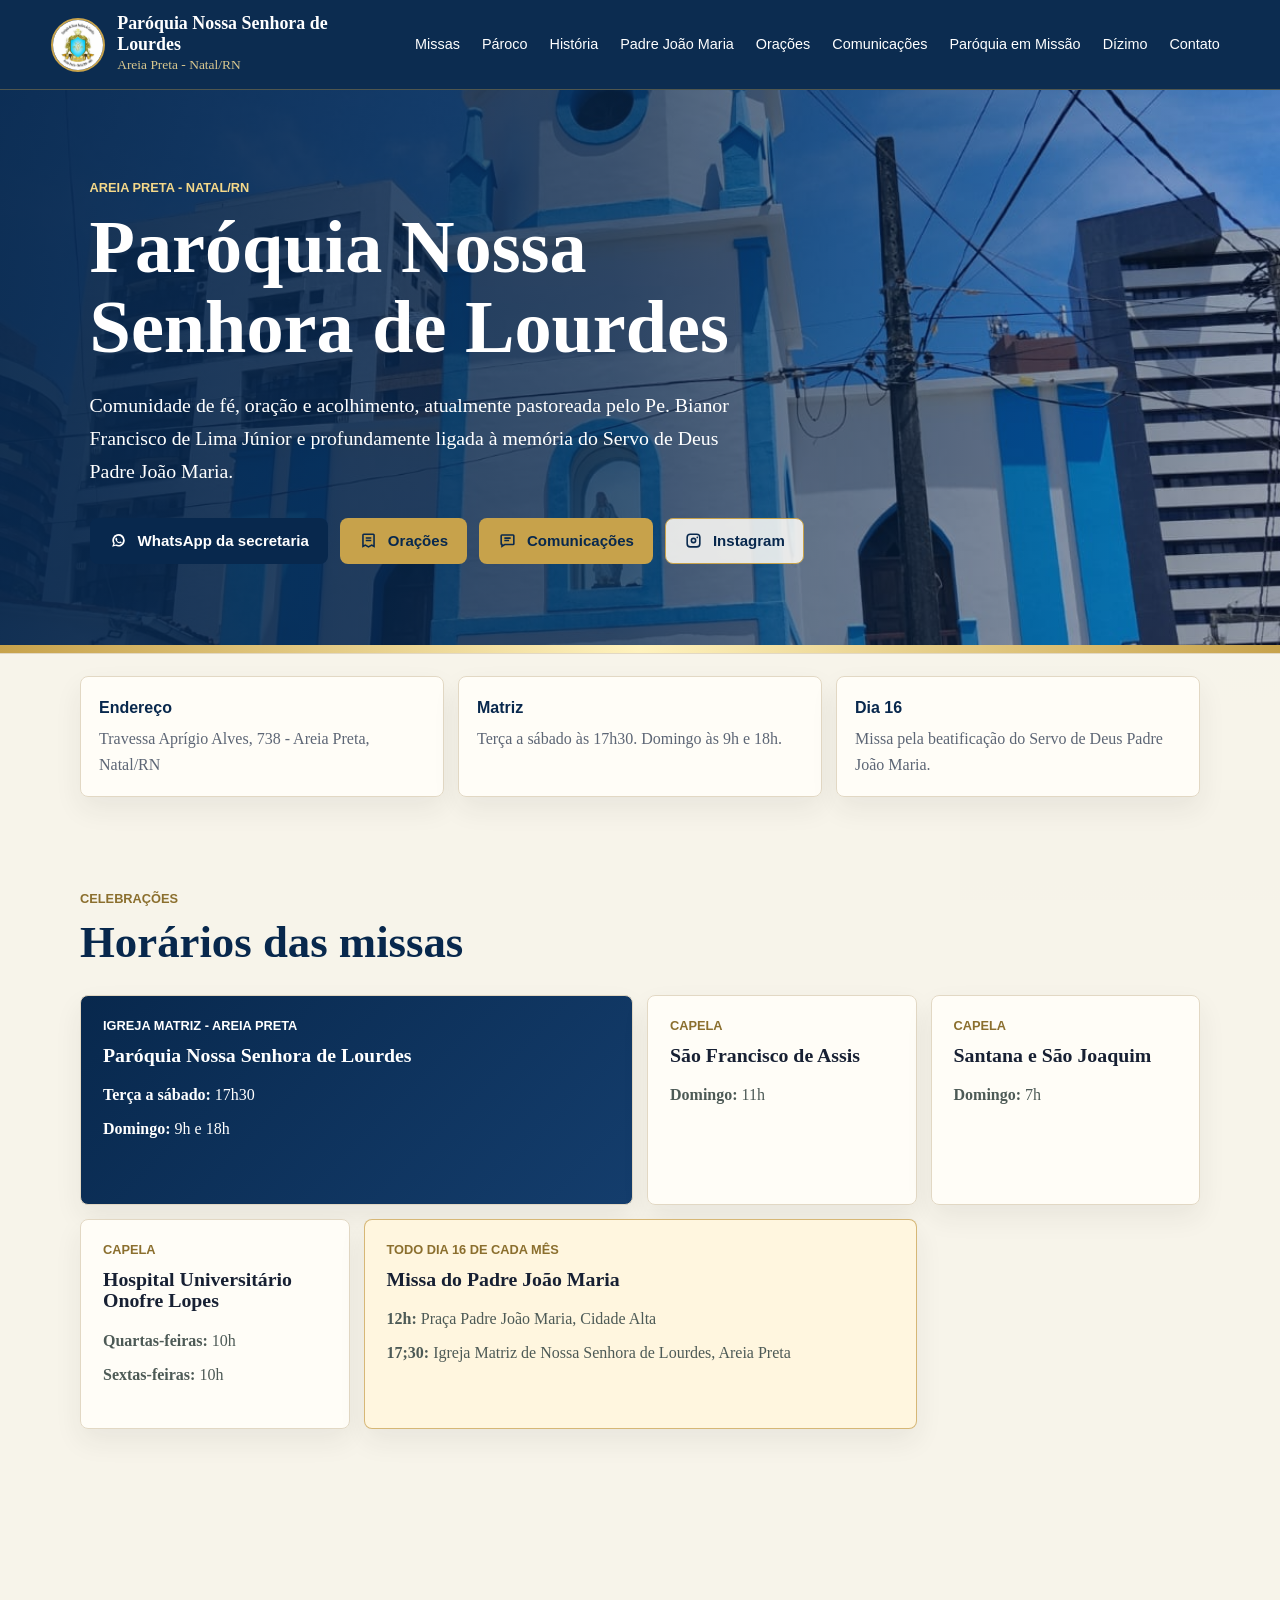
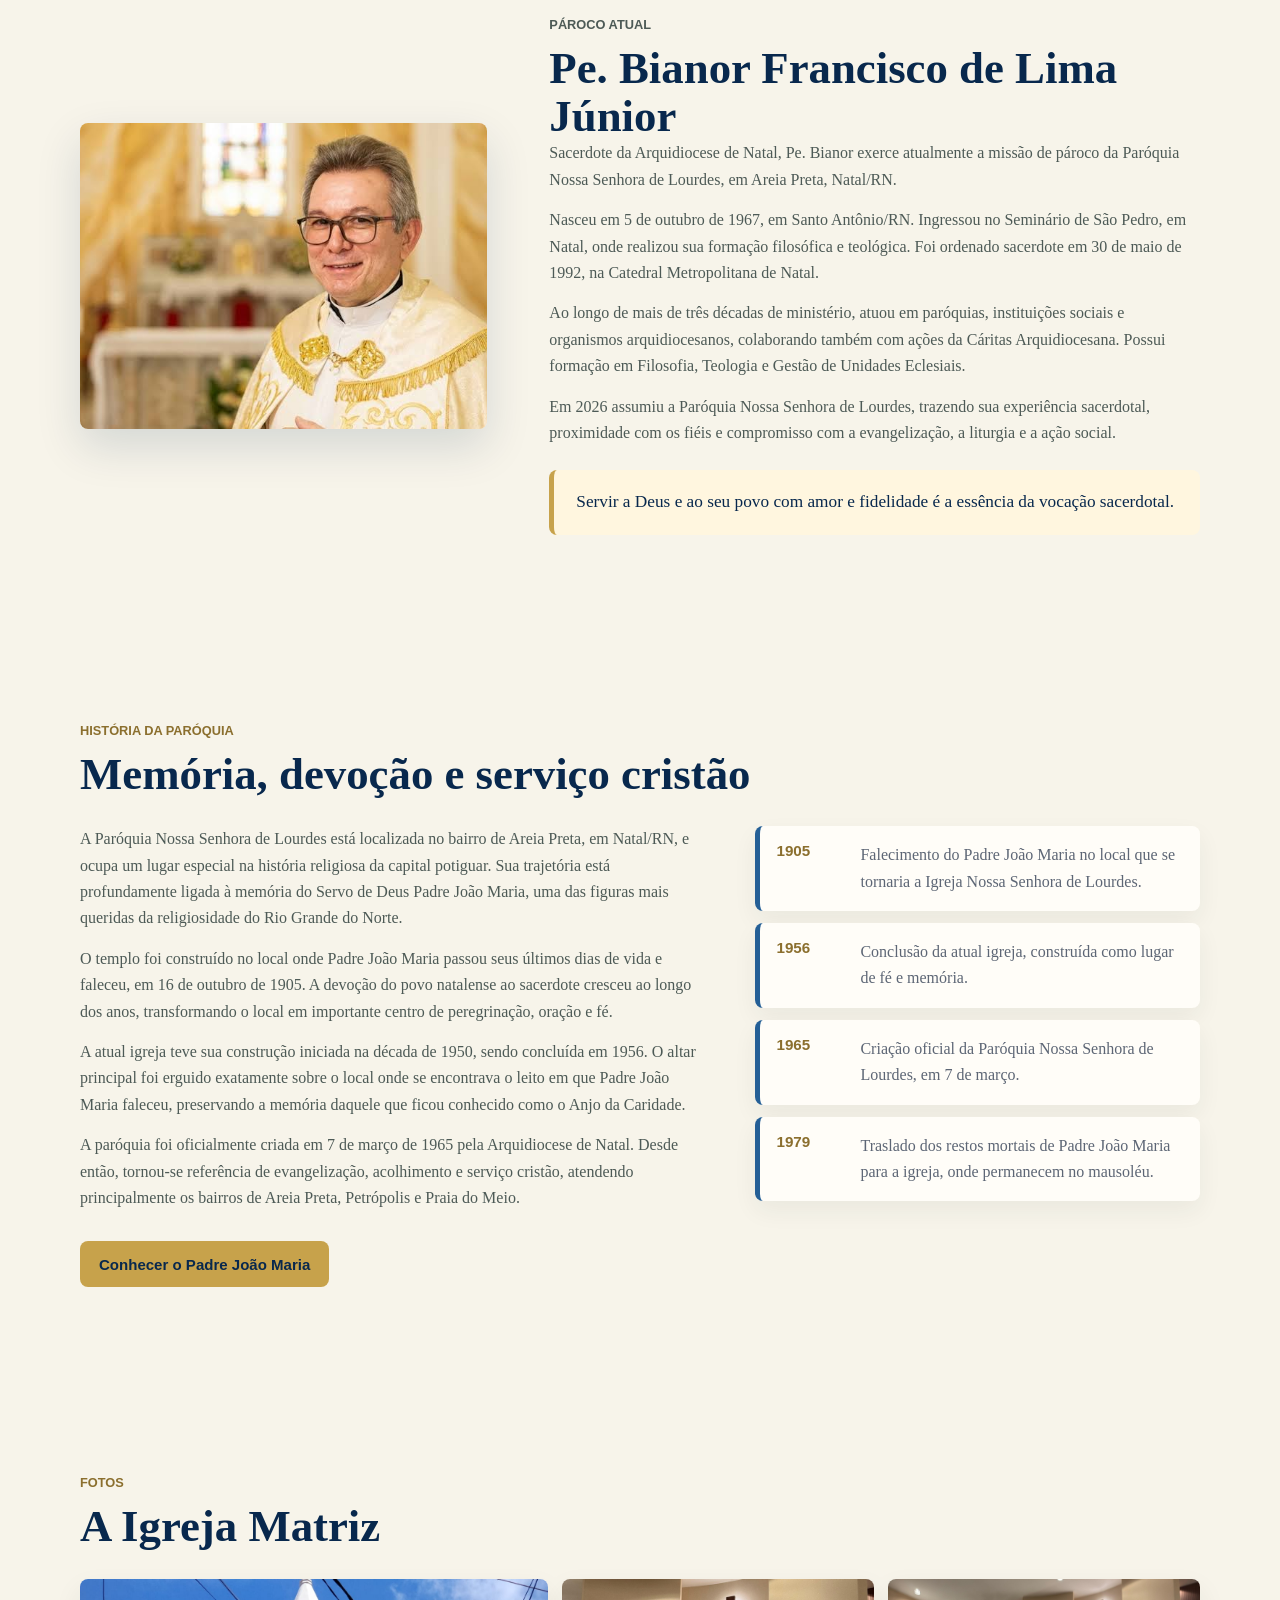
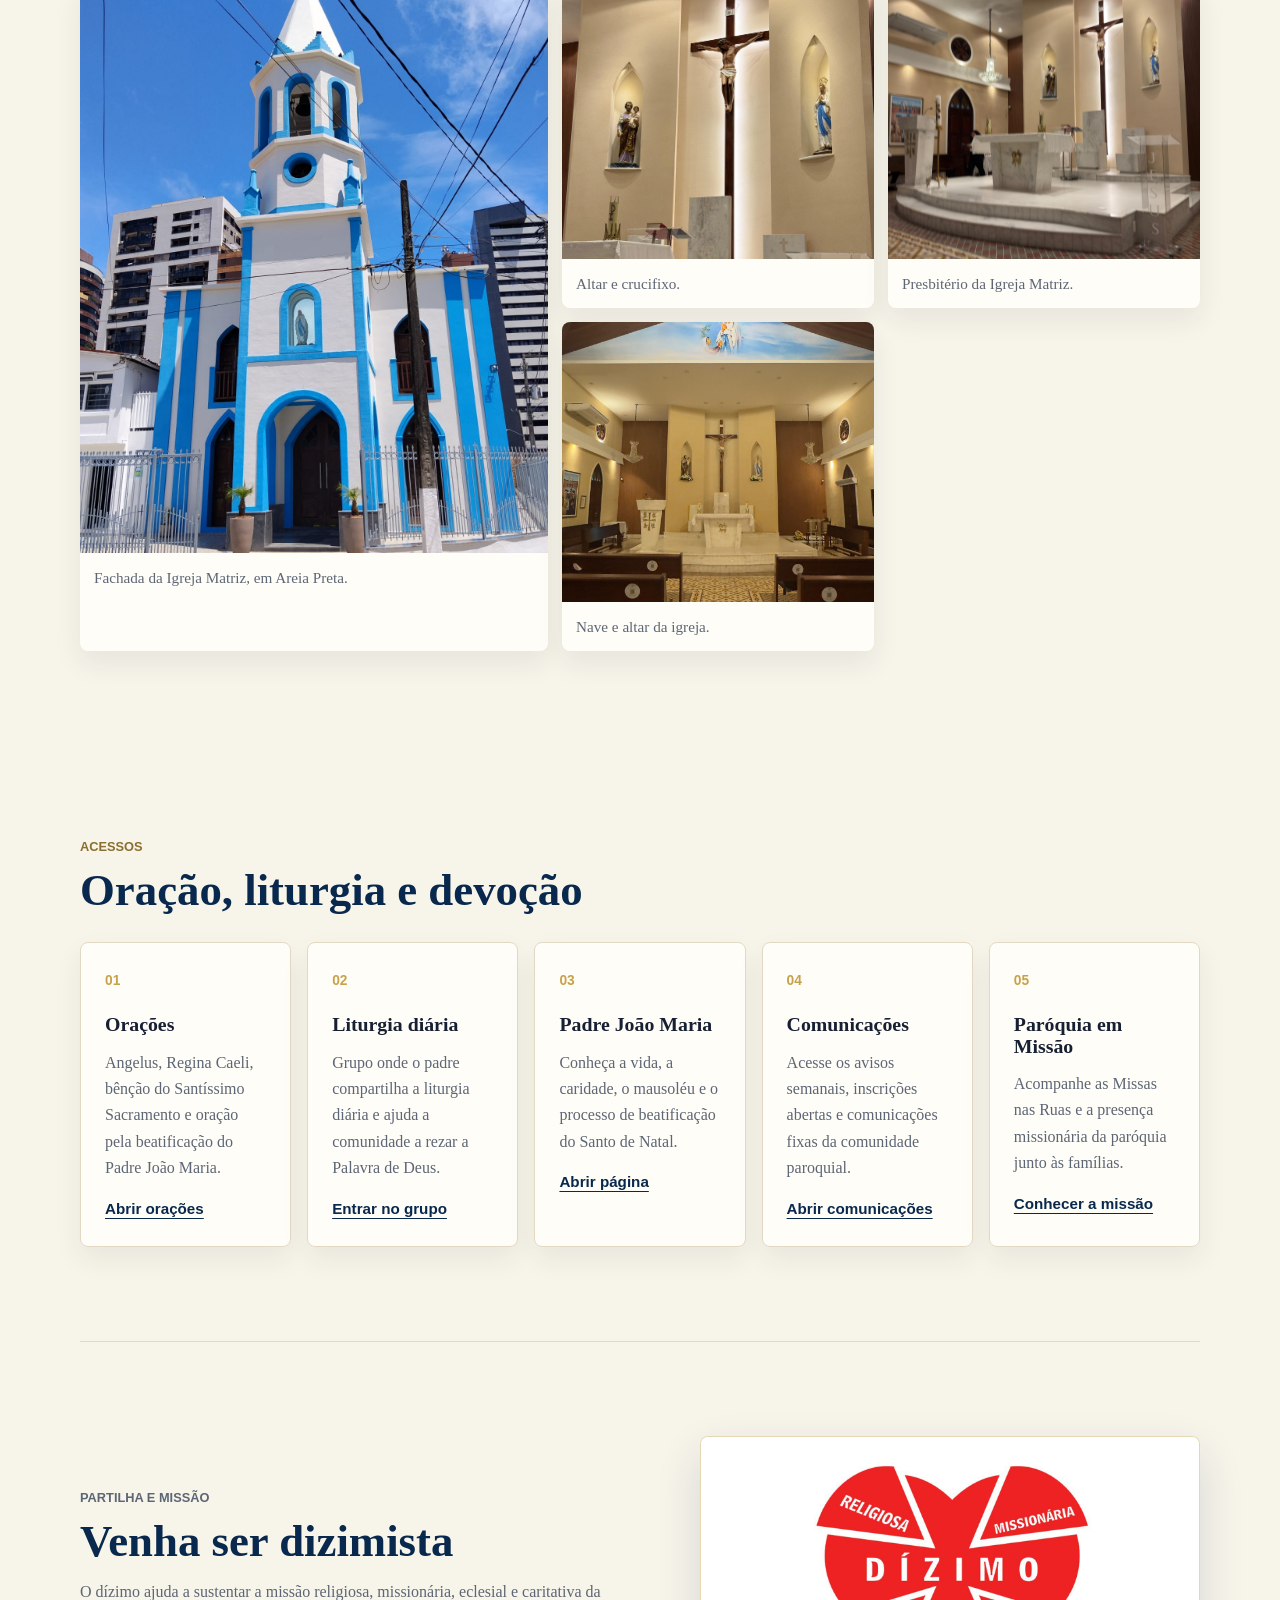
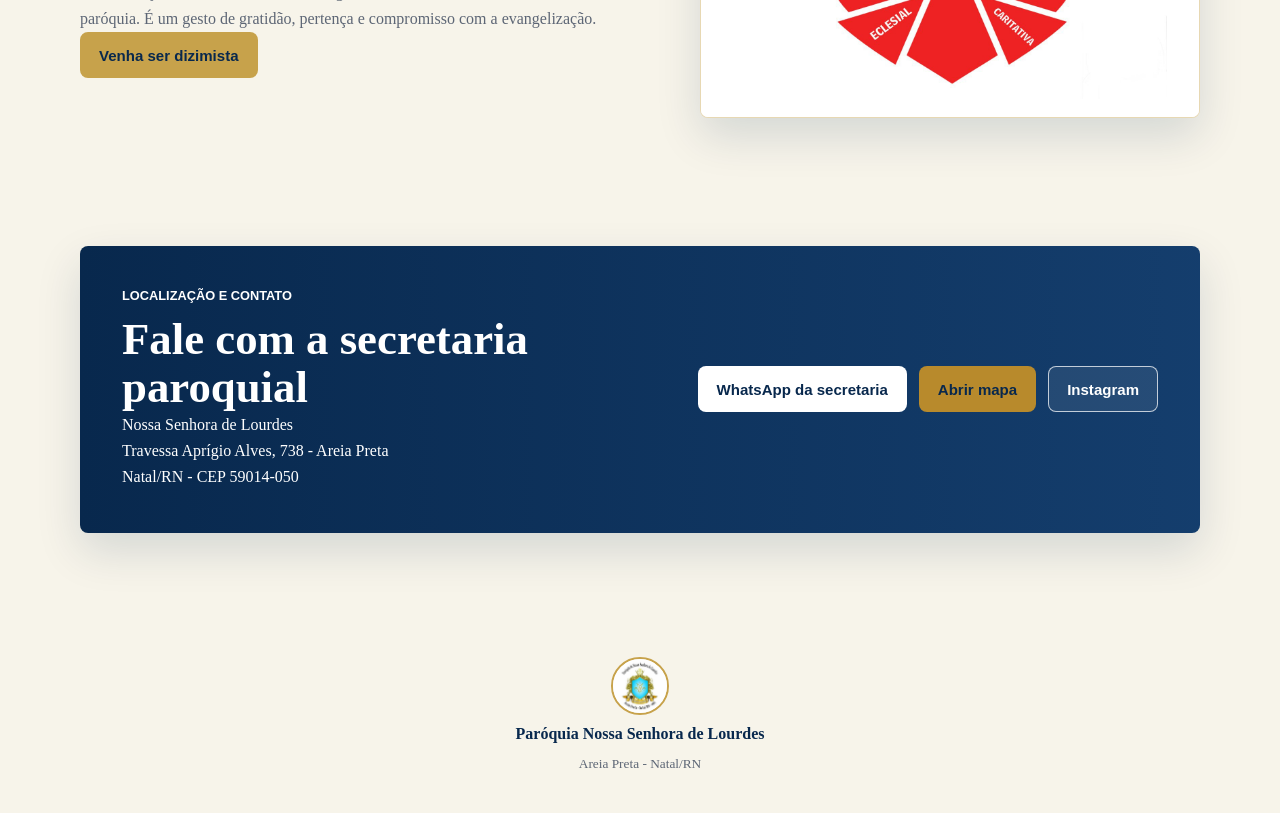
<file: index.html>
<!DOCTYPE html>
<html lang="pt-BR">
<head>
  <meta charset="UTF-8">
  <meta name="viewport" content="width=device-width, initial-scale=1.0">
  <meta name="description" content="Site da Paróquia Nossa Senhora de Lourdes, em Areia Preta, Natal/RN.">
  <title>Paróquia Nossa Senhora de Lourdes</title>
  <link rel="icon" href="assets/brasao.jpg">
  <link rel="stylesheet" href="styles.css">
</head>
<body>
  <header class="site-header">
    <a class="brand" href="index.html#inicio" aria-label="Início">
      <img src="assets/brasao.jpg" alt="Brasão da Paróquia Nossa Senhora de Lourdes">
      <span>
        <strong>Paróquia Nossa Senhora de Lourdes</strong>
        <small>Areia Preta - Natal/RN</small>
      </span>
    </a>

    <button class="menu-toggle" type="button" aria-expanded="false" aria-controls="site-menu">
      <span class="menu-icon" aria-hidden="true">
        <span></span>
        <span></span>
        <span></span>
      </span>
      <span>Menu</span>
    </button>

    <nav id="site-menu" class="site-menu" aria-label="Menu principal">
      <a href="#horarios">Missas</a>
      <a href="#paroco">Pároco</a>
      <a href="#historia">História</a>
      <a href="padre-joao-maria.html">Padre João Maria</a>
      <a href="oracoes-padre-bianor.html">Orações</a>
      <a href="comunicacoes.html">Comunicações</a>
      <a href="paroquia-em-missao.html">Paróquia em Missão</a>
      <a href="#dizimo">Dízimo</a>
      <a href="#contato">Contato</a>
    </nav>
  </header>

  <main id="inicio">
    <section class="hero hero-photo" aria-labelledby="titulo-principal">
      <div class="hero-content">
        <p class="eyebrow">Areia Preta - Natal/RN</p>
        <h1 id="titulo-principal">Paróquia Nossa Senhora de Lourdes</h1>
        <p class="hero-copy">
          Comunidade de fé, oração e acolhimento, atualmente pastoreada pelo
          Pe. Bianor Francisco de Lima Júnior e profundamente ligada à memória
          do Servo de Deus Padre João Maria.
        </p>
        <div class="hero-actions" aria-label="Acessos rápidos">
          <a class="button primary" data-link="whatsappParoquia" href="#">
            <svg viewBox="0 0 24 24" aria-hidden="true"><path d="M20 11.8a7.9 7.9 0 0 1-11.7 6.9L4 20l1.4-4.1A7.9 7.9 0 1 1 20 11.8Zm-7.9-5.7a5.8 5.8 0 0 0-5 8.7l.3.5-.8 2.3 2.4-.7.5.3a5.8 5.8 0 1 0 2.6-11.1Zm3.3 8.4c-.2.5-1.1 1-1.5 1-.4.1-.9.1-1.5-.1a8.2 8.2 0 0 1-3.6-3.2c-.4-.7-.8-1.4-.8-2 0-.7.4-1.2.6-1.4.1-.2.3-.2.5-.2h.4c.1 0 .3 0 .4.3l.6 1.5c.1.2.1.4 0 .5l-.3.5c-.1.1-.2.2-.1.4.1.2.5.9 1.1 1.4.8.7 1.4.9 1.6 1 .2.1.3 0 .4-.1l.6-.7c.1-.2.3-.2.5-.1l1.5.7c.2.1.3.2.3.3 0 .1 0 .4-.2.7Z"/></svg>
            WhatsApp da secretaria
          </a>
          <a class="button secondary" href="oracoes-padre-bianor.html">
            <svg viewBox="0 0 24 24" aria-hidden="true"><path d="M6 3h12a2 2 0 0 1 2 2v16l-4-2-4 2-4-2-4 2V5a2 2 0 0 1 2-2Zm0 2v12.8l2-1 4 2 4-2 2 1V5H6Zm2.5 3h7v1.8h-7V8Zm0 3.2h7v1.8h-7v-1.8Z"/></svg>
            Orações
          </a>
          <a class="button secondary" href="comunicacoes.html">
            <svg viewBox="0 0 24 24" aria-hidden="true"><path d="M5 4h14a2 2 0 0 1 2 2v10a2 2 0 0 1-2 2H9l-5 3v-3H5a2 2 0 0 1-2-2V6a2 2 0 0 1 2-2Zm0 2v10h1v1.5L8.4 16H19V6H5Zm3 2h8v2H8V8Zm0 3h6v2H8v-2Z"/></svg>
            Comunicações
          </a>
          <a class="button ghost" data-link="instagram" href="#">
            <svg viewBox="0 0 24 24" aria-hidden="true"><path d="M8 3h8a5 5 0 0 1 5 5v8a5 5 0 0 1-5 5H8a5 5 0 0 1-5-5V8a5 5 0 0 1 5-5Zm0 2a3 3 0 0 0-3 3v8a3 3 0 0 0 3 3h8a3 3 0 0 0 3-3V8a3 3 0 0 0-3-3H8Zm4 3.3A3.7 3.7 0 1 1 12 15.7 3.7 3.7 0 0 1 12 8.3Zm0 2A1.7 1.7 0 1 0 12 13.7 1.7 1.7 0 0 0 12 10.3ZM16.8 7a1.1 1.1 0 1 1-1.1 1.1A1.1 1.1 0 0 1 16.8 7Z"/></svg>
            Instagram
          </a>
        </div>
      </div>
    </section>

    <section class="section quick-section" aria-label="Destaques">
      <article>
        <strong>Endereço</strong>
        <span>Travessa Aprígio Alves, 738 - Areia Preta, Natal/RN</span>
      </article>
      <article>
        <strong>Matriz</strong>
        <span>Terça a sábado às 17h30. Domingo às 9h e 18h.</span>
      </article>
      <article>
        <strong>Dia 16</strong>
        <span>Missa pela beatificação do Servo de Deus Padre João Maria.</span>
      </article>
    </section>

    <section id="horarios" class="section" aria-labelledby="titulo-horarios">
      <div class="section-heading">
        <p class="eyebrow">Celebrações</p>
        <h2 id="titulo-horarios">Horários das missas</h2>
      </div>

      <div class="schedule-grid">
        <article class="schedule-card featured">
          <p class="eyebrow">Igreja Matriz - Areia Preta</p>
          <h3>Paróquia Nossa Senhora de Lourdes</h3>
          <ul class="clean-list">
            <li><strong>Terça a sábado:</strong> 17h30</li>
            <li><strong>Domingo:</strong> 9h e 18h</li>
          </ul>
        </article>

        <article class="schedule-card">
          <p class="eyebrow">Capela</p>
          <h3>São Francisco de Assis</h3>
          <ul class="clean-list">
            <li><strong>Domingo:</strong> 11h</li>
          </ul>
        </article>

        <article class="schedule-card">
          <p class="eyebrow">Capela</p>
          <h3>Santana e São Joaquim</h3>
          <ul class="clean-list">
            <li><strong>Domingo:</strong> 7h</li>
          </ul>
        </article>

        <article class="schedule-card">
          <p class="eyebrow">Capela</p>
          <h3>Hospital Universitário Onofre Lopes</h3>
          <ul class="clean-list">
            <li><strong>Quartas-feiras:</strong> 10h</li>
            <li><strong>Sextas-feiras:</strong> 10h</li>
          </ul>
        </article>

        <article class="schedule-card wide">
          <p class="eyebrow">Todo dia 16 de cada mês</p>
          <h3>Missa do Padre João Maria</h3>
          <ul class="clean-list">
            <li><strong>12h:</strong> Praça Padre João Maria, Cidade Alta</li>
            <li><strong>17;30:</strong> Igreja Matriz de Nossa Senhora de Lourdes, Areia Preta</li>
          </ul>
        </article>
      </div>
    </section>

    <section id="paroco" class="section profile-section" aria-labelledby="titulo-paroco">
      <div class="profile-media">
        <img src="assets/padre-bianor.jpg" alt="Pe. Bianor Francisco de Lima Júnior">
      </div>
      <div class="profile-copy">
        <p class="eyebrow">Pároco atual</p>
        <h2 id="titulo-paroco">Pe. Bianor Francisco de Lima Júnior</h2>
        <p>
          Sacerdote da Arquidiocese de Natal, Pe. Bianor exerce atualmente a missão
          de pároco da Paróquia Nossa Senhora de Lourdes, em Areia Preta, Natal/RN.
        </p>
        <p>
          Nasceu em 5 de outubro de 1967, em Santo Antônio/RN. Ingressou no Seminário
          de São Pedro, em Natal, onde realizou sua formação filosófica e teológica.
          Foi ordenado sacerdote em 30 de maio de 1992, na Catedral Metropolitana de Natal.
        </p>
        <p>
          Ao longo de mais de três décadas de ministério, atuou em paróquias, instituições
          sociais e organismos arquidiocesanos, colaborando também com ações da Cáritas
          Arquidiocesana. Possui formação em Filosofia, Teologia e Gestão de Unidades
          Eclesiais.
        </p>
        <p>
          Em 2026 assumiu a Paróquia Nossa Senhora de Lourdes, trazendo sua experiência
          sacerdotal, proximidade com os fiéis e compromisso com a evangelização, a liturgia
          e a ação social.
        </p>
        <blockquote>Servir a Deus e ao seu povo com amor e fidelidade é a essência da vocação sacerdotal.</blockquote>
      </div>
    </section>

    <section id="historia" class="section history-section" aria-labelledby="titulo-historia">
      <div class="section-heading">
        <p class="eyebrow">História da paróquia</p>
        <h2 id="titulo-historia">Memória, devoção e serviço cristão</h2>
      </div>

      <div class="story-grid">
        <div class="story-copy">
          <p>
            A Paróquia Nossa Senhora de Lourdes está localizada no bairro de Areia Preta,
            em Natal/RN, e ocupa um lugar especial na história religiosa da capital potiguar.
            Sua trajetória está profundamente ligada à memória do Servo de Deus Padre João Maria,
            uma das figuras mais queridas da religiosidade do Rio Grande do Norte.
          </p>
          <p>
            O templo foi construído no local onde Padre João Maria passou seus últimos dias
            de vida e faleceu, em 16 de outubro de 1905. A devoção do povo natalense ao sacerdote
            cresceu ao longo dos anos, transformando o local em importante centro de peregrinação,
            oração e fé.
          </p>
          <p>
            A atual igreja teve sua construção iniciada na década de 1950, sendo concluída em 1956.
            O altar principal foi erguido exatamente sobre o local onde se encontrava o leito em que
            Padre João Maria faleceu, preservando a memória daquele que ficou conhecido como
            o Anjo da Caridade.
          </p>
          <p>
            A paróquia foi oficialmente criada em 7 de março de 1965 pela Arquidiocese de Natal.
            Desde então, tornou-se referência de evangelização, acolhimento e serviço cristão,
            atendendo principalmente os bairros de Areia Preta, Petrópolis e Praia do Meio.
          </p>
        </div>
        <div class="timeline">
          <article>
            <span>1905</span>
            <p>Falecimento do Padre João Maria no local que se tornaria a Igreja Nossa Senhora de Lourdes.</p>
          </article>
          <article>
            <span>1956</span>
            <p>Conclusão da atual igreja, construída como lugar de fé e memória.</p>
          </article>
          <article>
            <span>1965</span>
            <p>Criação oficial da Paróquia Nossa Senhora de Lourdes, em 7 de março.</p>
          </article>
          <article>
            <span>1979</span>
            <p>Traslado dos restos mortais de Padre João Maria para a igreja, onde permanecem no mausoléu.</p>
          </article>
        </div>
      </div>

      <div class="section-actions">
        <a class="button secondary" href="padre-joao-maria.html">Conhecer o Padre João Maria</a>
      </div>
    </section>

    <section class="section gallery-section" aria-labelledby="titulo-galeria">
      <div class="section-heading">
        <p class="eyebrow">Fotos</p>
        <h2 id="titulo-galeria">A Igreja Matriz</h2>
      </div>

      <div class="gallery-grid">
        <figure class="gallery-large">
          <img src="assets/igreja-fachada.jpeg" alt="Fachada da Igreja Matriz de Nossa Senhora de Lourdes">
          <figcaption>Fachada da Igreja Matriz, em Areia Preta.</figcaption>
        </figure>
        <figure>
          <img src="assets/igreja-altar-crucifixo.jpeg" alt="Altar com crucifixo da Igreja Matriz">
          <figcaption>Altar e crucifixo.</figcaption>
        </figure>
        <figure>
          <img src="assets/igreja-presbiterio.jpeg" alt="Presbitério da Igreja Matriz">
          <figcaption>Presbitério da Igreja Matriz.</figcaption>
        </figure>
        <figure>
          <img src="assets/igreja-nave.jpeg" alt="Nave da Igreja Matriz">
          <figcaption>Nave e altar da igreja.</figcaption>
        </figure>
      </div>
    </section>

    <section class="section cards-section" aria-labelledby="titulo-caminhos">
      <div class="section-heading">
        <p class="eyebrow">Acessos</p>
        <h2 id="titulo-caminhos">Oração, liturgia e devoção</h2>
      </div>

      <div class="access-grid">
        <article class="feature-card">
          <span class="feature-mark">01</span>
          <h3>Orações</h3>
          <p>Angelus, Regina Caeli, bênção do Santíssimo Sacramento e oração pela beatificação do Padre João Maria.</p>
          <a class="text-link" href="oracoes-padre-bianor.html">Abrir orações</a>
        </article>
        <article class="feature-card">
          <span class="feature-mark">02</span>
          <h3>Liturgia diária</h3>
          <p>Grupo onde o padre compartilha a liturgia diária e ajuda a comunidade a rezar a Palavra de Deus.</p>
          <a class="text-link" data-link="grupoLiturgia" href="#">Entrar no grupo</a>
        </article>
        <article class="feature-card">
          <span class="feature-mark">03</span>
          <h3>Padre João Maria</h3>
          <p>Conheça a vida, a caridade, o mausoléu e o processo de beatificação do Santo de Natal.</p>
          <a class="text-link" href="padre-joao-maria.html">Abrir página</a>
        </article>
        <article class="feature-card">
          <span class="feature-mark">04</span>
          <h3>Comunicações</h3>
          <p>Acesse os avisos semanais, inscrições abertas e comunicações fixas da comunidade paroquial.</p>
          <a class="text-link" href="comunicacoes.html">Abrir comunicações</a>
        </article>
        <article class="feature-card">
          <span class="feature-mark">05</span>
          <h3>Paróquia em Missão</h3>
          <p>Acompanhe as Missas nas Ruas e a presença missionária da paróquia junto às famílias.</p>
          <a class="text-link" href="paroquia-em-missao.html">Conhecer a missão</a>
        </article>
      </div>
    </section>

    <section id="dizimo" class="section tithe-section" aria-labelledby="titulo-dizimo">
      <div class="tithe-copy">
        <p class="eyebrow">Partilha e missão</p>
        <h2 id="titulo-dizimo">Venha ser dizimista</h2>
        <p>
          O dízimo ajuda a sustentar a missão religiosa, missionária, eclesial e caritativa
          da paróquia. É um gesto de gratidão, pertença e compromisso com a evangelização.
        </p>
        <a class="button secondary" data-link="whatsappParoquia" href="#">Venha ser dizimista</a>
      </div>
      <div class="tithe-media">
        <img src="assets/dizimo.jpeg" alt="Dízimo: dimensão religiosa, missionária, eclesial e caritativa">
      </div>
    </section>

    <section id="contato" class="section contact-section" aria-labelledby="titulo-contato">
      <div class="contact-panel">
        <div>
          <p class="eyebrow">Localização e contato</p>
          <h2 id="titulo-contato">Fale com a secretaria paroquial</h2>
          <p>
            Nossa Senhora de Lourdes<br>
            Travessa Aprígio Alves, 738 - Areia Preta<br>
            Natal/RN - CEP 59014-050
          </p>
        </div>
        <div class="contact-actions">
          <a class="button primary" data-link="whatsappParoquia" href="#">WhatsApp da secretaria</a>
          <a class="button secondary" data-link="mapa" href="#">Abrir mapa</a>
          <a class="button ghost" data-link="instagram" href="#">Instagram</a>
        </div>
      </div>
    </section>
  </main>

  <footer class="site-footer">
    <img src="assets/brasao.jpg" alt="">
    <p>Paróquia Nossa Senhora de Lourdes</p>
    <small>Areia Preta - Natal/RN</small>
  </footer>

  <script src="config.js"></script>
  <script src="script.js"></script>
</body>
</html>
</file>
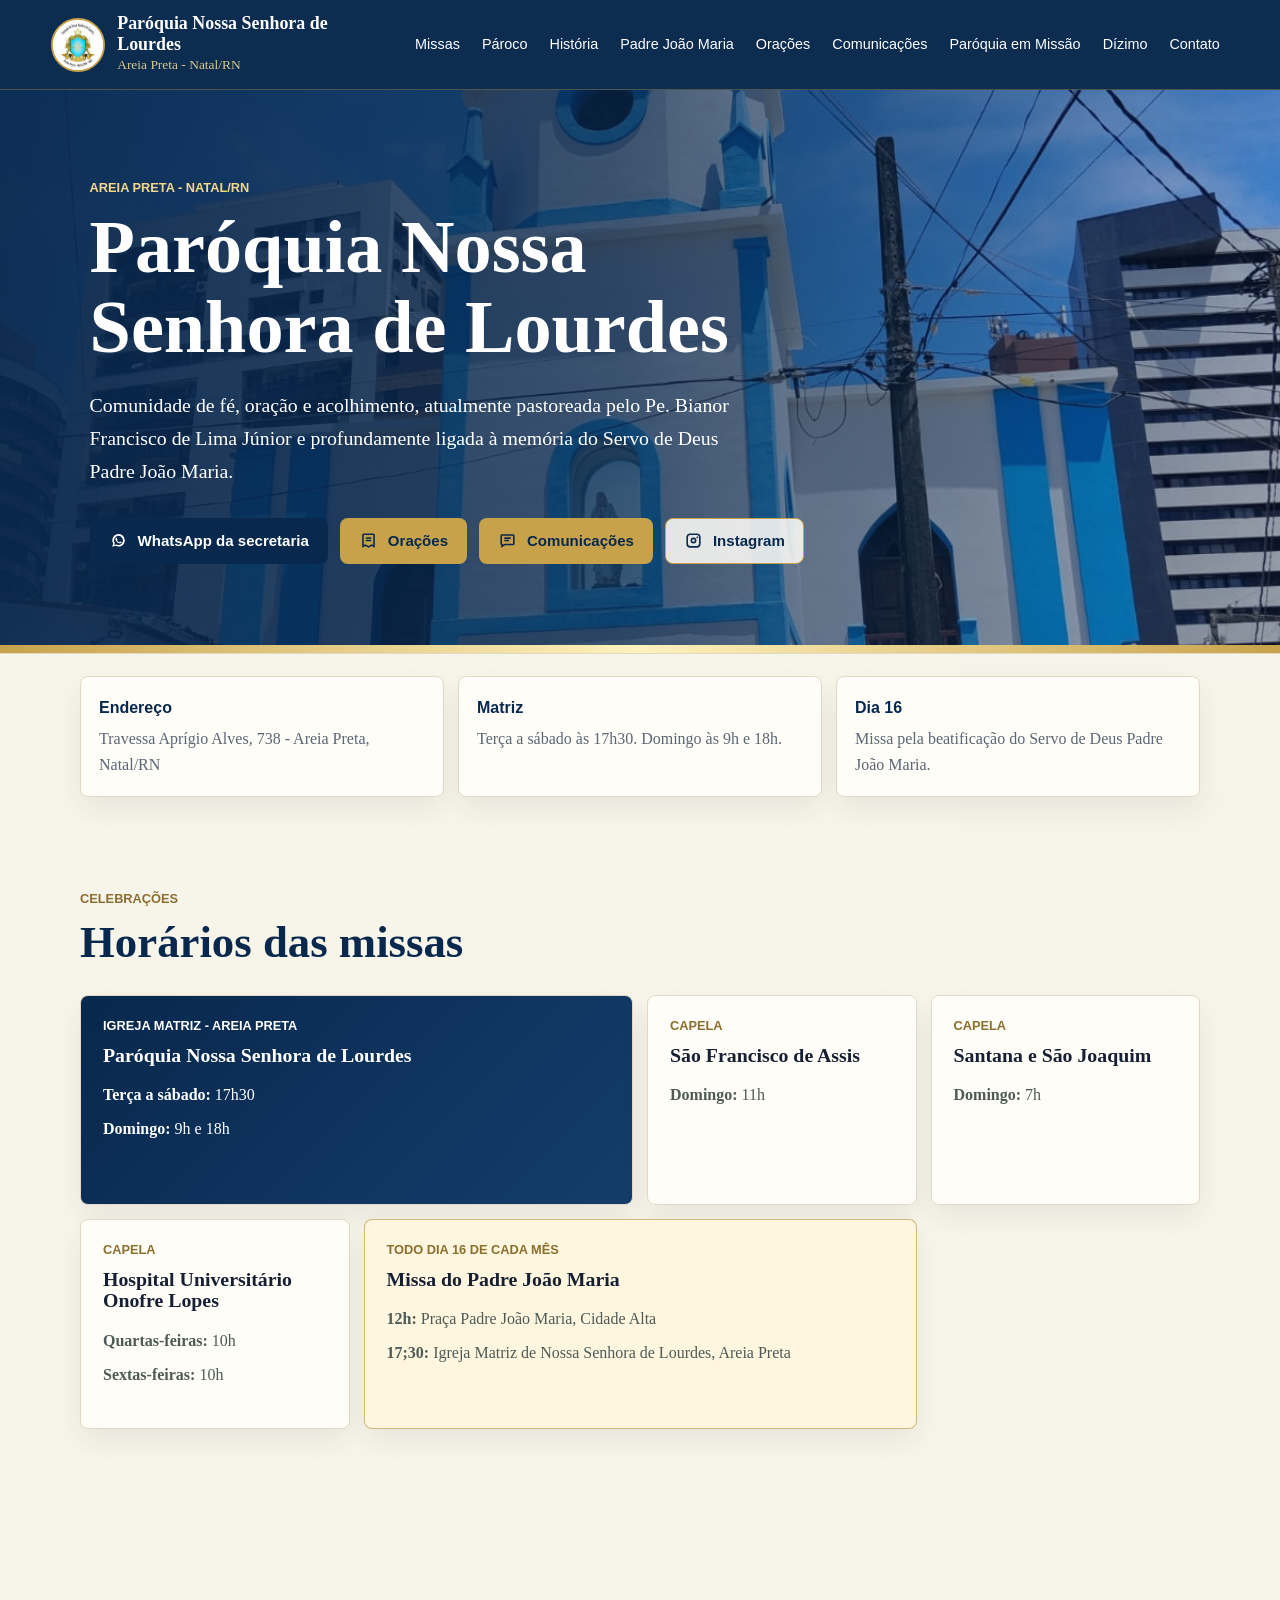
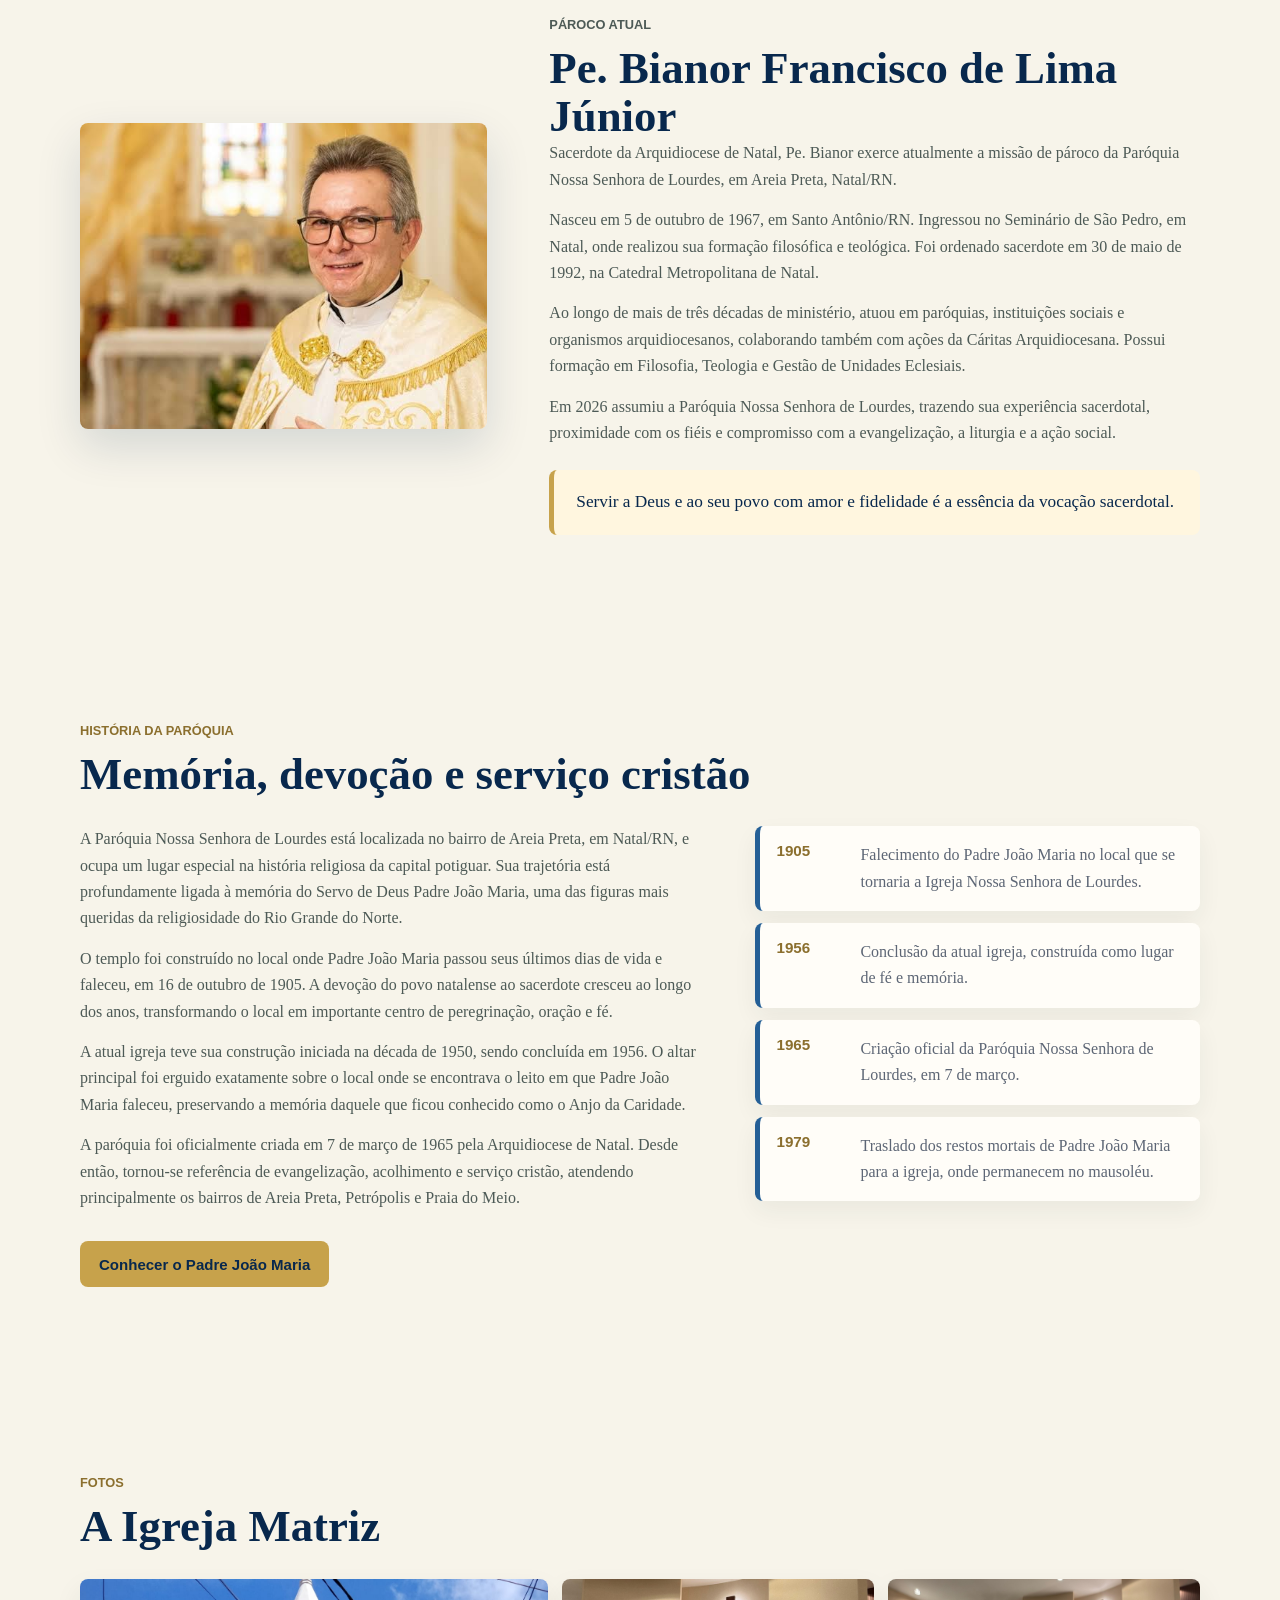
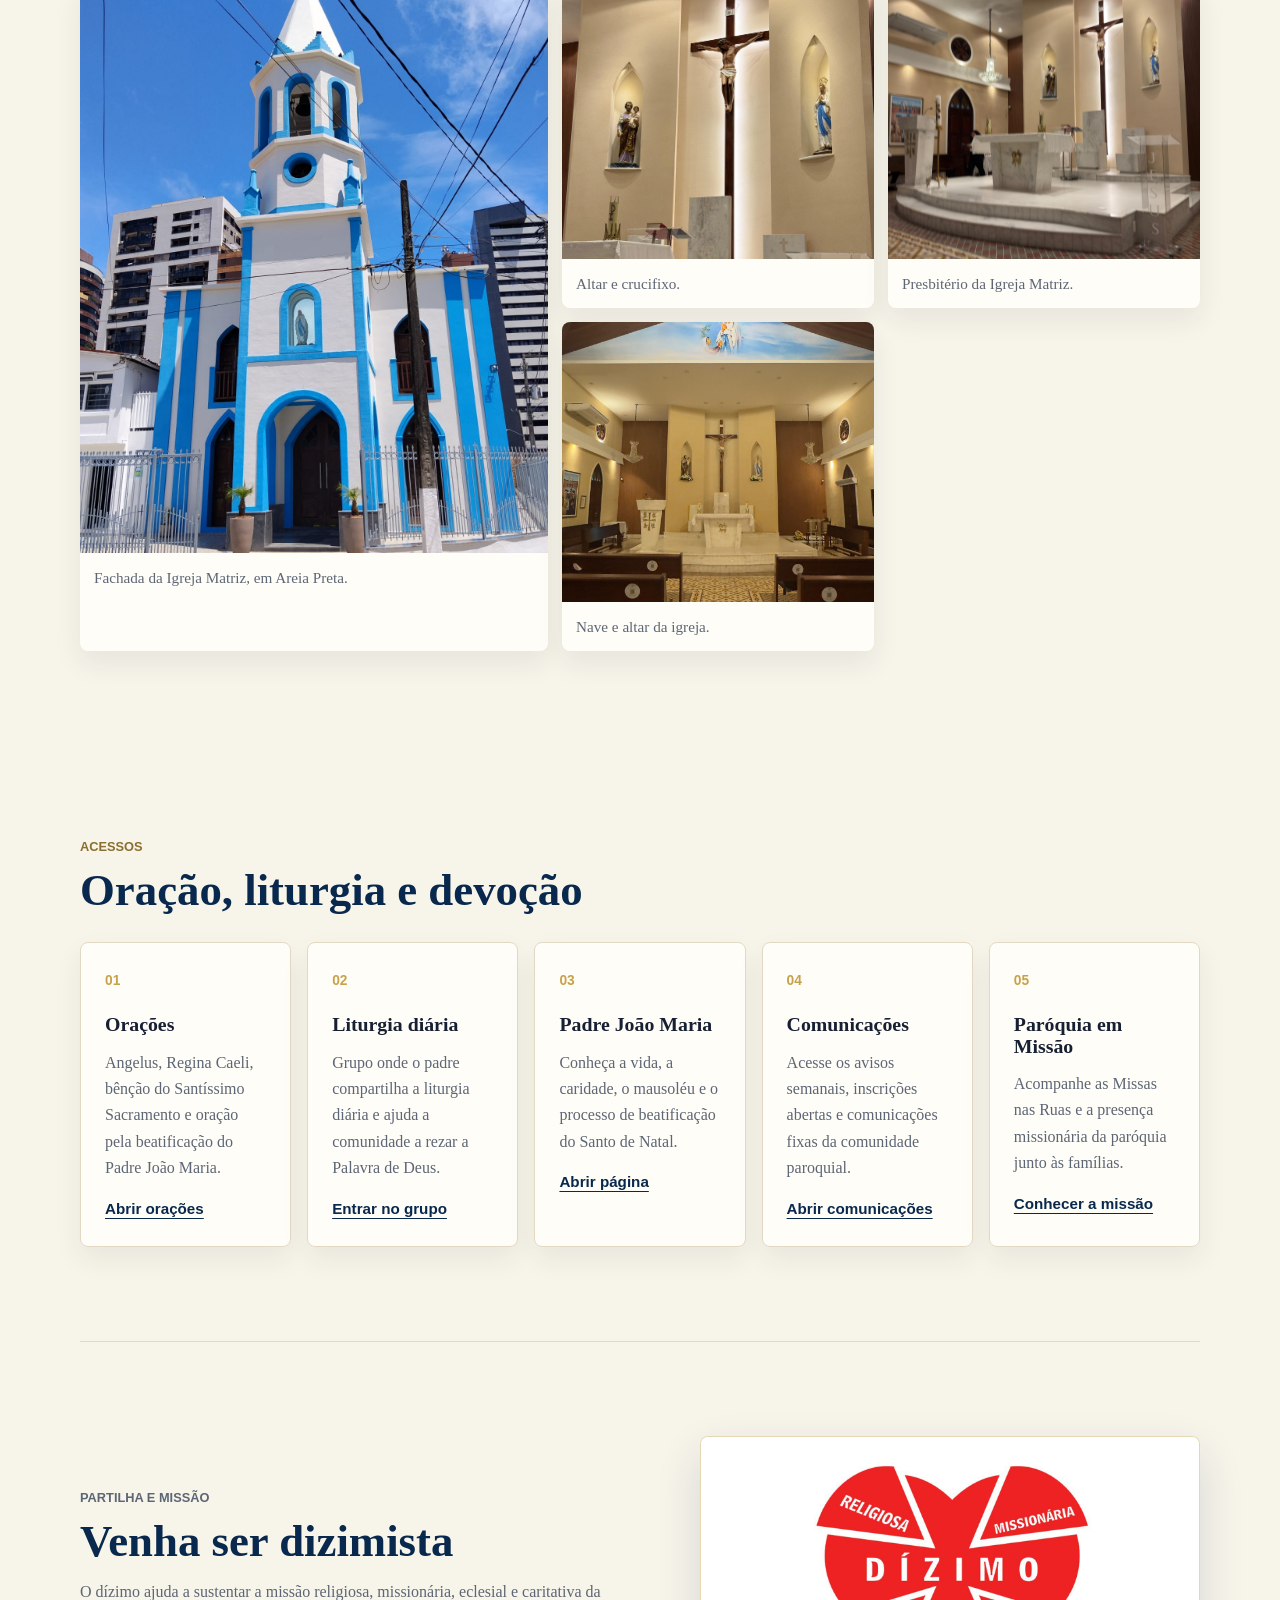
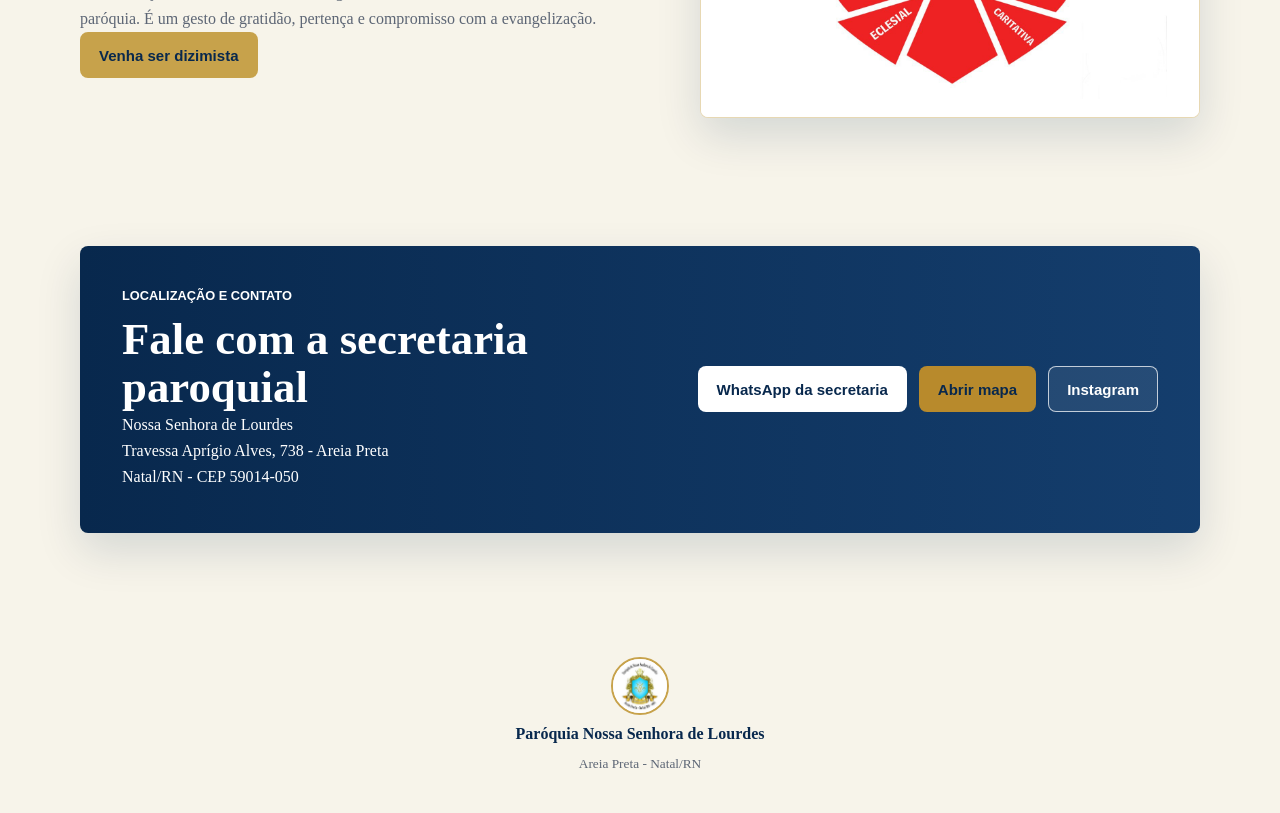
<file: CLIQUE-AQUI-PARA-ABRIR.html>
<!DOCTYPE html>
<html lang="pt-BR">
<head>
  <meta charset="UTF-8">
  <meta http-equiv="refresh" content="0; url=index.html">
  <meta name="viewport" content="width=device-width, initial-scale=1.0">
  <title>Abrir site da paróquia</title>
  <style>
    body {
      margin: 0;
      min-height: 100vh;
      display: grid;
      place-items: center;
      background: #fbf7ed;
      color: #075e63;
      font-family: Arial, Helvetica, sans-serif;
      text-align: center;
      padding: 24px;
    }

    a {
      color: #075e63;
      font-weight: 700;
    }
  </style>
</head>
<body>
  <main>
    <h1>Abrindo o site...</h1>
    <p>Se não abrir sozinho, <a href="index.html">clique aqui</a>.</p>
  </main>
</body>
</html>
</file>
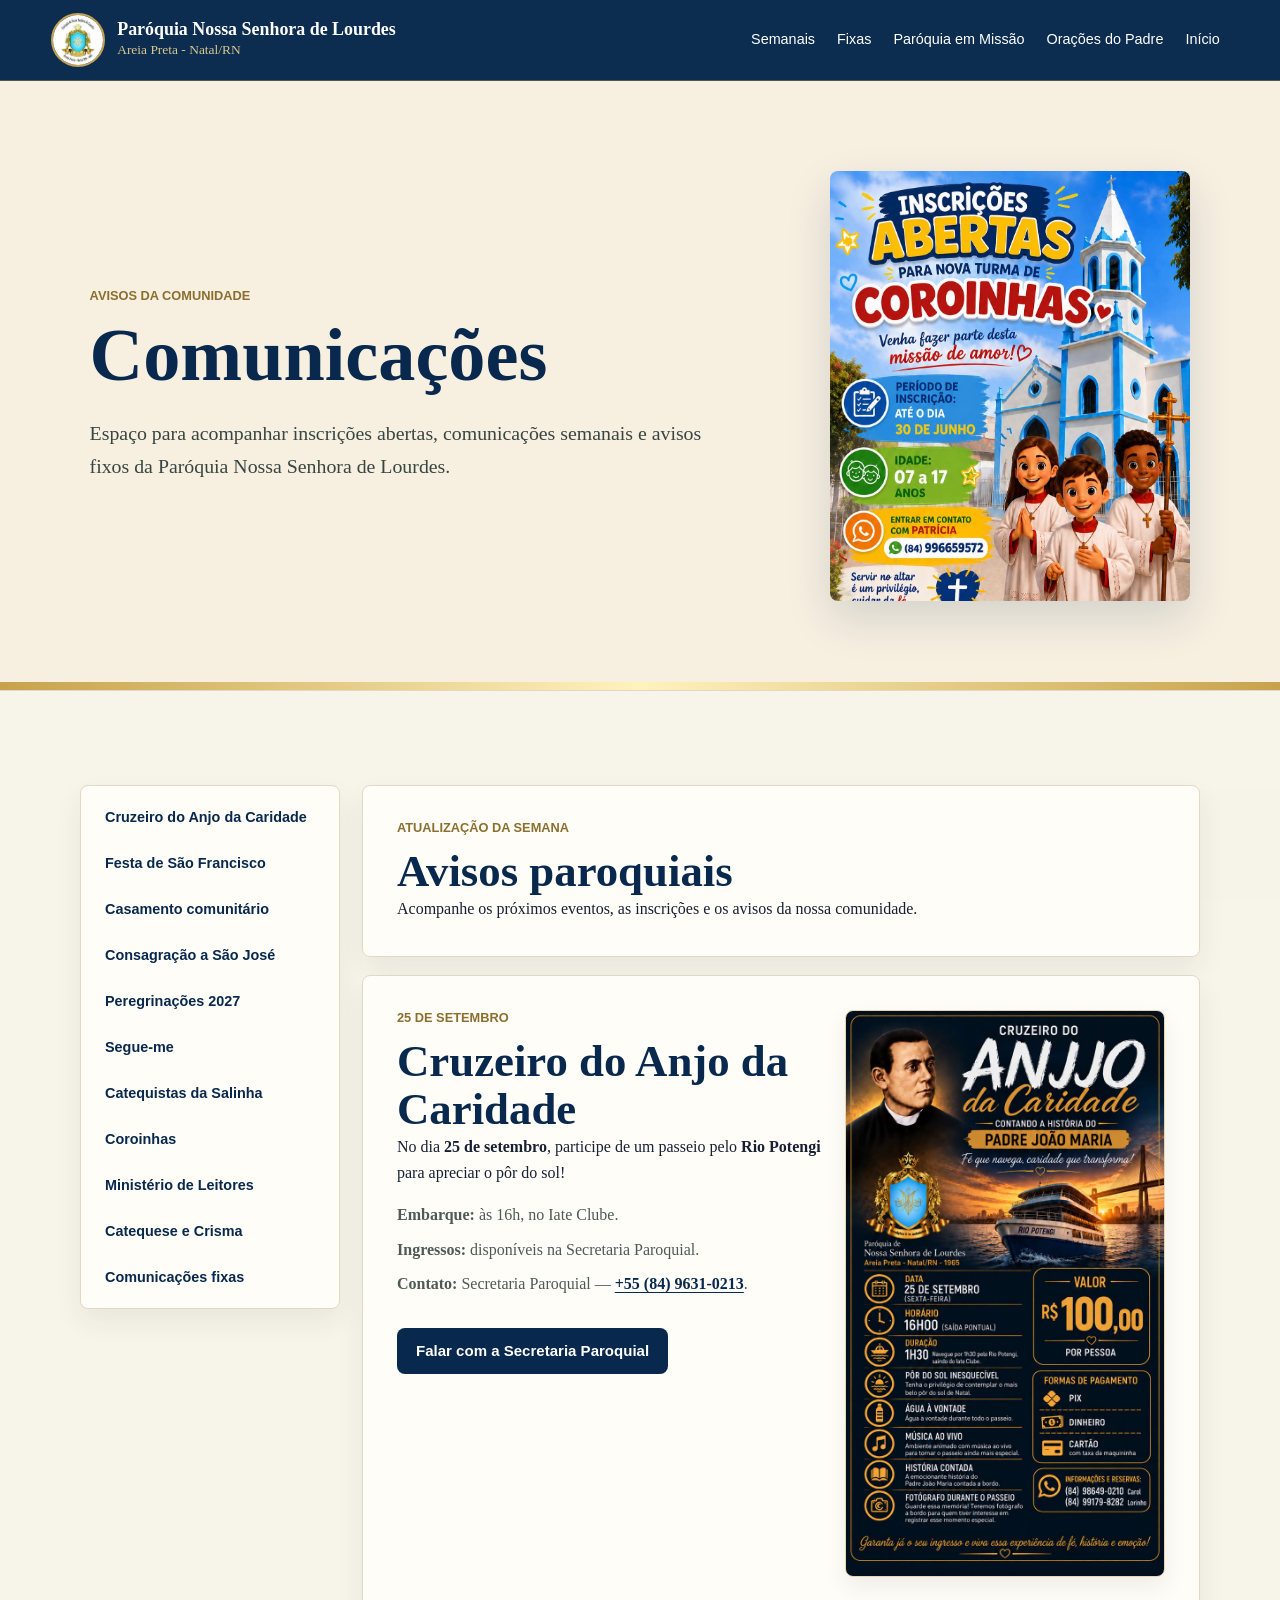
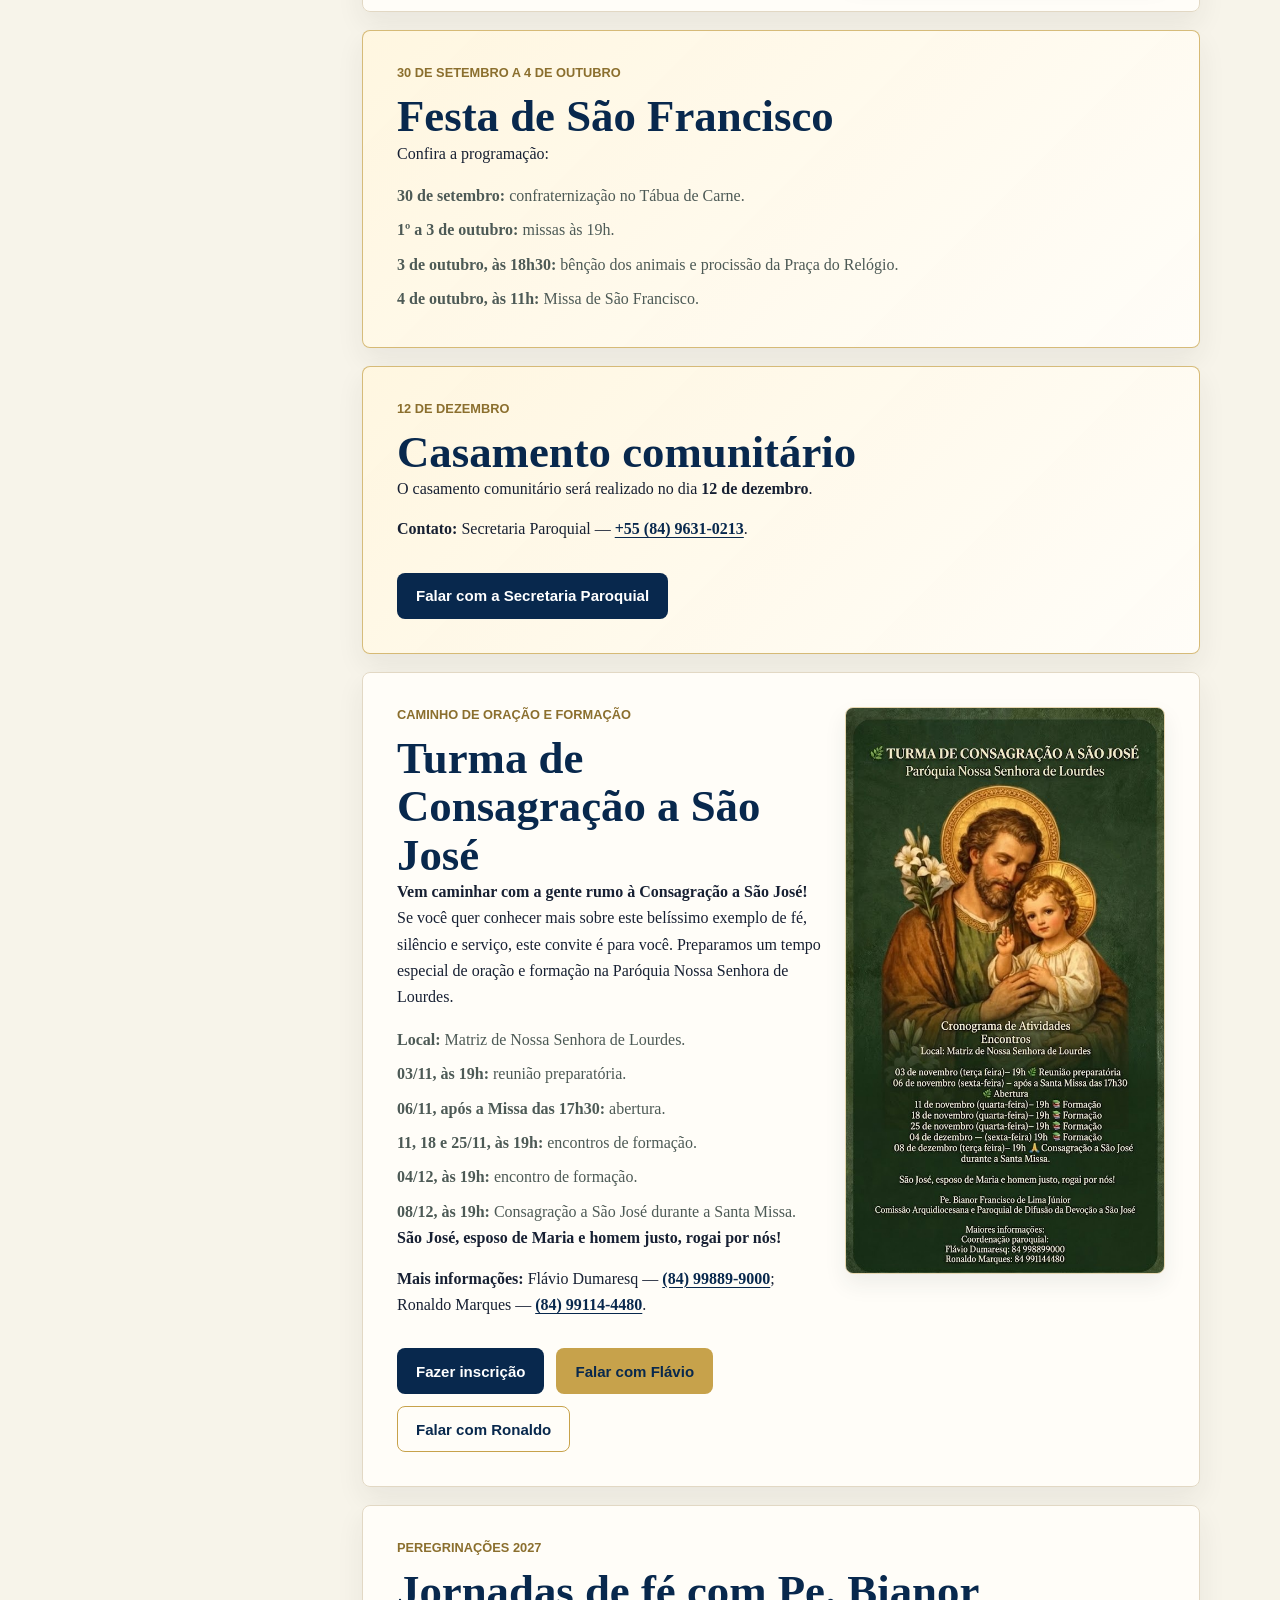
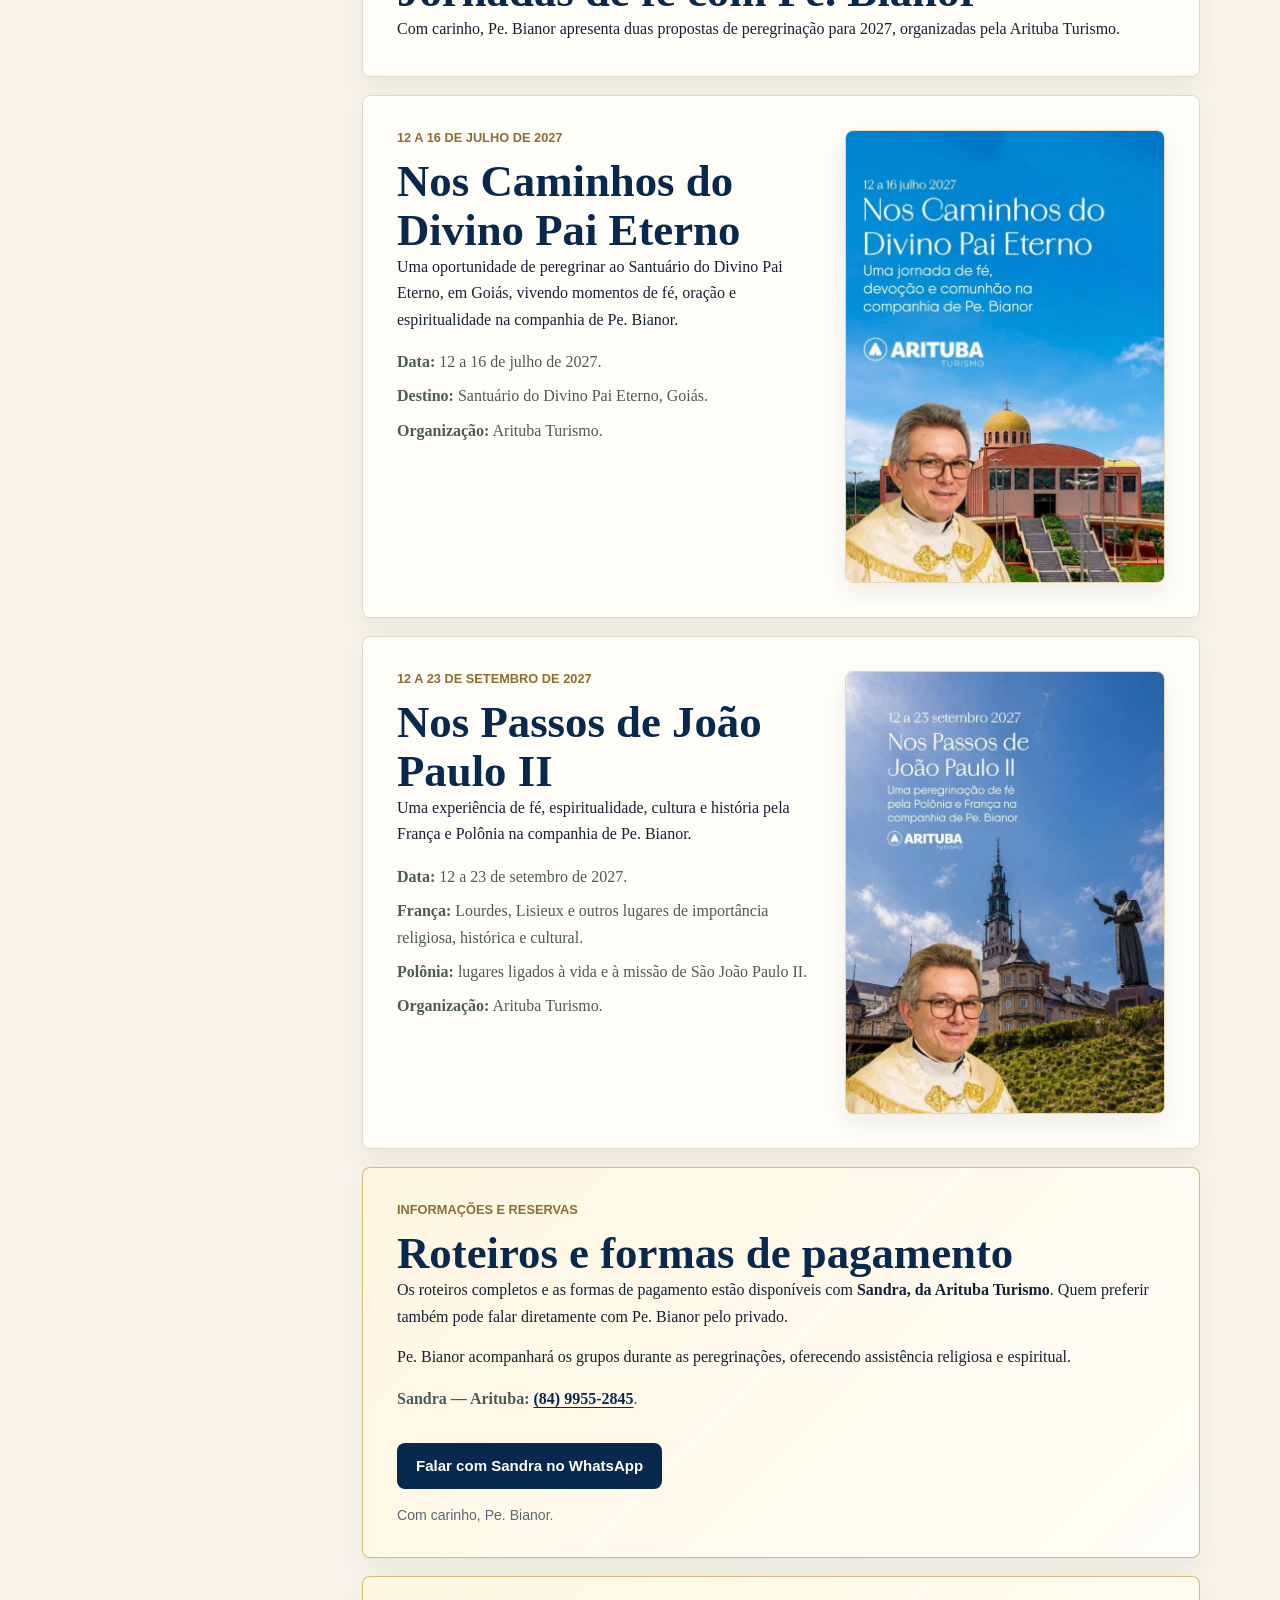
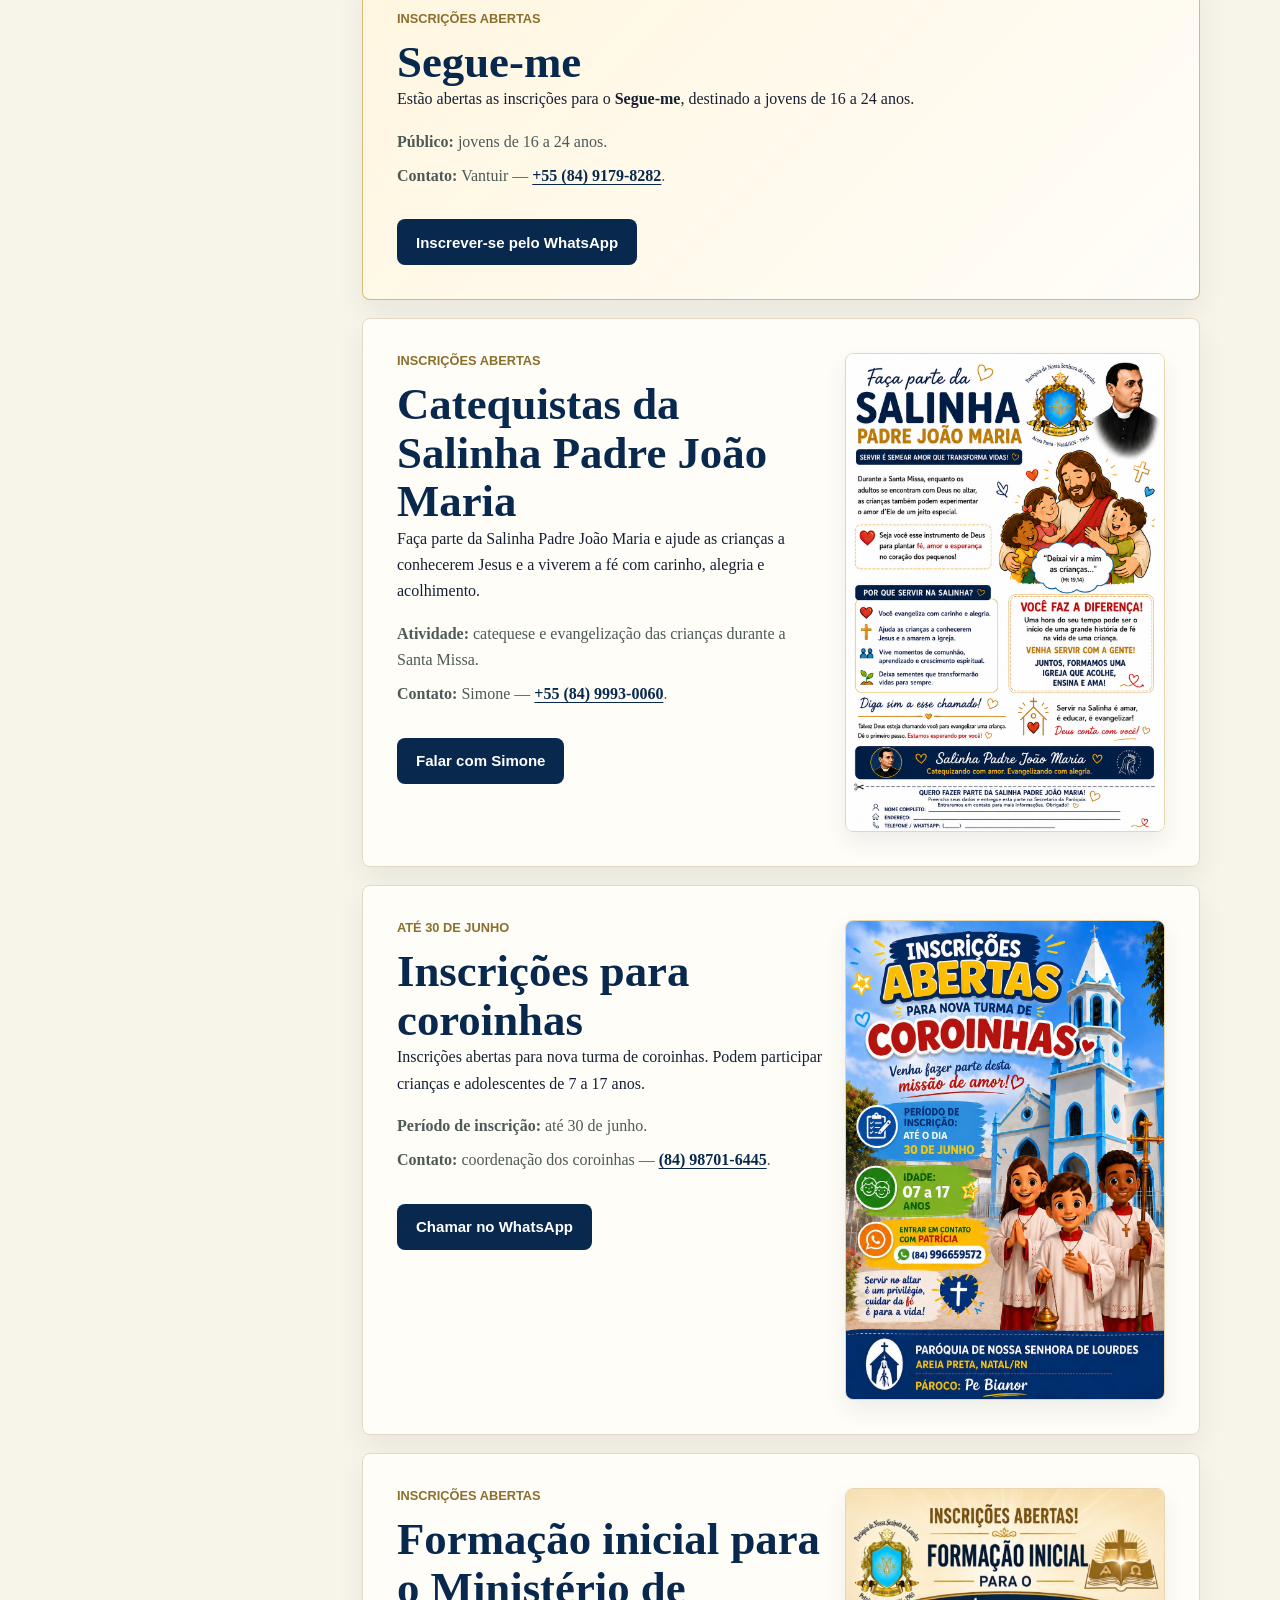
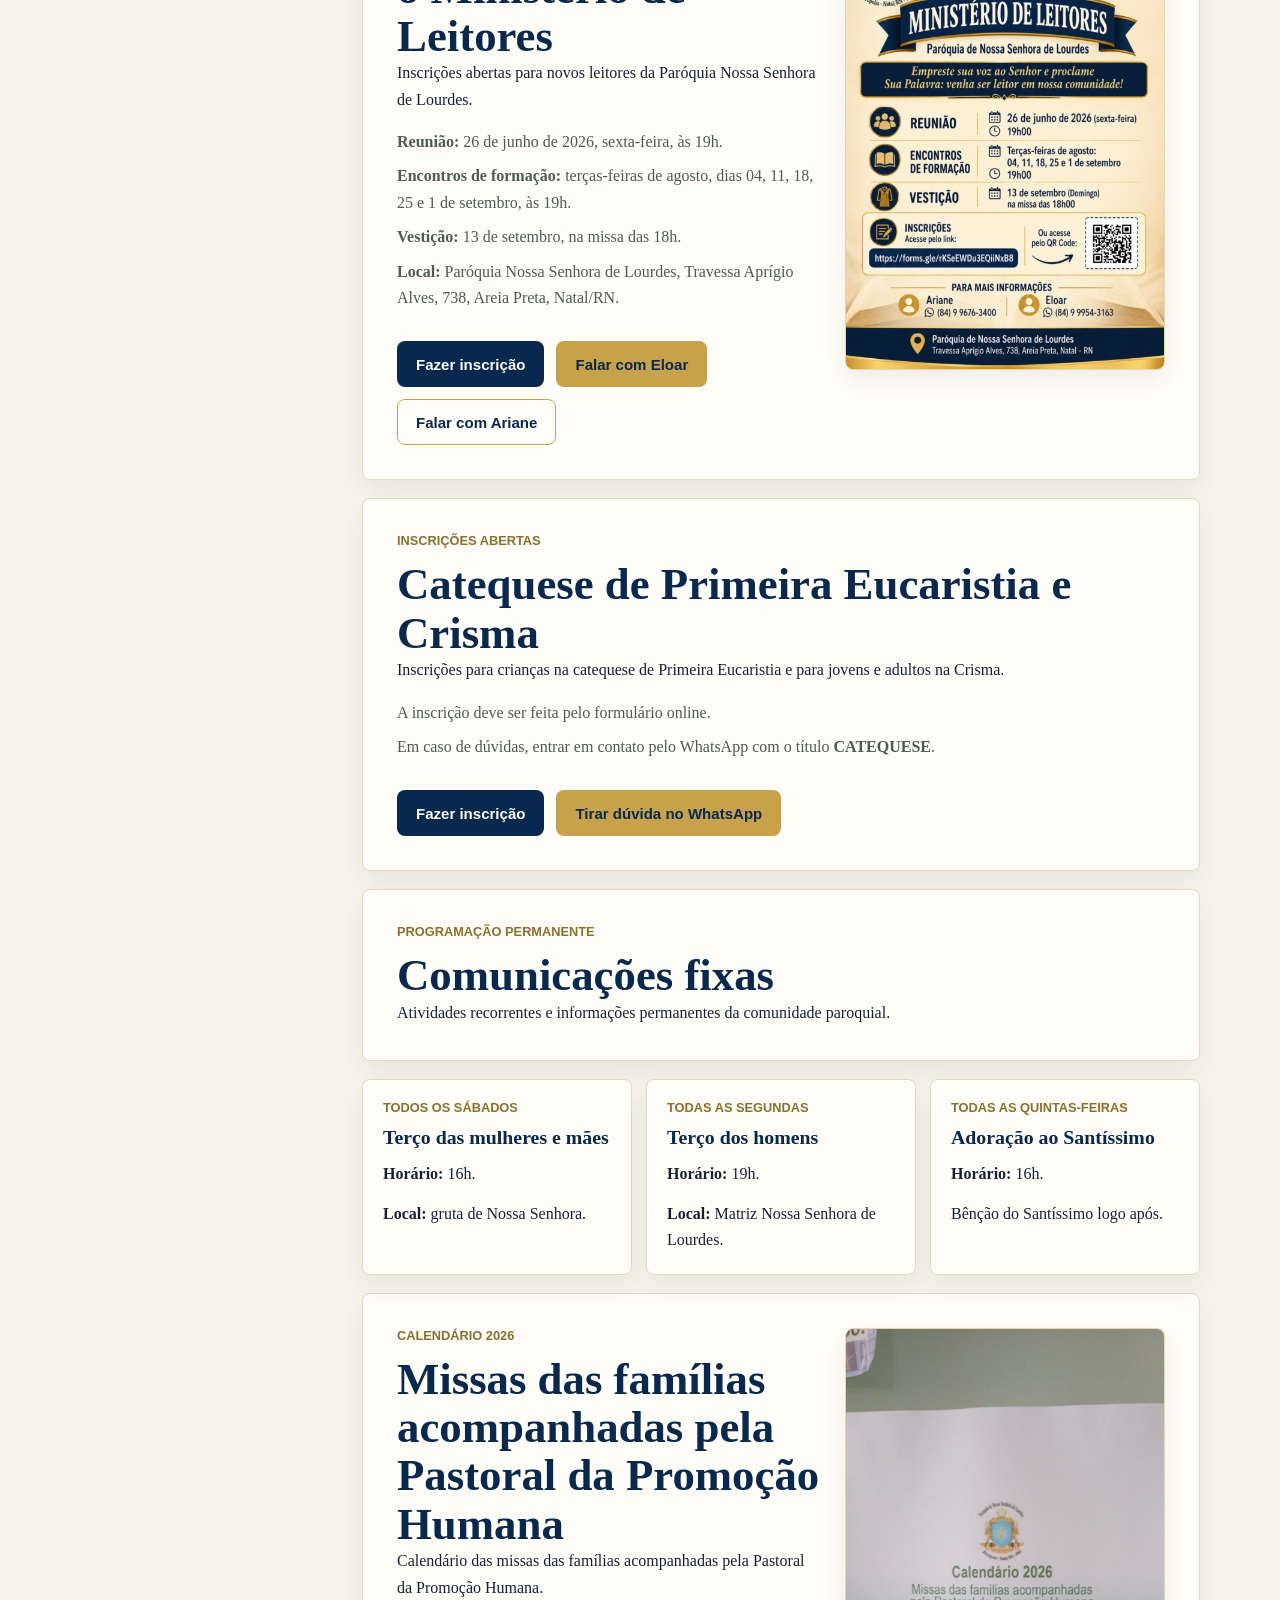
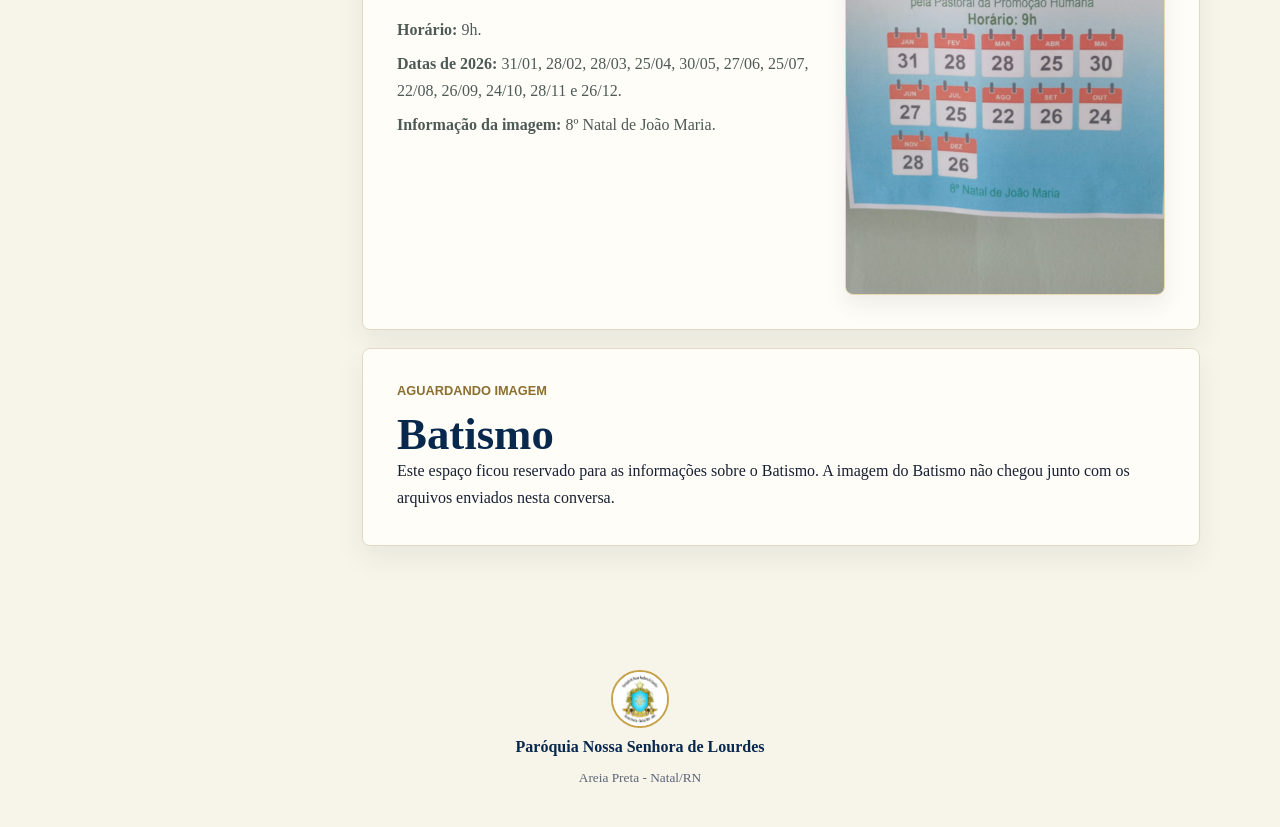
<file: comunicacoes.html>
<!DOCTYPE html>
<html lang="pt-BR">
<head>
  <meta charset="UTF-8">
  <meta name="viewport" content="width=device-width, initial-scale=1.0">
  <meta name="description" content="Comunicações semanais e fixas da Paróquia Nossa Senhora de Lourdes.">
  <title>Comunicações da Paróquia</title>
  <link rel="icon" href="assets/brasao.jpg">
  <link rel="stylesheet" href="styles.css">
</head>
<body>
  <header class="site-header">
    <a class="brand" href="index.html#inicio" aria-label="Voltar ao início">
      <img src="assets/brasao.jpg" alt="Brasão da Paróquia Nossa Senhora de Lourdes">
      <span>
        <strong>Paróquia Nossa Senhora de Lourdes</strong>
        <small>Areia Preta - Natal/RN</small>
      </span>
    </a>

    <button class="menu-toggle" type="button" aria-expanded="false" aria-controls="site-menu">
      <span class="menu-icon" aria-hidden="true"><span></span><span></span><span></span></span>
      <span>Menu</span>
    </button>

    <nav id="site-menu" class="site-menu" aria-label="Menu principal">
      <a href="#semanais">Semanais</a>
      <a href="#fixas">Fixas</a>
      <a href="paroquia-em-missao.html">Paróquia em Missão</a>
      <a href="oracoes-padre-bianor.html">Orações do Padre</a>
      <a href="index.html">Início</a>
    </nav>
  </header>

  <main>
    <section class="subpage-hero communications-hero" aria-labelledby="titulo-comunicacoes">
      <div>
        <p class="eyebrow">Avisos da comunidade</p>
        <h1 id="titulo-comunicacoes">Comunicações</h1>
        <p class="hero-copy">
          Espaço para acompanhar inscrições abertas, comunicações semanais e avisos fixos
          da Paróquia Nossa Senhora de Lourdes.
        </p>
      </div>
      <img src="assets/inscricao-coroinhas.jpeg" alt="Inscrições abertas para nova turma de coroinhas">
    </section>

    <section class="section communication-reader" aria-label="Comunicações da paróquia">
      <div class="communication-nav">
        <a href="#cruzeiro-anjo-caridade">Cruzeiro do Anjo da Caridade</a>
        <a href="#festa-sao-francisco">Festa de São Francisco</a>
        <a href="#casamento-comunitario">Casamento comunitário</a>
        <a href="#consagracao-sao-jose">Consagração a São José</a>
        <a href="#peregrinacoes-2027">Peregrinações 2027</a>
        <a href="#segue-me">Segue-me</a>
        <a href="#catequistas-salinha">Catequistas da Salinha</a>
        <a href="#coroinhas">Coroinhas</a>
        <a href="#leitores">Ministério de Leitores</a>
        <a href="#catequese-crisma">Catequese e Crisma</a>
        <a href="#fixas">Comunicações fixas</a>
      </div>

      <div class="communication-documents">
        <article id="semanais" class="communication-document intro-document">
          <p class="eyebrow">Atualização da semana</p>
          <h2>Avisos paroquiais</h2>
          <p>Acompanhe os próximos eventos, as inscrições e os avisos da nossa comunidade.</p>
        </article>

        <article id="cruzeiro-anjo-caridade" class="communication-document with-poster">
          <div>
          <p class="eyebrow">25 de setembro</p>
          <h2>Cruzeiro do Anjo da Caridade</h2>
          <p>No dia <strong>25 de setembro</strong>, participe de um passeio pelo <strong>Rio Potengi</strong> para apreciar o pôr do sol!</p>
          <ul class="clean-list communication-list">
            <li><strong>Embarque:</strong> às 16h, no Iate Clube.</li>
            <li><strong>Ingressos:</strong> disponíveis na Secretaria Paroquial.</li>
            <li><strong>Contato:</strong> Secretaria Paroquial — <a class="inline-link" href="tel:+558496310213">+55 (84) 9631-0213</a>.</li>
          </ul>
          <div class="section-actions">
            <a class="button primary" href="https://wa.me/558496310213" target="_blank" rel="noopener noreferrer">Falar com a Secretaria Paroquial</a>
          </div>
          </div>
          <a href="assets/cruzeiro-anjo-caridade-2026.jpeg" target="_blank" rel="noopener noreferrer" aria-label="Abrir cartaz completo do Cruzeiro do Anjo da Caridade">
            <img src="assets/cruzeiro-anjo-caridade-2026.jpeg" alt="Cartaz do Cruzeiro do Anjo da Caridade: 25 de setembro, às 16h, saída do Iate Clube, passeio de 1h30 pelo Rio Potengi, R$ 100 por pessoa." width="720" height="1280" loading="lazy" style="height: auto;">
          </a>
        </article>

        <article id="festa-sao-francisco" class="communication-document text-announcement">
          <p class="eyebrow">30 de setembro a 4 de outubro</p>
          <h2>Festa de São Francisco</h2>
          <p>Confira a programação:</p>
          <ul class="clean-list communication-list">
            <li><strong>30 de setembro:</strong> confraternização no Tábua de Carne.</li>
            <li><strong>1º a 3 de outubro:</strong> missas às 19h.</li>
            <li><strong>3 de outubro, às 18h30:</strong> bênção dos animais e procissão da Praça do Relógio.</li>
            <li><strong>4 de outubro, às 11h:</strong> Missa de São Francisco.</li>
          </ul>
        </article>

        <article id="casamento-comunitario" class="communication-document text-announcement">
          <p class="eyebrow">12 de dezembro</p>
          <h2>Casamento comunitário</h2>
          <p>O casamento comunitário será realizado no dia <strong>12 de dezembro</strong>.</p>
          <p><strong>Contato:</strong> Secretaria Paroquial — <a class="inline-link" href="tel:+558496310213">+55 (84) 9631-0213</a>.</p>
          <div class="section-actions">
            <a class="button primary" href="https://wa.me/558496310213" target="_blank" rel="noopener noreferrer">Falar com a Secretaria Paroquial</a>
          </div>
        </article>

        <!-- CONTEÚDO EDITÁVEL: turma de Consagração a São José -->
        <article id="consagracao-sao-jose" class="communication-document with-poster">
          <div>
            <p class="eyebrow">Caminho de oração e formação</p>
            <h2>Turma de Consagração a São José</h2>
            <p>
              <strong>Vem caminhar com a gente rumo à Consagração a São José!</strong>
              Se você quer conhecer mais sobre este belíssimo exemplo de fé, silêncio e serviço,
              este convite é para você. Preparamos um tempo especial de oração e formação na
              Paróquia Nossa Senhora de Lourdes.
            </p>
            <ul class="clean-list communication-list">
              <li><strong>Local:</strong> Matriz de Nossa Senhora de Lourdes.</li>
              <li><strong>03/11, às 19h:</strong> reunião preparatória.</li>
              <li><strong>06/11, após a Missa das 17h30:</strong> abertura.</li>
              <li><strong>11, 18 e 25/11, às 19h:</strong> encontros de formação.</li>
              <li><strong>04/12, às 19h:</strong> encontro de formação.</li>
              <li><strong>08/12, às 19h:</strong> Consagração a São José durante a Santa Missa.</li>
            </ul>
            <p><strong>São José, esposo de Maria e homem justo, rogai por nós!</strong></p>
            <p>
              <strong>Mais informações:</strong> Flávio Dumaresq —
              <a class="inline-link" href="https://wa.me/5584998899000" target="_blank" rel="noopener noreferrer">(84) 99889-9000</a>;
              Ronaldo Marques —
              <a class="inline-link" href="https://wa.me/5584991144480" target="_blank" rel="noopener noreferrer">(84) 99114-4480</a>.
            </p>
            <div class="section-actions">
              <a class="button primary" href="https://forms.gle/3zcSRwKY633JdfBQ6" target="_blank" rel="noopener noreferrer">Fazer inscrição</a>
              <a class="button secondary" href="https://wa.me/5584998899000?text=Ol%C3%A1%2C%20Fl%C3%A1vio!%20Gostaria%20de%20mais%20informa%C3%A7%C3%B5es%20sobre%20a%20Consagra%C3%A7%C3%A3o%20a%20S%C3%A3o%20Jos%C3%A9." target="_blank" rel="noopener noreferrer">Falar com Flávio</a>
              <a class="button ghost" href="https://wa.me/5584991144480?text=Ol%C3%A1%2C%20Ronaldo!%20Gostaria%20de%20mais%20informa%C3%A7%C3%B5es%20sobre%20a%20Consagra%C3%A7%C3%A3o%20a%20S%C3%A3o%20Jos%C3%A9." target="_blank" rel="noopener noreferrer">Falar com Ronaldo</a>
            </div>
          </div>
          <img src="assets/consagracao-sao-jose-2026.jpeg" alt="Cartaz da Turma de Consagração a São José, com o cronograma de novembro e dezembro de 2026">
        </article>

        <!-- CONTEÚDO EDITÁVEL: peregrinações com Pe. Bianor em 2027 -->
        <article id="peregrinacoes-2027" class="communication-document intro-document">
          <p class="eyebrow">Peregrinações 2027</p>
          <h2>Jornadas de fé com Pe. Bianor</h2>
          <p>
            Com carinho, Pe. Bianor apresenta duas propostas de peregrinação para 2027,
            organizadas pela Arituba Turismo.
          </p>
        </article>

        <article id="divino-pai-eterno" class="communication-document with-poster">
          <div>
            <p class="eyebrow">12 a 16 de julho de 2027</p>
            <h2>Nos Caminhos do Divino Pai Eterno</h2>
            <p>
              Uma oportunidade de peregrinar ao Santuário do Divino Pai Eterno, em Goiás,
              vivendo momentos de fé, oração e espiritualidade na companhia de Pe. Bianor.
            </p>
            <ul class="clean-list communication-list">
              <li><strong>Data:</strong> 12 a 16 de julho de 2027.</li>
              <li><strong>Destino:</strong> Santuário do Divino Pai Eterno, Goiás.</li>
              <li><strong>Organização:</strong> Arituba Turismo.</li>
            </ul>
          </div>
          <img src="assets/peregrinacao-divino-pai-eterno-2027.jpeg" alt="Cartaz Nos Caminhos do Divino Pai Eterno, de 12 a 16 de julho de 2027, com Pe. Bianor">
        </article>

        <article id="joao-paulo-ii" class="communication-document with-poster">
          <div>
            <p class="eyebrow">12 a 23 de setembro de 2027</p>
            <h2>Nos Passos de João Paulo II</h2>
            <p>
              Uma experiência de fé, espiritualidade, cultura e história pela França e
              Polônia na companhia de Pe. Bianor.
            </p>
            <ul class="clean-list communication-list">
              <li><strong>Data:</strong> 12 a 23 de setembro de 2027.</li>
              <li><strong>França:</strong> Lourdes, Lisieux e outros lugares de importância religiosa, histórica e cultural.</li>
              <li><strong>Polônia:</strong> lugares ligados à vida e à missão de São João Paulo II.</li>
              <li><strong>Organização:</strong> Arituba Turismo.</li>
            </ul>
          </div>
          <img src="assets/peregrinacao-joao-paulo-ii-2027.jpeg" alt="Cartaz Nos Passos de João Paulo II, de 12 a 23 de setembro de 2027, pela Polônia e França com Pe. Bianor">
        </article>

        <article id="informacoes-peregrinacoes" class="communication-document text-announcement">
          <p class="eyebrow">Informações e reservas</p>
          <h2>Roteiros e formas de pagamento</h2>
          <p>
            Os roteiros completos e as formas de pagamento estão disponíveis com
            <strong>Sandra, da Arituba Turismo</strong>. Quem preferir também pode falar
            diretamente com Pe. Bianor pelo privado.
          </p>
          <p>
            Pe. Bianor acompanhará os grupos durante as peregrinações, oferecendo
            assistência religiosa e espiritual.
          </p>
          <ul class="clean-list communication-list">
            <li>
              <strong>Sandra — Arituba:</strong>
              <a class="inline-link" href="https://wa.me/558499552845" target="_blank" rel="noopener noreferrer">(84) 9955-2845</a>.
            </li>
          </ul>
          <div class="section-actions">
            <a class="button primary" href="https://wa.me/558499552845?text=Ol%C3%A1%2C%20Sandra!%20Gostaria%20de%20receber%20os%20roteiros%20e%20as%20formas%20de%20pagamento%20das%20peregrina%C3%A7%C3%B5es%20de%202027." target="_blank" rel="noopener noreferrer">Falar com Sandra no WhatsApp</a>
          </div>
          <p class="editable-note">Com carinho, Pe. Bianor.</p>
        </article>

        <!-- CONTEÚDO EDITÁVEL: inscrição do Segue-me -->
        <article id="segue-me" class="communication-document text-announcement">
          <p class="eyebrow">Inscrições abertas</p>
          <h2>Segue-me</h2>
          <p>
            Estão abertas as inscrições para o <strong>Segue-me</strong>, destinado a jovens
            de 16 a 24 anos.
          </p>
          <ul class="clean-list communication-list">
            <li><strong>Público:</strong> jovens de 16 a 24 anos.</li>
            <li>
              <strong>Contato:</strong> Vantuir —
              <a class="inline-link" href="https://wa.me/558491798282" target="_blank" rel="noopener noreferrer">+55 (84) 9179-8282</a>.
            </li>
          </ul>
          <div class="section-actions">
            <a class="button primary" href="https://wa.me/558491798282?text=Ol%C3%A1%2C%20Vantuir!%20Quero%20fazer%20minha%20inscri%C3%A7%C3%A3o%20no%20Segue-me." target="_blank" rel="noopener noreferrer">Inscrever-se pelo WhatsApp</a>
          </div>
        </article>

        <!-- CONTEÚDO EDITÁVEL: inscrição para catequistas da Salinha -->
        <article id="catequistas-salinha" class="communication-document with-poster">
          <div>
            <p class="eyebrow">Inscrições abertas</p>
            <h2>Catequistas da Salinha Padre João Maria</h2>
            <p>
              Faça parte da Salinha Padre João Maria e ajude as crianças a conhecerem Jesus
              e a viverem a fé com carinho, alegria e acolhimento.
            </p>
            <ul class="clean-list communication-list">
              <li><strong>Atividade:</strong> catequese e evangelização das crianças durante a Santa Missa.</li>
              <li>
                <strong>Contato:</strong> Simone —
                <a class="inline-link" href="https://wa.me/558499930060" target="_blank" rel="noopener noreferrer">+55 (84) 9993-0060</a>.
              </li>
            </ul>
            <div class="section-actions">
              <a class="button primary" href="https://wa.me/558499930060?text=Ol%C3%A1%2C%20Simone!%20Quero%20fazer%20minha%20inscri%C3%A7%C3%A3o%20como%20catequista%20da%20Salinha%20Padre%20Jo%C3%A3o%20Maria." target="_blank" rel="noopener noreferrer">Falar com Simone</a>
            </div>
          </div>
          <img src="assets/catequistas-salinha.jpeg" alt="Cartaz Faça parte da Salinha Padre João Maria">
        </article>

        <article id="coroinhas" class="communication-document with-poster">
          <div>
            <p class="eyebrow">Até 30 de junho</p>
            <h2>Inscrições para coroinhas</h2>
            <p>
              Inscrições abertas para nova turma de coroinhas. Podem participar crianças e
              adolescentes de 7 a 17 anos.
            </p>
            <ul class="clean-list communication-list">
              <li><strong>Período de inscrição:</strong> até 30 de junho.</li>
              <li><strong>Contato:</strong> coordenação dos coroinhas — <a class="inline-link" href="tel:+5584987016445">(84) 98701-6445</a>.</li>
            </ul>
            <div class="section-actions">
              <a class="button primary" href="https://wa.me/5584987016445" target="_blank" rel="noopener noreferrer">Chamar no WhatsApp</a>
            </div>
          </div>
          <img src="assets/inscricao-coroinhas.jpeg" alt="Cartaz de inscrições abertas para coroinhas">
        </article>

        <article id="leitores" class="communication-document with-poster">
          <div>
            <p class="eyebrow">Inscrições abertas</p>
            <h2>Formação inicial para o Ministério de Leitores</h2>
            <p>
              Inscrições abertas para novos leitores da Paróquia Nossa Senhora de Lourdes.
            </p>
            <ul class="clean-list communication-list">
              <li><strong>Reunião:</strong> 26 de junho de 2026, sexta-feira, às 19h.</li>
              <li><strong>Encontros de formação:</strong> terças-feiras de agosto, dias 04, 11, 18, 25 e 1 de setembro, às 19h.</li>
              <li><strong>Vestição:</strong> 13 de setembro, na missa das 18h.</li>
              <li><strong>Local:</strong> Paróquia Nossa Senhora de Lourdes, Travessa Aprígio Alves, 738, Areia Preta, Natal/RN.</li>
            </ul>
            <div class="section-actions">
              <a class="button primary" href="https://forms.gle/rKSeEWDu3EQiiNxB8" target="_blank" rel="noopener noreferrer">Fazer inscrição</a>
              <a class="button secondary" href="https://wa.me/558499543163" target="_blank" rel="noopener noreferrer">Falar com Eloar</a>
              <a class="button ghost" href="https://wa.me/558496763400" target="_blank" rel="noopener noreferrer">Falar com Ariane</a>
            </div>
          </div>
          <img src="assets/inscricao-leitores.jpeg" alt="Cartaz de formação inicial para o Ministério de Leitores">
        </article>

        <article id="catequese-crisma" class="communication-document">
          <p class="eyebrow">Inscrições abertas</p>
          <h2>Catequese de Primeira Eucaristia e Crisma</h2>
          <p>
            Inscrições para crianças na catequese de Primeira Eucaristia e para jovens e
            adultos na Crisma.
          </p>
          <ul class="clean-list communication-list">
            <li>A inscrição deve ser feita pelo formulário online.</li>
            <li>Em caso de dúvidas, entrar em contato pelo WhatsApp com o título <strong>CATEQUESE</strong>.</li>
          </ul>
          <div class="section-actions">
            <a class="button primary" href="https://forms.gle/EnZimMtUcxqCzuzV6" target="_blank" rel="noopener noreferrer">Fazer inscrição</a>
            <a class="button secondary" href="https://wa.me/5584986316929?text=CATEQUESE" target="_blank" rel="noopener noreferrer">Tirar dúvida no WhatsApp</a>
          </div>
        </article>

        <article id="fixas" class="communication-document intro-document">
          <p class="eyebrow">Programação permanente</p>
          <h2>Comunicações fixas</h2>
          <p>Atividades recorrentes e informações permanentes da comunidade paroquial.</p>
        </article>

        <div class="fixed-communications-grid">
          <article class="communication-mini-card">
            <p class="eyebrow">Todos os sábados</p>
            <h3>Terço das mulheres e mães</h3>
            <p><strong>Horário:</strong> 16h.</p>
            <p><strong>Local:</strong> gruta de Nossa Senhora.</p>
          </article>

          <article class="communication-mini-card">
            <p class="eyebrow">Todas as segundas</p>
            <h3>Terço dos homens</h3>
            <p><strong>Horário:</strong> 19h.</p>
            <p><strong>Local:</strong> Matriz Nossa Senhora de Lourdes.</p>
          </article>

          <article class="communication-mini-card">
            <p class="eyebrow">Todas as quintas-feiras</p>
            <h3>Adoração ao Santíssimo</h3>
            <p><strong>Horário:</strong> 16h.</p>
            <p>Bênção do Santíssimo logo após.</p>
          </article>
        </div>

        <article id="pastoral-promocao-humana" class="communication-document with-poster">
          <div>
            <p class="eyebrow">Calendário 2026</p>
            <h2>Missas das famílias acompanhadas pela Pastoral da Promoção Humana</h2>
            <p>
              Calendário das missas das famílias acompanhadas pela Pastoral da Promoção Humana.
            </p>
            <ul class="clean-list communication-list">
              <li><strong>Horário:</strong> 9h.</li>
              <li><strong>Datas de 2026:</strong> 31/01, 28/02, 28/03, 25/04, 30/05, 27/06, 25/07, 22/08, 26/09, 24/10, 28/11 e 26/12.</li>
              <li><strong>Informação da imagem:</strong> 8º Natal de João Maria.</li>
            </ul>
          </div>
          <img src="assets/pastoral-promocao-humana.jpeg" alt="Calendário 2026 da Pastoral da Promoção Humana">
        </article>

        <article id="batismo" class="communication-document">
          <p class="eyebrow">Aguardando imagem</p>
          <h2>Batismo</h2>
          <p>
            Este espaço ficou reservado para as informações sobre o Batismo. A imagem do
            Batismo não chegou junto com os arquivos enviados nesta conversa.
          </p>
        </article>
      </div>
    </section>
  </main>

  <footer class="site-footer">
    <img src="assets/brasao.jpg" alt="">
    <p>Paróquia Nossa Senhora de Lourdes</p>
    <small>Areia Preta - Natal/RN</small>
  </footer>

  <script src="config.js"></script>
  <script src="script.js"></script>
</body>
</html>
</file>
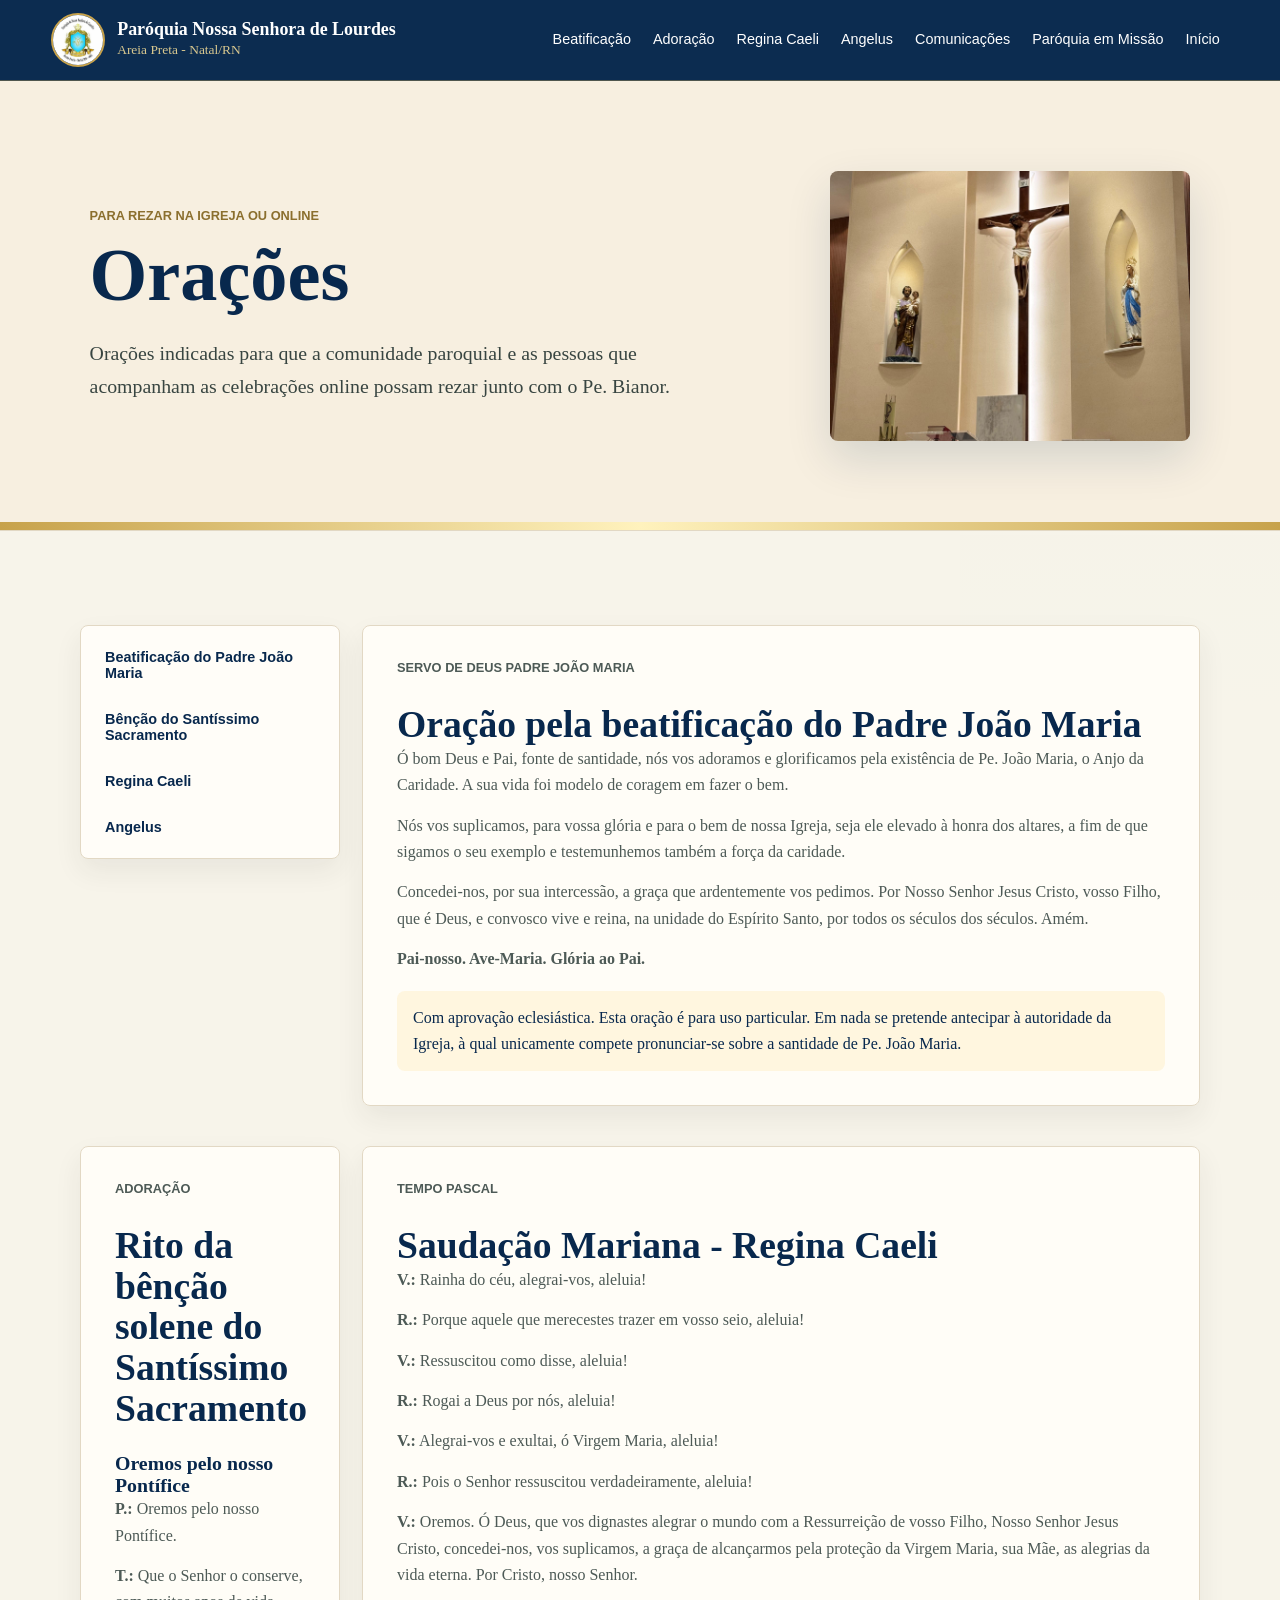
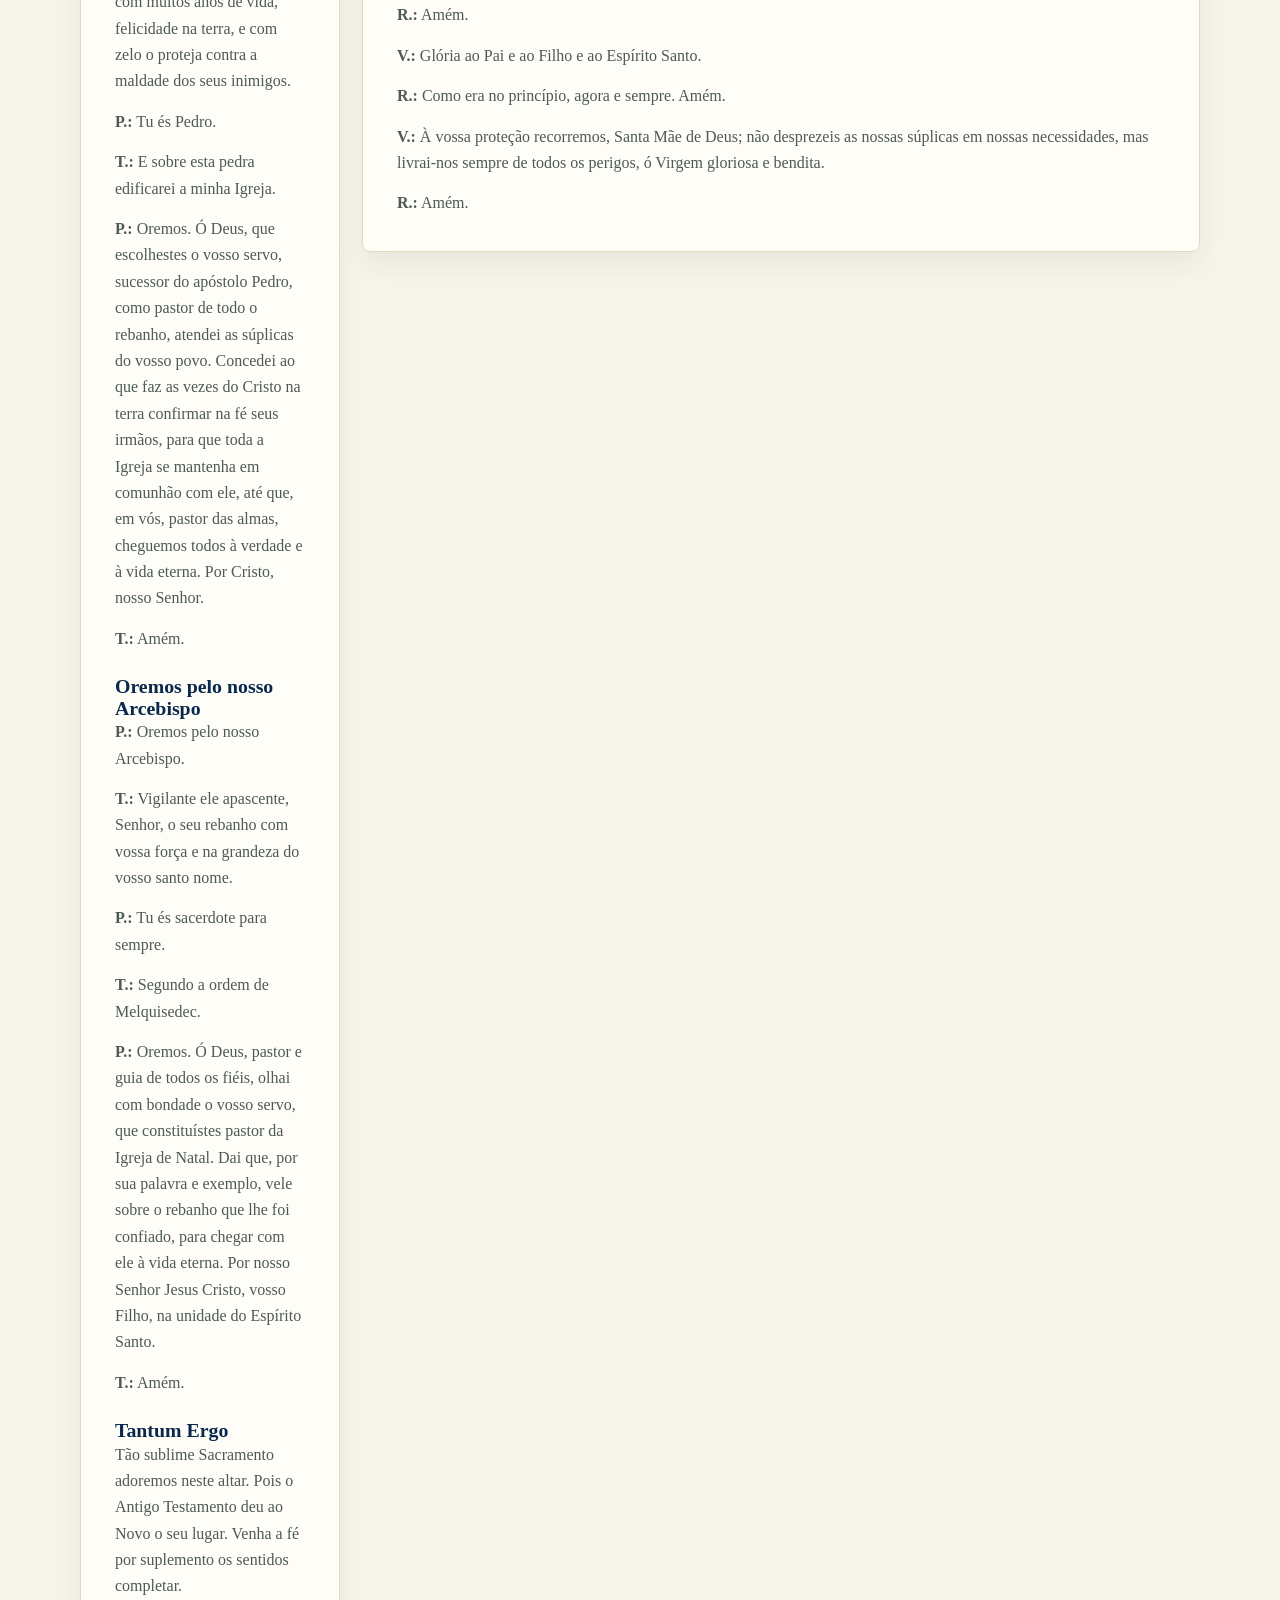
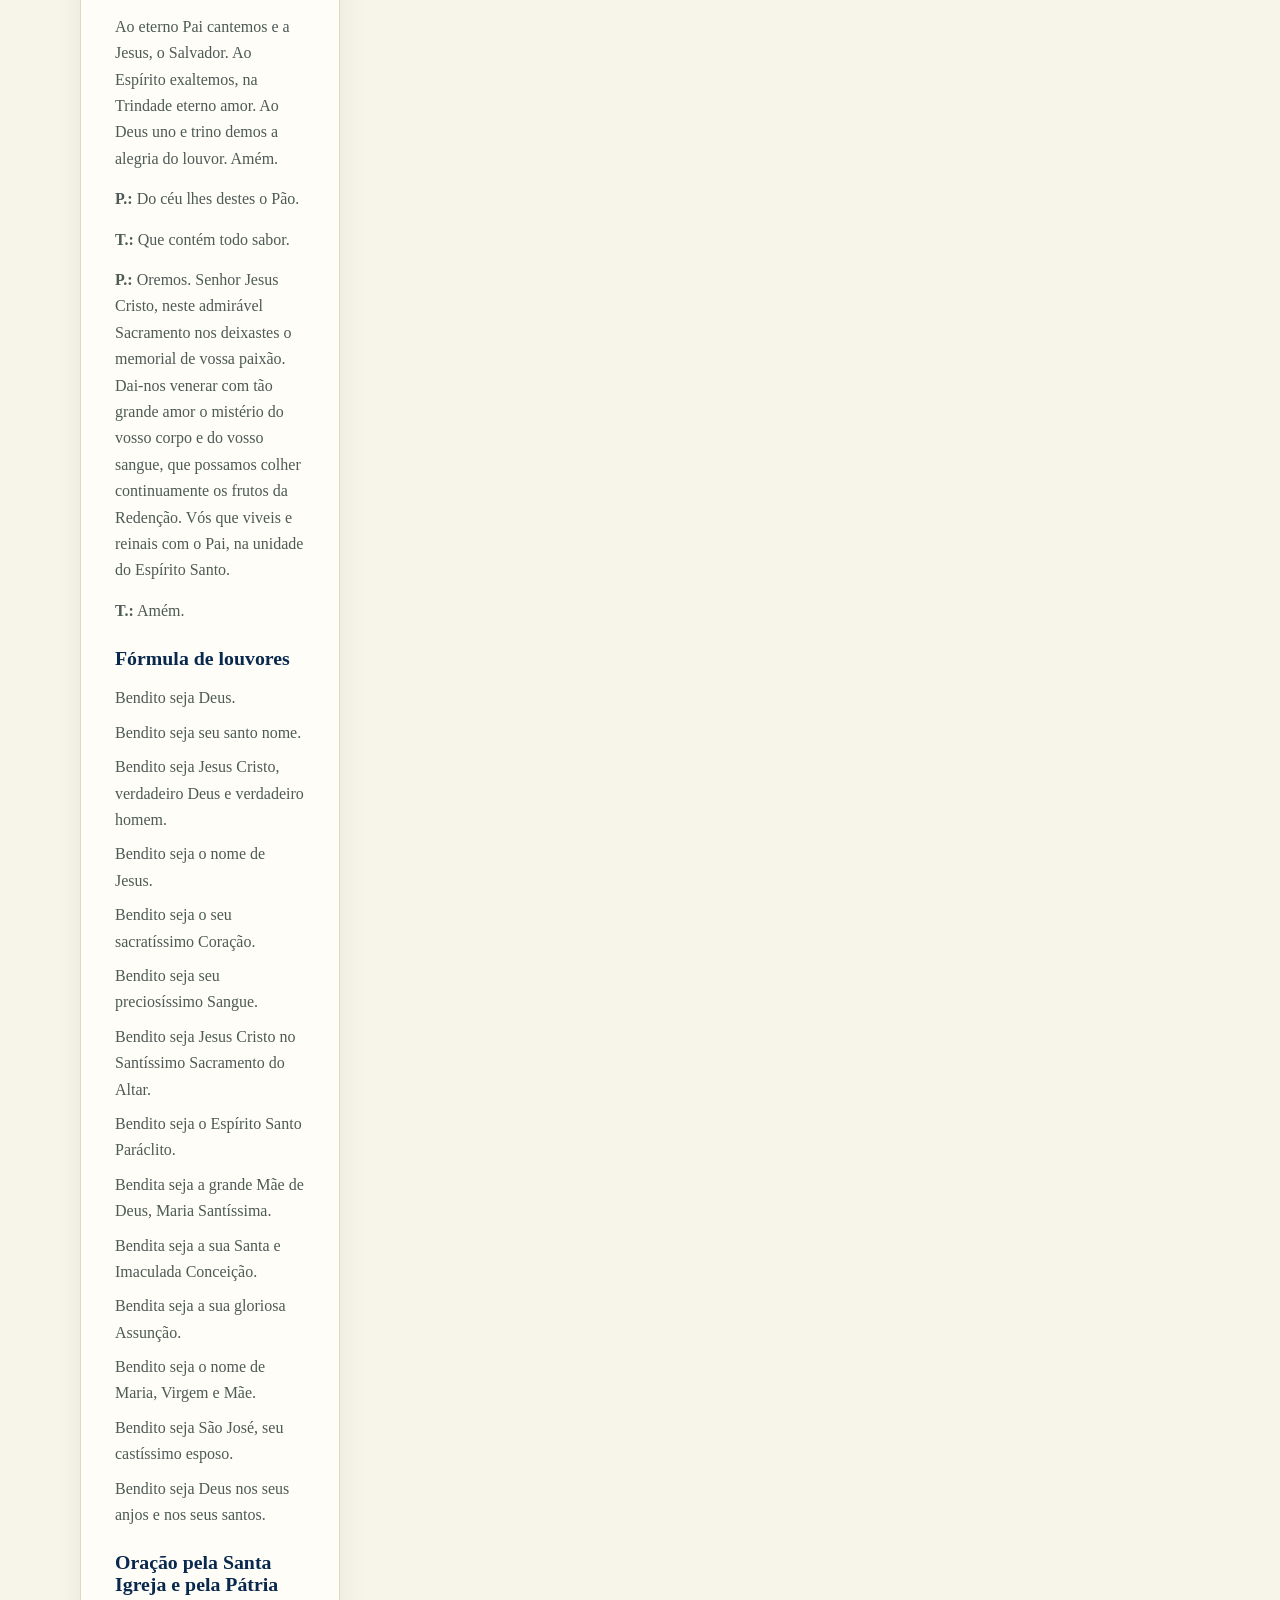
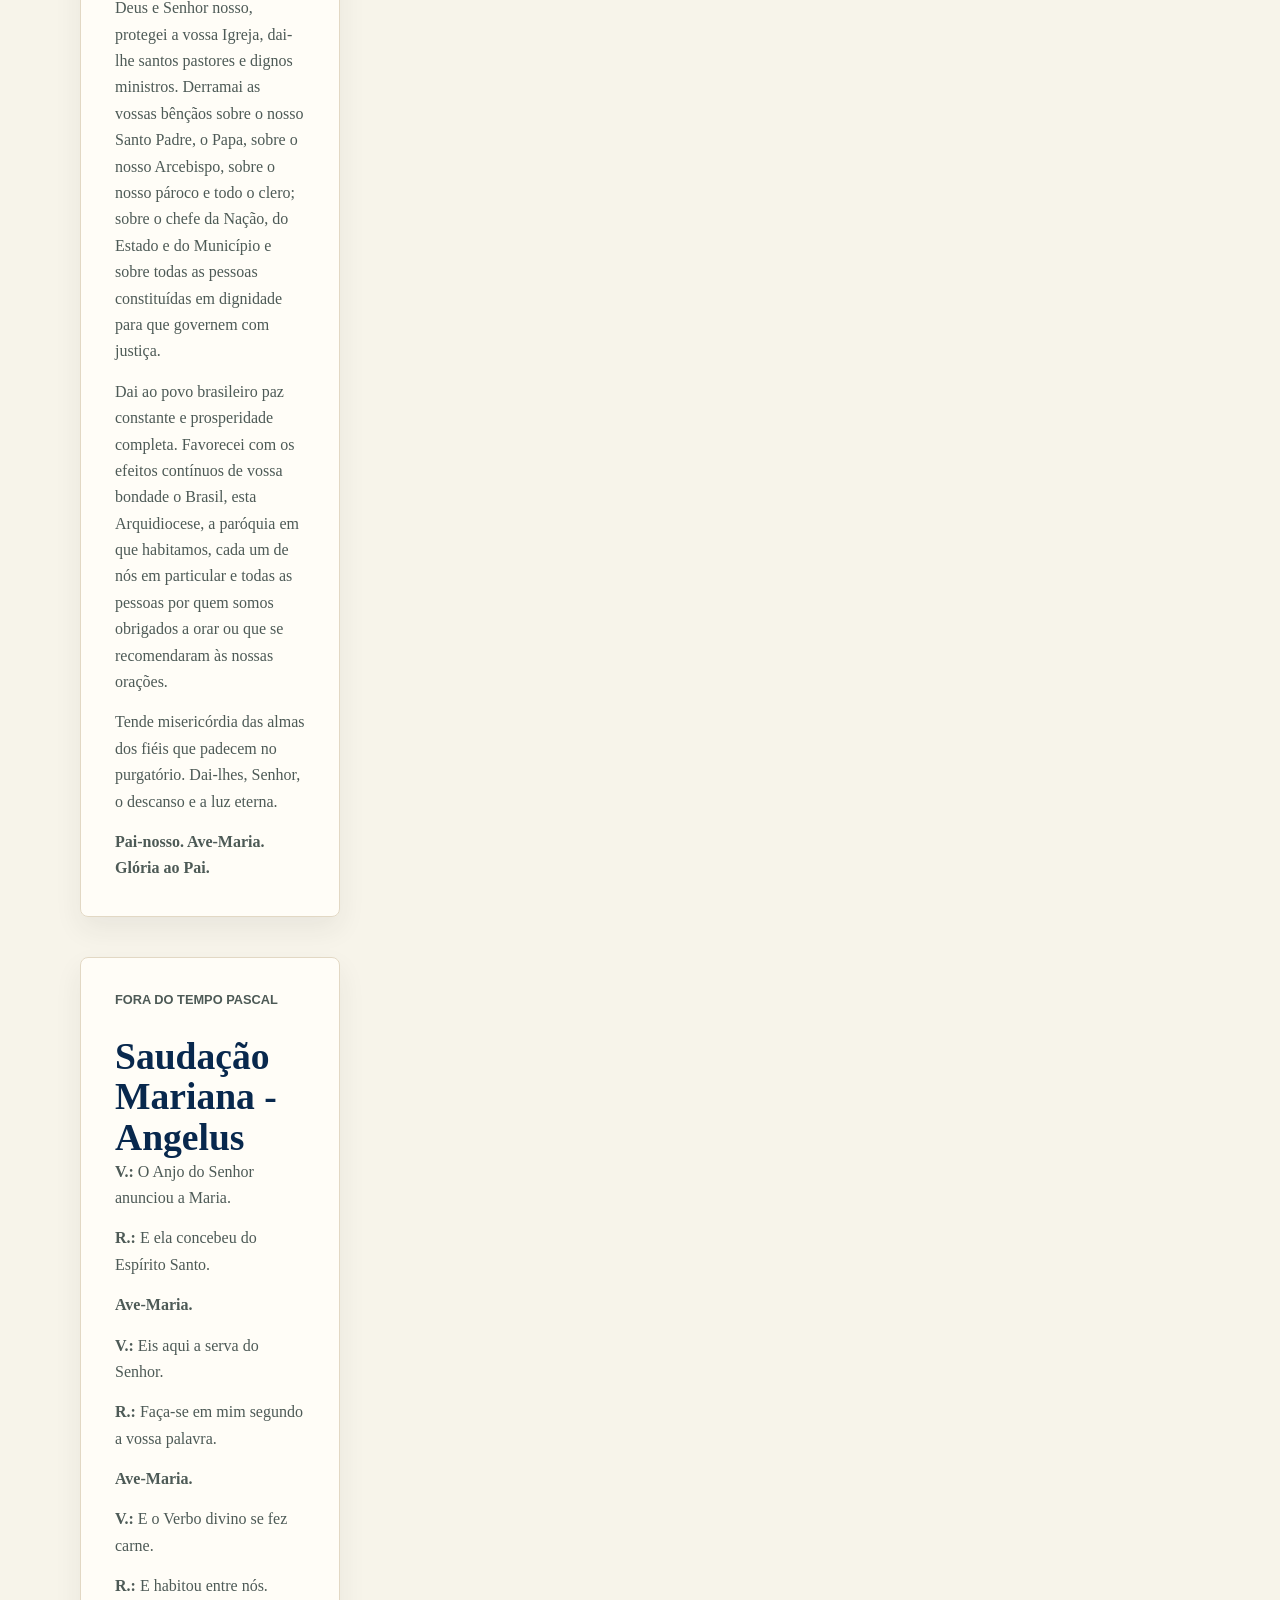
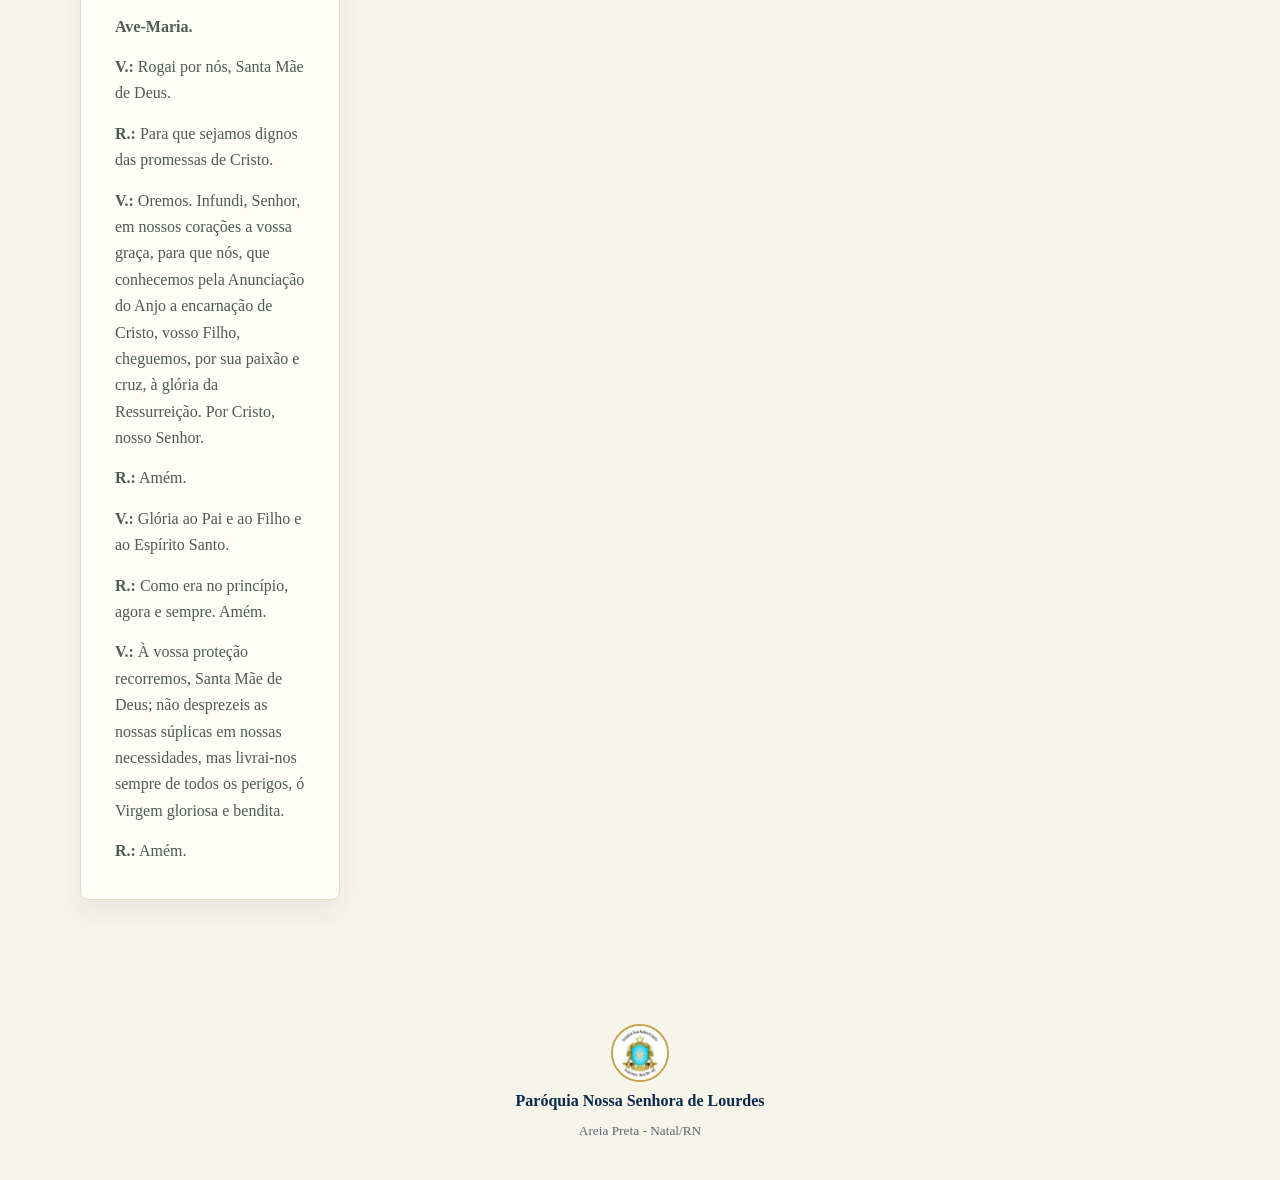
<file: oracoes-padre-bianor.html>
<!DOCTYPE html>
<html lang="pt-BR">
<head>
  <meta charset="UTF-8">
  <meta name="viewport" content="width=device-width, initial-scale=1.0">
  <meta name="description" content="Orações usadas nas celebrações da Paróquia Nossa Senhora de Lourdes.">
  <title>Orações</title>
  <link rel="icon" href="assets/brasao.jpg">
  <link rel="stylesheet" href="styles.css">
</head>
<body>
  <header class="site-header">
    <a class="brand" href="index.html#inicio" aria-label="Voltar ao início">
      <img src="assets/brasao.jpg" alt="Brasão da Paróquia Nossa Senhora de Lourdes">
      <span>
        <strong>Paróquia Nossa Senhora de Lourdes</strong>
        <small>Areia Preta - Natal/RN</small>
      </span>
    </a>

    <button class="menu-toggle" type="button" aria-expanded="false" aria-controls="site-menu">
      <span class="menu-icon" aria-hidden="true"><span></span><span></span><span></span></span>
      <span>Menu</span>
    </button>

    <nav id="site-menu" class="site-menu" aria-label="Menu principal">
      <a href="#beatificacao">Beatificação</a>
      <a href="#adoracao">Adoração</a>
      <a href="#regina-caeli">Regina Caeli</a>
      <a href="#angelus">Angelus</a>
      <a href="comunicacoes.html">Comunicações</a>
      <a href="paroquia-em-missao.html">Paróquia em Missão</a>
      <a href="index.html">Início</a>
    </nav>
  </header>

  <main>
    <section class="subpage-hero prayer-hero" aria-labelledby="titulo-oracoes-padre">
      <div>
        <p class="eyebrow">Para rezar na igreja ou online</p>
        <h1 id="titulo-oracoes-padre">Orações</h1>
        <p class="hero-copy">
          Orações indicadas para que a comunidade paroquial e as pessoas que acompanham
          as celebrações online possam rezar junto com o Pe. Bianor.
        </p>
      </div>
      <img src="assets/igreja-altar-crucifixo.jpeg" alt="Altar da Igreja Matriz">
    </section>

    <section class="section prayer-reader" aria-label="Lista de orações">
      <div class="prayer-nav">
        <a href="#beatificacao">Beatificação do Padre João Maria</a>
        <a href="#adoracao">Bênção do Santíssimo Sacramento</a>
        <a href="#regina-caeli">Regina Caeli</a>
        <a href="#angelus">Angelus</a>
      </div>

      <article id="beatificacao" class="prayer-document">
        <p class="eyebrow">Servo de Deus Padre João Maria</p>
        <h2>Oração pela beatificação do Padre João Maria</h2>
        <p>
          Ó bom Deus e Pai, fonte de santidade, nós vos adoramos e glorificamos pela
          existência de Pe. João Maria, o Anjo da Caridade. A sua vida foi modelo de
          coragem em fazer o bem.
        </p>
        <p>
          Nós vos suplicamos, para vossa glória e para o bem de nossa Igreja, seja ele
          elevado à honra dos altares, a fim de que sigamos o seu exemplo e testemunhemos
          também a força da caridade.
        </p>
        <p>
          Concedei-nos, por sua intercessão, a graça que ardentemente vos pedimos.
          Por Nosso Senhor Jesus Cristo, vosso Filho, que é Deus, e convosco vive e reina,
          na unidade do Espírito Santo, por todos os séculos dos séculos. Amém.
        </p>
        <p><strong>Pai-nosso. Ave-Maria. Glória ao Pai.</strong></p>
        <p class="note">
          Com aprovação eclesiástica. Esta oração é para uso particular. Em nada se pretende
          antecipar à autoridade da Igreja, à qual unicamente compete pronunciar-se sobre a
          santidade de Pe. João Maria.
        </p>
      </article>

      <article id="adoracao" class="prayer-document">
        <p class="eyebrow">Adoração</p>
        <h2>Rito da bênção solene do Santíssimo Sacramento</h2>
        <h3>Oremos pelo nosso Pontífice</h3>
        <p><strong>P.:</strong> Oremos pelo nosso Pontífice.</p>
        <p><strong>T.:</strong> Que o Senhor o conserve, com muitos anos de vida, felicidade na terra, e com zelo o proteja contra a maldade dos seus inimigos.</p>
        <p><strong>P.:</strong> Tu és Pedro.</p>
        <p><strong>T.:</strong> E sobre esta pedra edificarei a minha Igreja.</p>
        <p>
          <strong>P.:</strong> Oremos. Ó Deus, que escolhestes o vosso servo, sucessor do
          apóstolo Pedro, como pastor de todo o rebanho, atendei as súplicas do vosso povo.
          Concedei ao que faz as vezes do Cristo na terra confirmar na fé seus irmãos, para
          que toda a Igreja se mantenha em comunhão com ele, até que, em vós, pastor das almas,
          cheguemos todos à verdade e à vida eterna. Por Cristo, nosso Senhor.
        </p>
        <p><strong>T.:</strong> Amém.</p>

        <h3>Oremos pelo nosso Arcebispo</h3>
        <p><strong>P.:</strong> Oremos pelo nosso Arcebispo.</p>
        <p><strong>T.:</strong> Vigilante ele apascente, Senhor, o seu rebanho com vossa força e na grandeza do vosso santo nome.</p>
        <p><strong>P.:</strong> Tu és sacerdote para sempre.</p>
        <p><strong>T.:</strong> Segundo a ordem de Melquisedec.</p>
        <p>
          <strong>P.:</strong> Oremos. Ó Deus, pastor e guia de todos os fiéis, olhai com
          bondade o vosso servo, que constituístes pastor da Igreja de Natal. Dai que,
          por sua palavra e exemplo, vele sobre o rebanho que lhe foi confiado, para chegar
          com ele à vida eterna. Por nosso Senhor Jesus Cristo, vosso Filho, na unidade do
          Espírito Santo.
        </p>
        <p><strong>T.:</strong> Amém.</p>

        <h3>Tantum Ergo</h3>
        <p>
          Tão sublime Sacramento adoremos neste altar. Pois o Antigo Testamento deu ao Novo
          o seu lugar. Venha a fé por suplemento os sentidos completar.
        </p>
        <p>
          Ao eterno Pai cantemos e a Jesus, o Salvador. Ao Espírito exaltemos, na Trindade
          eterno amor. Ao Deus uno e trino demos a alegria do louvor. Amém.
        </p>
        <p><strong>P.:</strong> Do céu lhes destes o Pão.</p>
        <p><strong>T.:</strong> Que contém todo sabor.</p>
        <p>
          <strong>P.:</strong> Oremos. Senhor Jesus Cristo, neste admirável Sacramento nos
          deixastes o memorial de vossa paixão. Dai-nos venerar com tão grande amor o mistério
          do vosso corpo e do vosso sangue, que possamos colher continuamente os frutos da
          Redenção. Vós que viveis e reinais com o Pai, na unidade do Espírito Santo.
        </p>
        <p><strong>T.:</strong> Amém.</p>

        <h3>Fórmula de louvores</h3>
        <ul class="clean-list">
          <li>Bendito seja Deus.</li>
          <li>Bendito seja seu santo nome.</li>
          <li>Bendito seja Jesus Cristo, verdadeiro Deus e verdadeiro homem.</li>
          <li>Bendito seja o nome de Jesus.</li>
          <li>Bendito seja o seu sacratíssimo Coração.</li>
          <li>Bendito seja seu preciosíssimo Sangue.</li>
          <li>Bendito seja Jesus Cristo no Santíssimo Sacramento do Altar.</li>
          <li>Bendito seja o Espírito Santo Paráclito.</li>
          <li>Bendita seja a grande Mãe de Deus, Maria Santíssima.</li>
          <li>Bendita seja a sua Santa e Imaculada Conceição.</li>
          <li>Bendita seja a sua gloriosa Assunção.</li>
          <li>Bendito seja o nome de Maria, Virgem e Mãe.</li>
          <li>Bendito seja São José, seu castíssimo esposo.</li>
          <li>Bendito seja Deus nos seus anjos e nos seus santos.</li>
        </ul>

        <h3>Oração pela Santa Igreja e pela Pátria</h3>
        <p>
          Deus e Senhor nosso, protegei a vossa Igreja, dai-lhe santos pastores e dignos
          ministros. Derramai as vossas bênçãos sobre o nosso Santo Padre, o Papa, sobre o
          nosso Arcebispo, sobre o nosso pároco e todo o clero; sobre o chefe da Nação, do
          Estado e do Município e sobre todas as pessoas constituídas em dignidade para que
          governem com justiça.
        </p>
        <p>
          Dai ao povo brasileiro paz constante e prosperidade completa. Favorecei com os
          efeitos contínuos de vossa bondade o Brasil, esta Arquidiocese, a paróquia em que
          habitamos, cada um de nós em particular e todas as pessoas por quem somos obrigados
          a orar ou que se recomendaram às nossas orações.
        </p>
        <p>
          Tende misericórdia das almas dos fiéis que padecem no purgatório. Dai-lhes, Senhor,
          o descanso e a luz eterna.
        </p>
        <p><strong>Pai-nosso. Ave-Maria. Glória ao Pai.</strong></p>
      </article>

      <article id="regina-caeli" class="prayer-document">
        <p class="eyebrow">Tempo Pascal</p>
        <h2>Saudação Mariana - Regina Caeli</h2>
        <p><strong>V.:</strong> Rainha do céu, alegrai-vos, aleluia!</p>
        <p><strong>R.:</strong> Porque aquele que merecestes trazer em vosso seio, aleluia!</p>
        <p><strong>V.:</strong> Ressuscitou como disse, aleluia!</p>
        <p><strong>R.:</strong> Rogai a Deus por nós, aleluia!</p>
        <p><strong>V.:</strong> Alegrai-vos e exultai, ó Virgem Maria, aleluia!</p>
        <p><strong>R.:</strong> Pois o Senhor ressuscitou verdadeiramente, aleluia!</p>
        <p>
          <strong>V.:</strong> Oremos. Ó Deus, que vos dignastes alegrar o mundo com a
          Ressurreição de vosso Filho, Nosso Senhor Jesus Cristo, concedei-nos, vos suplicamos,
          a graça de alcançarmos pela proteção da Virgem Maria, sua Mãe, as alegrias da vida
          eterna. Por Cristo, nosso Senhor.
        </p>
        <p><strong>R.:</strong> Amém.</p>
        <p><strong>V.:</strong> Glória ao Pai e ao Filho e ao Espírito Santo.</p>
        <p><strong>R.:</strong> Como era no princípio, agora e sempre. Amém.</p>
        <p>
          <strong>V.:</strong> À vossa proteção recorremos, Santa Mãe de Deus; não desprezeis
          as nossas súplicas em nossas necessidades, mas livrai-nos sempre de todos os perigos,
          ó Virgem gloriosa e bendita.
        </p>
        <p><strong>R.:</strong> Amém.</p>
      </article>

      <article id="angelus" class="prayer-document">
        <p class="eyebrow">Fora do Tempo Pascal</p>
        <h2>Saudação Mariana - Angelus</h2>
        <p><strong>V.:</strong> O Anjo do Senhor anunciou a Maria.</p>
        <p><strong>R.:</strong> E ela concebeu do Espírito Santo.</p>
        <p><strong>Ave-Maria.</strong></p>
        <p><strong>V.:</strong> Eis aqui a serva do Senhor.</p>
        <p><strong>R.:</strong> Faça-se em mim segundo a vossa palavra.</p>
        <p><strong>Ave-Maria.</strong></p>
        <p><strong>V.:</strong> E o Verbo divino se fez carne.</p>
        <p><strong>R.:</strong> E habitou entre nós.</p>
        <p><strong>Ave-Maria.</strong></p>
        <p><strong>V.:</strong> Rogai por nós, Santa Mãe de Deus.</p>
        <p><strong>R.:</strong> Para que sejamos dignos das promessas de Cristo.</p>
        <p>
          <strong>V.:</strong> Oremos. Infundi, Senhor, em nossos corações a vossa graça,
          para que nós, que conhecemos pela Anunciação do Anjo a encarnação de Cristo, vosso
          Filho, cheguemos, por sua paixão e cruz, à glória da Ressurreição. Por Cristo,
          nosso Senhor.
        </p>
        <p><strong>R.:</strong> Amém.</p>
        <p><strong>V.:</strong> Glória ao Pai e ao Filho e ao Espírito Santo.</p>
        <p><strong>R.:</strong> Como era no princípio, agora e sempre. Amém.</p>
        <p>
          <strong>V.:</strong> À vossa proteção recorremos, Santa Mãe de Deus; não desprezeis
          as nossas súplicas em nossas necessidades, mas livrai-nos sempre de todos os perigos,
          ó Virgem gloriosa e bendita.
        </p>
        <p><strong>R.:</strong> Amém.</p>
      </article>
    </section>
  </main>

  <footer class="site-footer">
    <img src="assets/brasao.jpg" alt="">
    <p>Paróquia Nossa Senhora de Lourdes</p>
    <small>Areia Preta - Natal/RN</small>
  </footer>

  <script src="config.js"></script>
  <script src="script.js"></script>
</body>
</html>
</file>
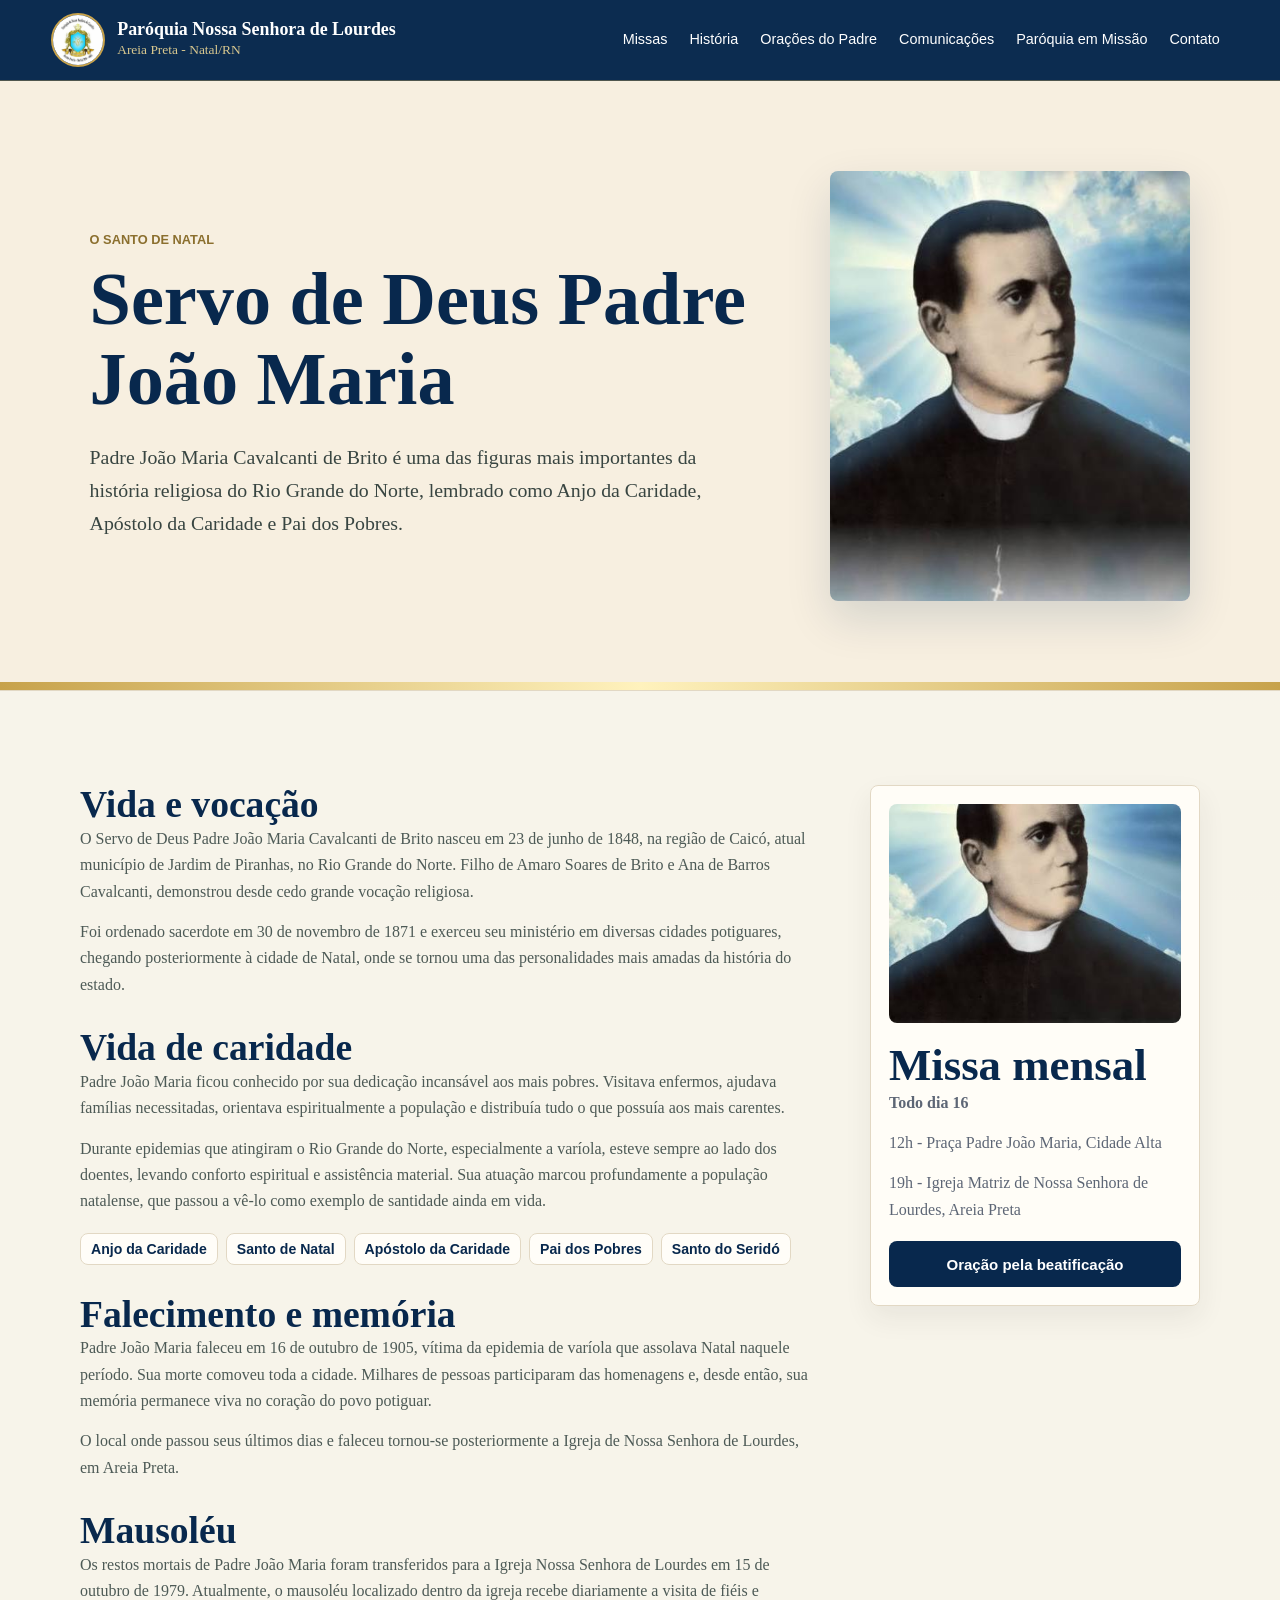
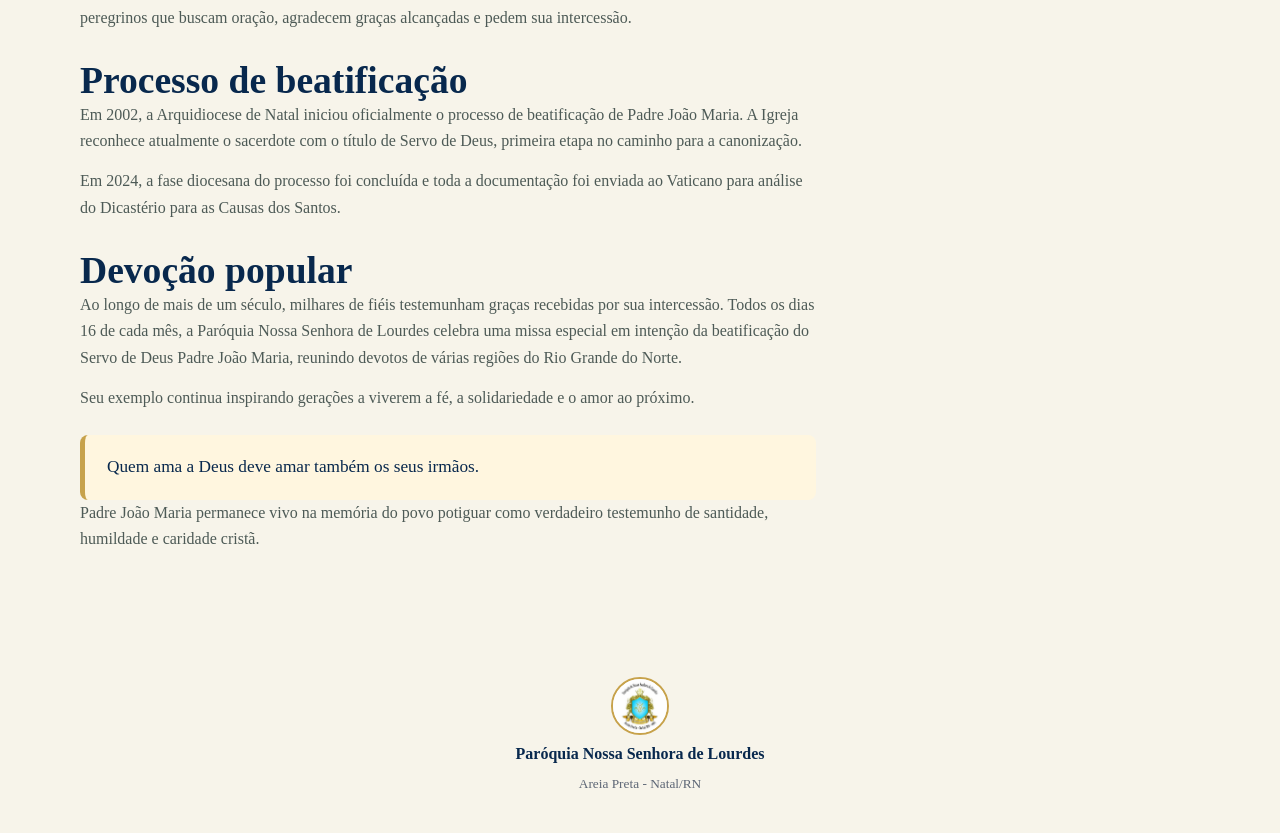
<file: padre-joao-maria.html>
<!DOCTYPE html>
<html lang="pt-BR">
<head>
  <meta charset="UTF-8">
  <meta name="viewport" content="width=device-width, initial-scale=1.0">
  <meta name="description" content="Vida e devoção ao Servo de Deus Padre João Maria Cavalcanti de Brito.">
  <title>Servo de Deus Padre João Maria</title>
  <link rel="icon" href="assets/brasao.jpg">
  <link rel="stylesheet" href="styles.css">
</head>
<body>
  <header class="site-header">
    <a class="brand" href="index.html#inicio" aria-label="Voltar ao início">
      <img src="assets/brasao.jpg" alt="Brasão da Paróquia Nossa Senhora de Lourdes">
      <span>
        <strong>Paróquia Nossa Senhora de Lourdes</strong>
        <small>Areia Preta - Natal/RN</small>
      </span>
    </a>

    <button class="menu-toggle" type="button" aria-expanded="false" aria-controls="site-menu">
      <span class="menu-icon" aria-hidden="true"><span></span><span></span><span></span></span>
      <span>Menu</span>
    </button>

    <nav id="site-menu" class="site-menu" aria-label="Menu principal">
      <a href="index.html#horarios">Missas</a>
      <a href="index.html#historia">História</a>
      <a href="oracoes-padre-bianor.html">Orações do Padre</a>
      <a href="comunicacoes.html">Comunicações</a>
      <a href="paroquia-em-missao.html">Paróquia em Missão</a>
      <a href="index.html#contato">Contato</a>
    </nav>
  </header>

  <main>
    <section class="subpage-hero saint-hero" aria-labelledby="titulo-padre-joao">
      <div>
        <p class="eyebrow">O Santo de Natal</p>
        <h1 id="titulo-padre-joao">Servo de Deus Padre João Maria</h1>
        <p class="hero-copy">
          Padre João Maria Cavalcanti de Brito é uma das figuras mais importantes da
          história religiosa do Rio Grande do Norte, lembrado como Anjo da Caridade,
          Apóstolo da Caridade e Pai dos Pobres.
        </p>
      </div>
      <img src="assets/padre-joao-maria.jpg" alt="Servo de Deus Padre João Maria">
    </section>

    <section class="section article-section">
      <article class="article-body">
        <h2>Vida e vocação</h2>
        <p>
          O Servo de Deus Padre João Maria Cavalcanti de Brito nasceu em 23 de junho
          de 1848, na região de Caicó, atual município de Jardim de Piranhas, no Rio
          Grande do Norte. Filho de Amaro Soares de Brito e Ana de Barros Cavalcanti,
          demonstrou desde cedo grande vocação religiosa.
        </p>
        <p>
          Foi ordenado sacerdote em 30 de novembro de 1871 e exerceu seu ministério
          em diversas cidades potiguares, chegando posteriormente à cidade de Natal,
          onde se tornou uma das personalidades mais amadas da história do estado.
        </p>

        <h2>Vida de caridade</h2>
        <p>
          Padre João Maria ficou conhecido por sua dedicação incansável aos mais pobres.
          Visitava enfermos, ajudava famílias necessitadas, orientava espiritualmente a
          população e distribuía tudo o que possuía aos mais carentes.
        </p>
        <p>
          Durante epidemias que atingiram o Rio Grande do Norte, especialmente a varíola,
          esteve sempre ao lado dos doentes, levando conforto espiritual e assistência
          material. Sua atuação marcou profundamente a população natalense, que passou
          a vê-lo como exemplo de santidade ainda em vida.
        </p>
        <ul class="clean-list badge-list">
          <li>Anjo da Caridade</li>
          <li>Santo de Natal</li>
          <li>Apóstolo da Caridade</li>
          <li>Pai dos Pobres</li>
          <li>Santo do Seridó</li>
        </ul>

        <h2>Falecimento e memória</h2>
        <p>
          Padre João Maria faleceu em 16 de outubro de 1905, vítima da epidemia de
          varíola que assolava Natal naquele período. Sua morte comoveu toda a cidade.
          Milhares de pessoas participaram das homenagens e, desde então, sua memória
          permanece viva no coração do povo potiguar.
        </p>
        <p>
          O local onde passou seus últimos dias e faleceu tornou-se posteriormente a
          Igreja de Nossa Senhora de Lourdes, em Areia Preta.
        </p>

        <h2>Mausoléu</h2>
        <p>
          Os restos mortais de Padre João Maria foram transferidos para a Igreja Nossa
          Senhora de Lourdes em 15 de outubro de 1979. Atualmente, o mausoléu localizado
          dentro da igreja recebe diariamente a visita de fiéis e peregrinos que buscam
          oração, agradecem graças alcançadas e pedem sua intercessão.
        </p>

        <h2>Processo de beatificação</h2>
        <p>
          Em 2002, a Arquidiocese de Natal iniciou oficialmente o processo de beatificação
          de Padre João Maria. A Igreja reconhece atualmente o sacerdote com o título de
          Servo de Deus, primeira etapa no caminho para a canonização.
        </p>
        <p>
          Em 2024, a fase diocesana do processo foi concluída e toda a documentação foi
          enviada ao Vaticano para análise do Dicastério para as Causas dos Santos.
        </p>

        <h2>Devoção popular</h2>
        <p>
          Ao longo de mais de um século, milhares de fiéis testemunham graças recebidas
          por sua intercessão. Todos os dias 16 de cada mês, a Paróquia Nossa Senhora
          de Lourdes celebra uma missa especial em intenção da beatificação do Servo de
          Deus Padre João Maria, reunindo devotos de várias regiões do Rio Grande do Norte.
        </p>
        <p>
          Seu exemplo continua inspirando gerações a viverem a fé, a solidariedade e o
          amor ao próximo.
        </p>
        <blockquote>Quem ama a Deus deve amar também os seus irmãos.</blockquote>
        <p>
          Padre João Maria permanece vivo na memória do povo potiguar como verdadeiro
          testemunho de santidade, humildade e caridade cristã.
        </p>
      </article>

      <aside class="side-panel">
        <img src="assets/padre-joao-maria.jpg" alt="">
        <h2>Missa mensal</h2>
        <p><strong>Todo dia 16</strong></p>
        <p>12h - Praça Padre João Maria, Cidade Alta</p>
        <p>19h - Igreja Matriz de Nossa Senhora de Lourdes, Areia Preta</p>
        <a class="button primary" href="oracoes-padre-bianor.html">Oração pela beatificação</a>
      </aside>
    </section>
  </main>

  <footer class="site-footer">
    <img src="assets/brasao.jpg" alt="">
    <p>Paróquia Nossa Senhora de Lourdes</p>
    <small>Areia Preta - Natal/RN</small>
  </footer>

  <script src="config.js"></script>
  <script src="script.js"></script>
</body>
</html>
</file>
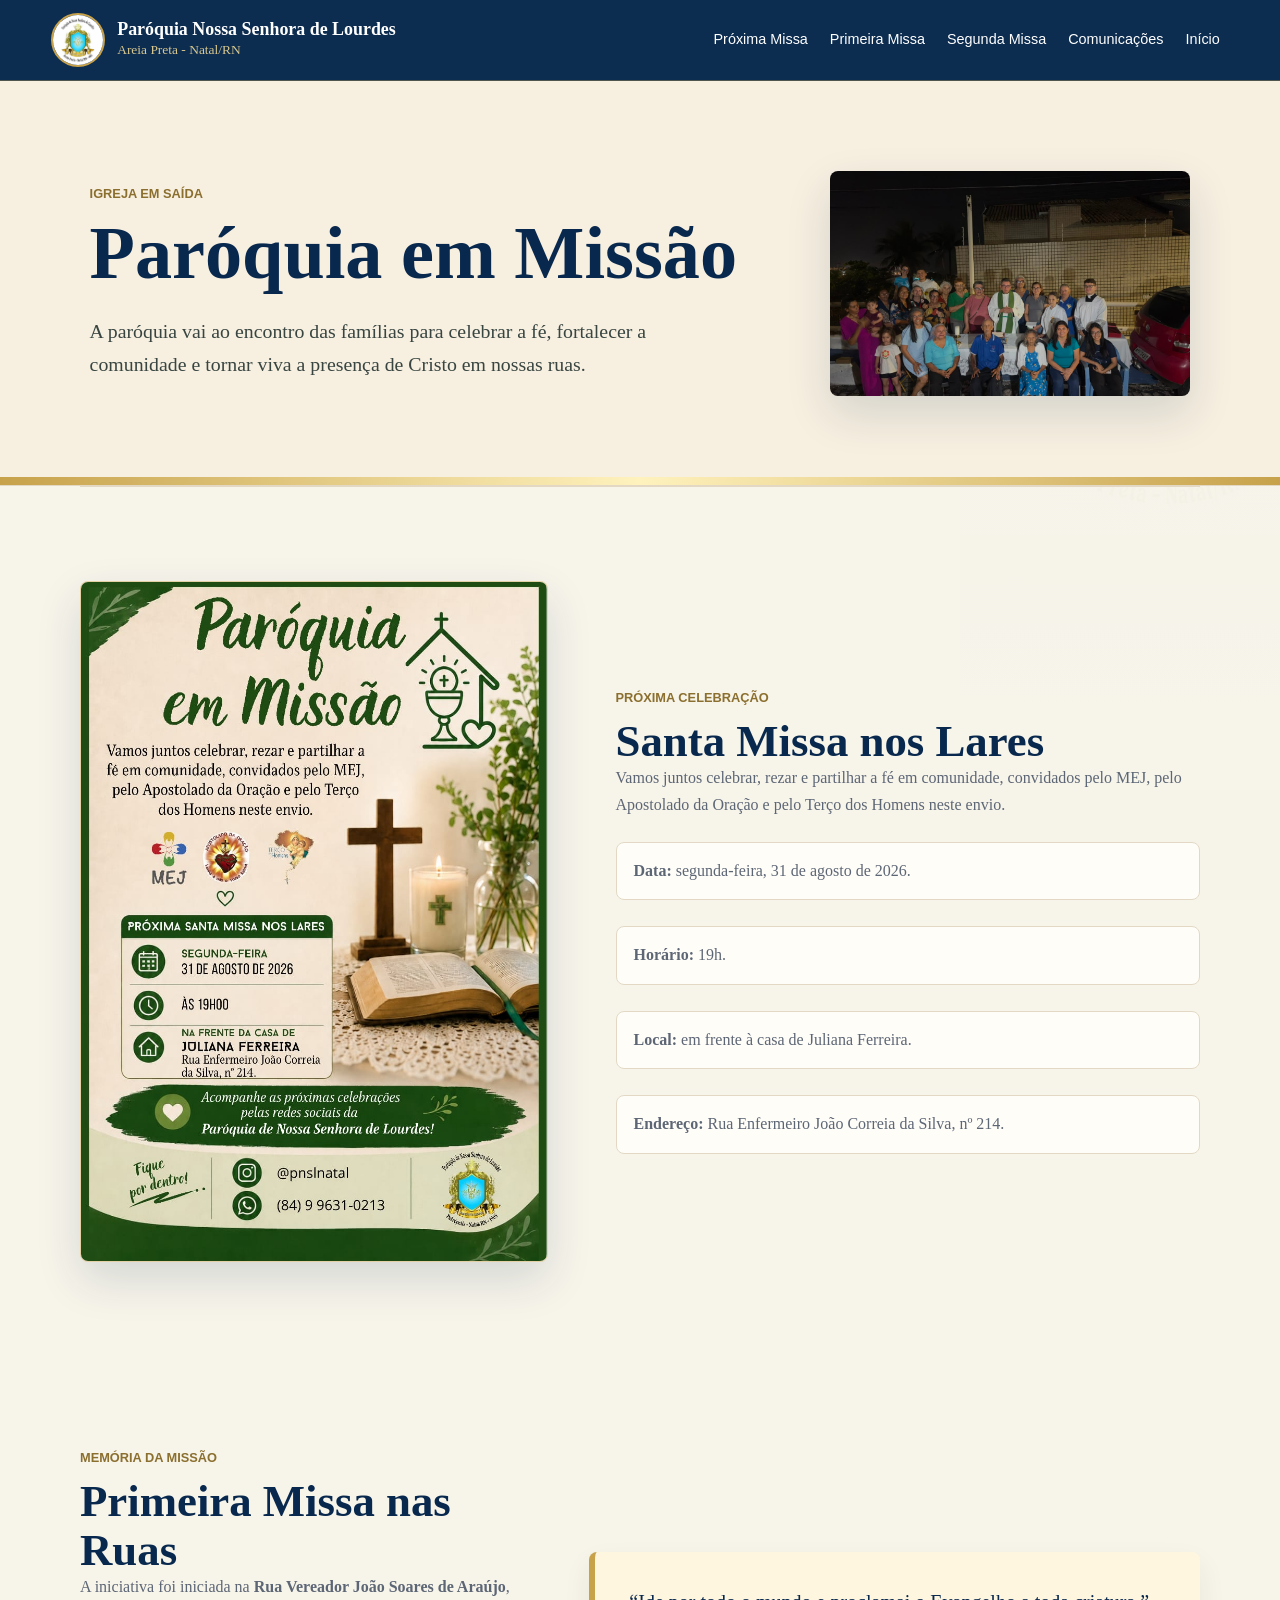
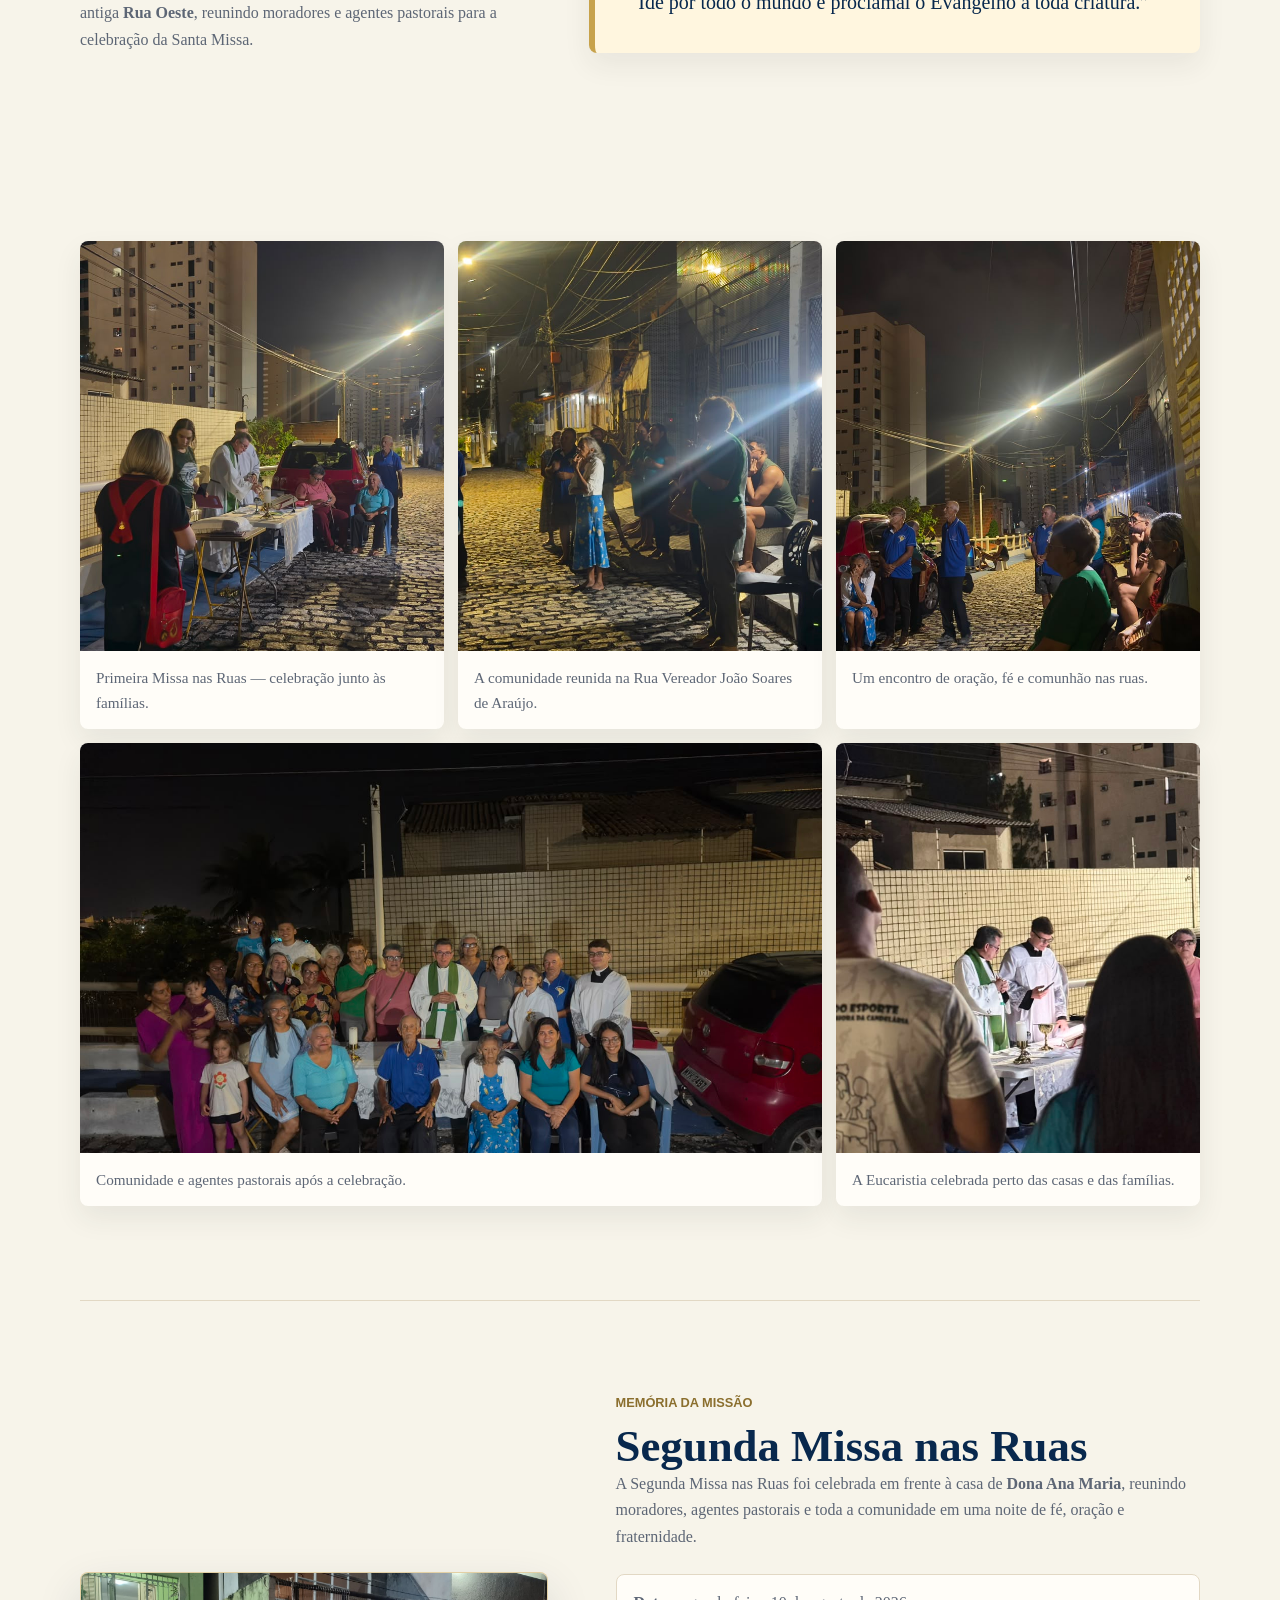
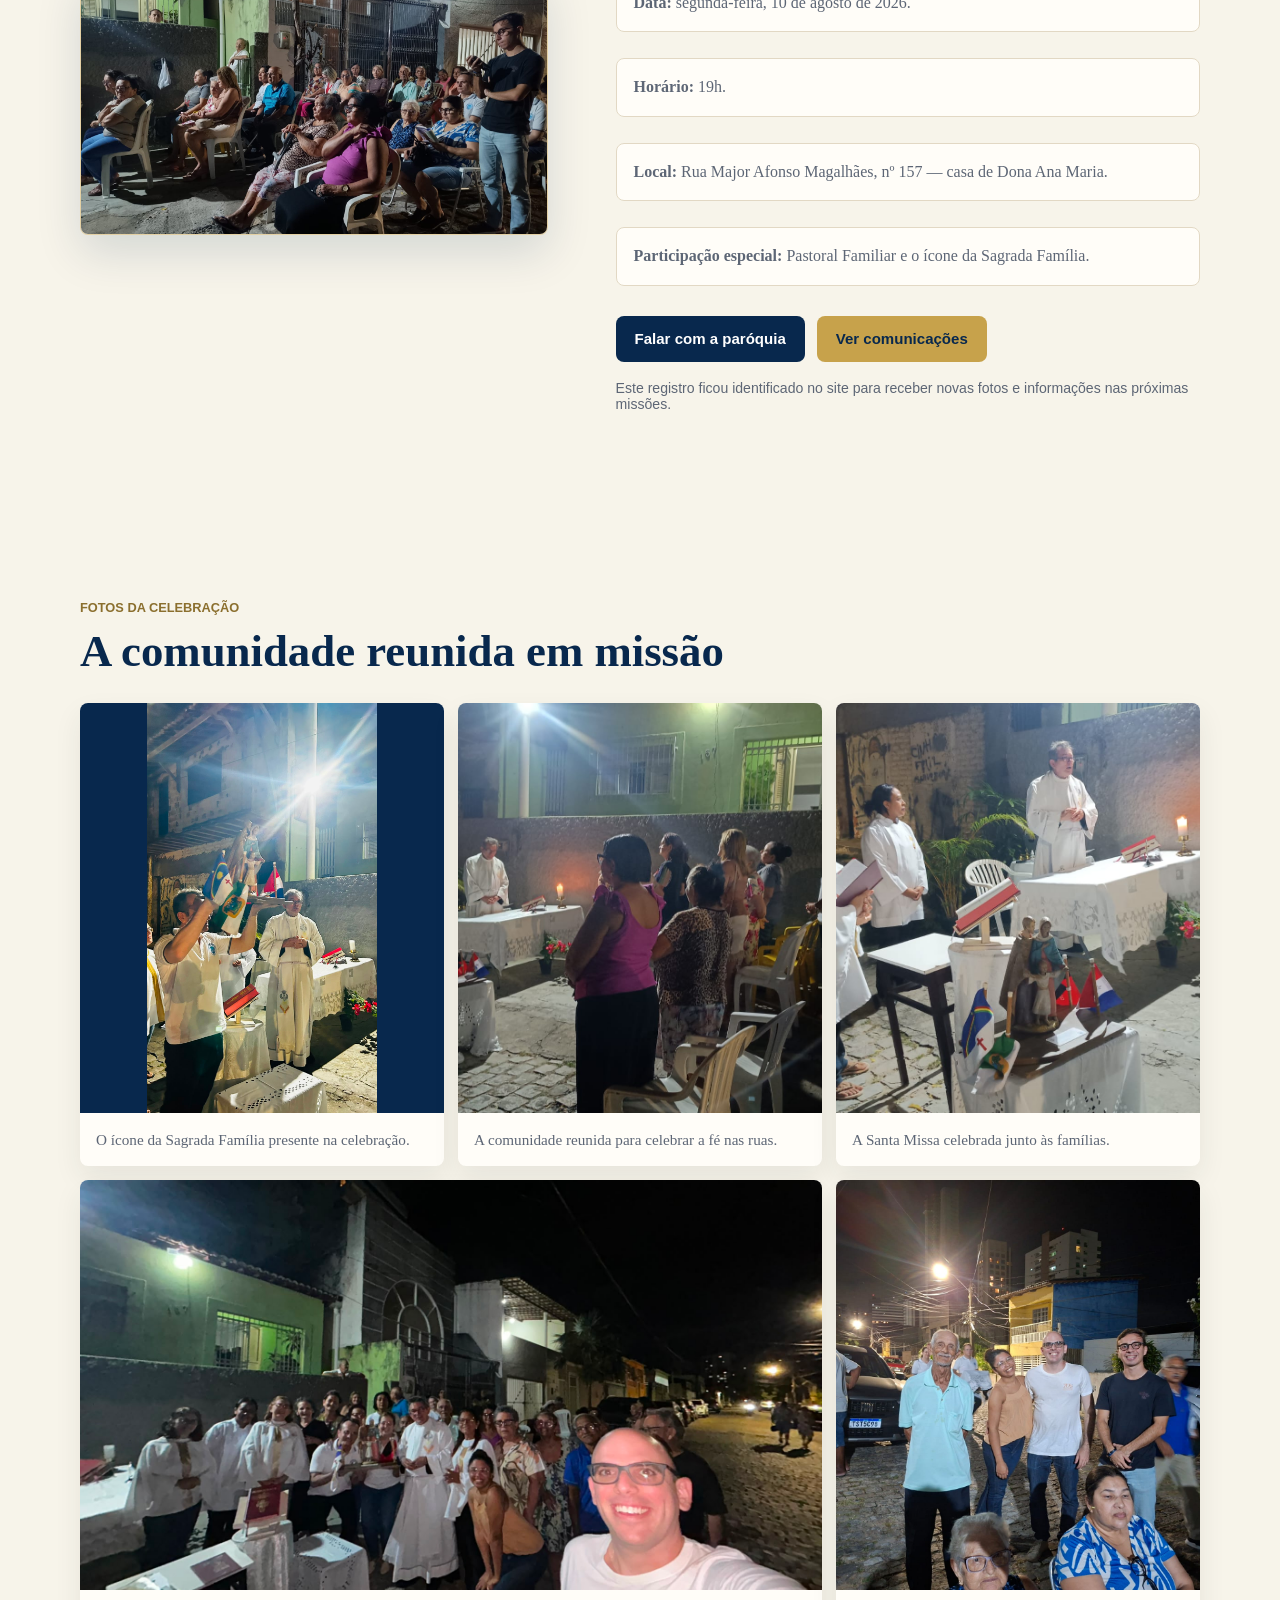
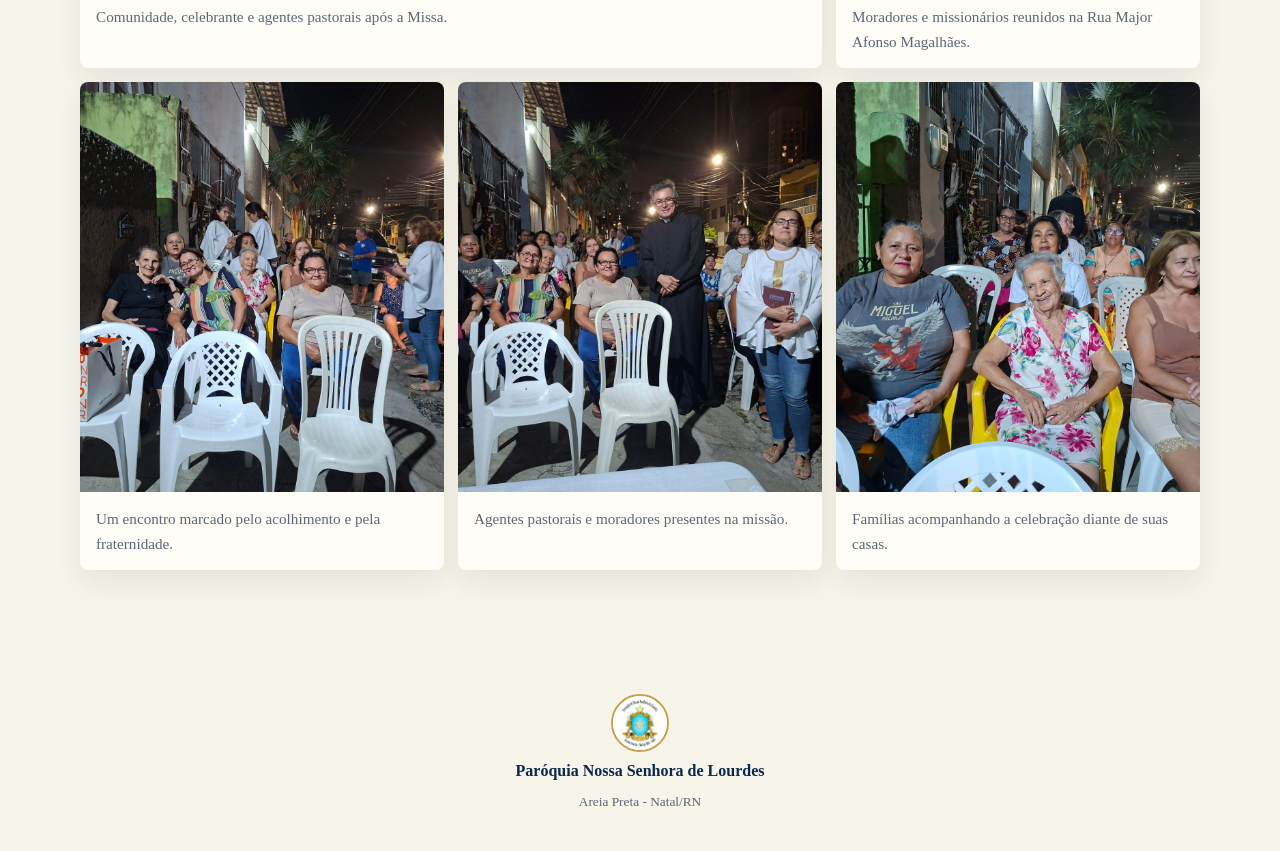
<file: paroquia-em-missao.html>
<!DOCTYPE html>
<html lang="pt-BR">
<head>
  <meta charset="UTF-8">
  <meta name="viewport" content="width=device-width, initial-scale=1.0">
  <meta name="description" content="Paróquia em Missão: Missas nas Ruas da Paróquia Nossa Senhora de Lourdes.">
  <title>Paróquia em Missão</title>
  <link rel="icon" href="assets/brasao.jpg">
  <link rel="stylesheet" href="styles.css">
</head>
<body>
  <header class="site-header">
    <a class="brand" href="index.html#inicio" aria-label="Voltar ao início">
      <img src="assets/brasao.jpg" alt="Brasão da Paróquia Nossa Senhora de Lourdes">
      <span>
        <strong>Paróquia Nossa Senhora de Lourdes</strong>
        <small>Areia Preta - Natal/RN</small>
      </span>
    </a>

    <button class="menu-toggle" type="button" aria-expanded="false" aria-controls="site-menu">
      <span class="menu-icon" aria-hidden="true"><span></span><span></span><span></span></span>
      <span>Menu</span>
    </button>

    <nav id="site-menu" class="site-menu" aria-label="Menu principal">
      <a href="#proxima-missa">Próxima Missa</a>
      <a href="#primeira-missa">Primeira Missa</a>
      <a href="#segunda-missa">Segunda Missa</a>
      <a href="comunicacoes.html">Comunicações</a>
      <a href="index.html">Início</a>
    </nav>
  </header>

  <main>
    <section class="subpage-hero mission-hero" aria-labelledby="titulo-missao">
      <div>
        <p class="eyebrow">Igreja em saída</p>
        <h1 id="titulo-missao">Paróquia em Missão</h1>
        <p class="hero-copy">
          A paróquia vai ao encontro das famílias para celebrar a fé, fortalecer a comunidade
          e tornar viva a presença de Cristo em nossas ruas.
        </p>
      </div>
      <img src="assets/missao-primeira-04.jpeg" alt="Comunidade reunida na Primeira Missa nas Ruas">
    </section>

    <!-- CONTEÚDO EDITÁVEL: próxima Santa Missa nos Lares -->
    <section id="proxima-missa" class="section mission-event" aria-labelledby="titulo-proxima-missa">
      <div class="mission-event-media">
        <img src="assets/missa-nos-lares-2026-08-31.jpeg" alt="Cartaz da Santa Missa nos Lares de 31 de agosto de 2026, às 19h, em frente à casa de Juliana Ferreira">
      </div>
      <div class="mission-event-copy">
        <p class="eyebrow">Próxima celebração</p>
        <h2 id="titulo-proxima-missa">Santa Missa nos Lares</h2>
        <p>
          Vamos juntos celebrar, rezar e partilhar a fé em comunidade, convidados pelo
          MEJ, pelo Apostolado da Oração e pelo Terço dos Homens neste envio.
        </p>
        <div class="mission-details">
          <p><strong>Data:</strong> segunda-feira, 31 de agosto de 2026.</p>
          <p><strong>Horário:</strong> 19h.</p>
          <p><strong>Local:</strong> em frente à casa de Juliana Ferreira.</p>
          <p><strong>Endereço:</strong> Rua Enfermeiro João Correia da Silva, nº 214.</p>
        </div>
      </div>
    </section>

    <!-- CONTEÚDO EDITÁVEL: Primeira Missa nas Ruas -->
    <section id="primeira-missa" class="section mission-intro" aria-labelledby="titulo-primeira-missa">
      <div class="mission-intro-copy">
        <p class="eyebrow">Memória da missão</p>
        <h2 id="titulo-primeira-missa">Primeira Missa nas Ruas</h2>
        <p>
          A iniciativa foi iniciada na <strong>Rua Vereador João Soares de Araújo</strong>,
          antiga <strong>Rua Oeste</strong>, reunindo moradores e agentes pastorais para a
          celebração da Santa Missa.
        </p>
      </div>
      <p class="mission-highlight">
        “Ide por todo o mundo e proclamai o Evangelho a toda criatura.”
      </p>
    </section>

    <section class="section" aria-label="Fotos da Primeira Missa nas Ruas">
      <div class="mission-gallery">
        <figure>
          <img src="assets/missao-primeira-01.jpeg" alt="Celebração da Primeira Missa nas Ruas">
          <figcaption>Primeira Missa nas Ruas — celebração junto às famílias.</figcaption>
        </figure>
        <figure>
          <img src="assets/missao-primeira-02.jpeg" alt="Moradores participando da Primeira Missa nas Ruas">
          <figcaption>A comunidade reunida na Rua Vereador João Soares de Araújo.</figcaption>
        </figure>
        <figure>
          <img src="assets/missao-primeira-03.jpeg" alt="Fiéis reunidos durante a Primeira Missa nas Ruas">
          <figcaption>Um encontro de oração, fé e comunhão nas ruas.</figcaption>
        </figure>
        <figure class="mission-wide">
          <img src="assets/missao-primeira-04.jpeg" alt="Foto da comunidade na Primeira Missa nas Ruas">
          <figcaption>Comunidade e agentes pastorais após a celebração.</figcaption>
        </figure>
        <figure>
          <img src="assets/missao-primeira-05.jpeg" alt="Sacerdotes celebrando a Primeira Missa nas Ruas">
          <figcaption>A Eucaristia celebrada perto das casas e das famílias.</figcaption>
        </figure>
      </div>
    </section>

    <!-- CONTEÚDO EDITÁVEL: Segunda Missa nas Ruas -->
    <section id="segunda-missa" class="section mission-event" aria-labelledby="titulo-segunda-missa">
      <div class="mission-event-media">
        <img src="assets/missao-segunda-04.jpeg" alt="Comunidade reunida na Segunda Missa nas Ruas">
      </div>
      <div class="mission-event-copy">
        <p class="eyebrow">Memória da missão</p>
        <h2 id="titulo-segunda-missa">Segunda Missa nas Ruas</h2>
        <p>
          A Segunda Missa nas Ruas foi celebrada em frente à casa de
          <strong>Dona Ana Maria</strong>, reunindo moradores, agentes pastorais e toda a
          comunidade em uma noite de fé, oração e fraternidade.
        </p>
        <div class="mission-details">
          <p><strong>Data:</strong> segunda-feira, 10 de agosto de 2026.</p>
          <p><strong>Horário:</strong> 19h.</p>
          <p><strong>Local:</strong> Rua Major Afonso Magalhães, nº 157 — casa de Dona Ana Maria.</p>
          <p><strong>Participação especial:</strong> Pastoral Familiar e o ícone da Sagrada Família.</p>
        </div>
        <div class="section-actions">
          <a class="button primary" data-link="whatsappParoquia" href="#">Falar com a paróquia</a>
          <a class="button secondary" href="comunicacoes.html">Ver comunicações</a>
        </div>
        <p class="editable-note">Este registro ficou identificado no site para receber novas fotos e informações nas próximas missões.</p>
      </div>
    </section>

    <!-- CONTEÚDO EDITÁVEL: fotos da Segunda Missa nas Ruas -->
    <section class="section" aria-labelledby="titulo-fotos-segunda-missa">
      <div class="section-heading">
        <p class="eyebrow">Fotos da celebração</p>
        <h2 id="titulo-fotos-segunda-missa">A comunidade reunida em missão</h2>
      </div>

      <div class="mission-gallery">
        <figure class="mission-portrait">
          <img src="assets/missao-segunda-01.jpeg" alt="Ícone da Sagrada Família apresentado durante a Segunda Missa nas Ruas">
          <figcaption>O ícone da Sagrada Família presente na celebração.</figcaption>
        </figure>
        <figure>
          <img src="assets/missao-segunda-02.jpeg" alt="Comunidade participando da Segunda Missa nas Ruas">
          <figcaption>A comunidade reunida para celebrar a fé nas ruas.</figcaption>
        </figure>
        <figure>
          <img src="assets/missao-segunda-03.jpeg" alt="Celebração da Segunda Missa nas Ruas diante das casas">
          <figcaption>A Santa Missa celebrada junto às famílias.</figcaption>
        </figure>
        <figure class="mission-wide">
          <img src="assets/missao-segunda-05.jpeg" alt="Foto da comunidade após a Segunda Missa nas Ruas">
          <figcaption>Comunidade, celebrante e agentes pastorais após a Missa.</figcaption>
        </figure>
        <figure>
          <img src="assets/missao-segunda-06.jpeg" alt="Moradores reunidos na Rua Major Afonso Magalhães">
          <figcaption>Moradores e missionários reunidos na Rua Major Afonso Magalhães.</figcaption>
        </figure>
        <figure>
          <img src="assets/missao-segunda-07.jpeg" alt="Fiéis reunidos antes da celebração nas ruas">
          <figcaption>Um encontro marcado pelo acolhimento e pela fraternidade.</figcaption>
        </figure>
        <figure>
          <img src="assets/missao-segunda-08.jpeg" alt="Participantes da Segunda Missa nas Ruas">
          <figcaption>Agentes pastorais e moradores presentes na missão.</figcaption>
        </figure>
        <figure>
          <img src="assets/missao-segunda-09.jpeg" alt="Famílias participando da Segunda Missa nas Ruas">
          <figcaption>Famílias acompanhando a celebração diante de suas casas.</figcaption>
        </figure>
      </div>
    </section>
  </main>

  <footer class="site-footer">
    <img src="assets/brasao.jpg" alt="">
    <p>Paróquia Nossa Senhora de Lourdes</p>
    <small>Areia Preta - Natal/RN</small>
  </footer>

  <script src="config.js"></script>
  <script src="script.js"></script>
</body>
</html>
</file>
<file: styles.css>
:root {
  --paper: #f7f4ea;
  --surface: #fffdf8;
  --ink: #172033;
  --muted: #5d6675;
  --teal: #153f6f;
  --deep-teal: #08284d;
  --gold: #c7a24b;
  --wine: #8b6f2e;
  --blue: #245f96;
  --line: #e2d8c4;
  --shadow: 0 18px 45px rgba(8, 40, 77, 0.14);
  --radius: 8px;
  font-family: Georgia, "Times New Roman", serif;
}

* {
  box-sizing: border-box;
}

html {
  scroll-behavior: smooth;
}

body {
  margin: 0;
  color: var(--ink);
  background: var(--paper);
  font-family: Georgia, "Times New Roman", serif;
  line-height: 1.65;
}

body::before {
  content: "";
  position: fixed;
  inset: 0;
  pointer-events: none;
  background-image:
    linear-gradient(rgba(247, 244, 234, 0.92), rgba(247, 244, 234, 0.96)),
    url("assets/brasao.jpg");
  background-repeat: no-repeat;
  background-position: right -100px top 115px;
  background-size: 420px auto;
  opacity: 0.22;
  z-index: -1;
}

img {
  display: block;
  max-width: 100%;
}

a {
  color: inherit;
  text-decoration: none;
}

p {
  margin: 0;
}

p + p {
  margin-top: 14px;
}

ul {
  margin: 0;
  padding: 0;
}

.site-header {
  position: sticky;
  top: 0;
  z-index: 20;
  display: flex;
  align-items: center;
  justify-content: space-between;
  gap: 22px;
  padding: 13px clamp(18px, 4vw, 54px);
  border-bottom: 1px solid rgba(199, 162, 75, 0.36);
  background: rgba(8, 40, 77, 0.98);
  backdrop-filter: blur(12px);
}

.brand {
  display: flex;
  align-items: center;
  gap: 12px;
  min-width: 0;
}

.brand img {
  width: 54px;
  height: 54px;
  flex: 0 0 auto;
  border: 2px solid var(--gold);
  border-radius: 50%;
  object-fit: cover;
  background: var(--surface);
}

.brand span {
  display: grid;
  min-width: 0;
}

.brand strong,
.brand small {
  overflow-wrap: anywhere;
}

.brand strong {
  color: #ffffff;
  font-size: clamp(0.95rem, 1.6vw, 1.12rem);
  line-height: 1.15;
}

.brand small {
  color: #d9c88f;
  font-size: 0.84rem;
}

.site-menu {
  display: flex;
  align-items: center;
  gap: 4px;
  font-family: Arial, Helvetica, sans-serif;
  font-size: 0.9rem;
}

.site-menu a {
  padding: 10px 9px;
  border-radius: var(--radius);
  color: #ffffff;
  white-space: nowrap;
}

.site-menu a:hover,
.site-menu a:focus-visible {
  background: rgba(199, 162, 75, 0.18);
  color: #f6df95;
  outline: none;
}

.menu-toggle {
  display: none;
  align-items: center;
  gap: 6px;
  border: 1px solid var(--line);
  border-radius: var(--radius);
  padding: 9px 11px;
  color: var(--deep-teal);
  background: var(--surface);
  font: 700 0.84rem Arial, Helvetica, sans-serif;
  cursor: pointer;
}

.menu-icon {
  display: grid;
  gap: 3px;
}

.menu-icon span {
  display: block;
  width: 14px;
  height: 2px;
  background: currentColor;
}

.hero,
.subpage-hero {
  position: relative;
  overflow: hidden;
  border-bottom: 1px solid var(--line);
}

.hero {
  min-height: 62svh;
  display: grid;
  align-items: center;
  padding: clamp(54px, 7vw, 90px) clamp(20px, 7vw, 92px);
}

.hero-photo {
  background:
    linear-gradient(90deg, rgba(8, 40, 77, 0.94) 0%, rgba(8, 40, 77, 0.74) 48%, rgba(8, 40, 77, 0.22) 100%),
    url("assets/igreja-fachada.jpeg") center right / cover no-repeat;
}

.hero::after,
.subpage-hero::after {
  content: "";
  position: absolute;
  left: 0;
  right: 0;
  bottom: 0;
  height: 8px;
  background: linear-gradient(90deg, var(--gold), #fff2bd, var(--gold));
}

.hero-content {
  position: relative;
  max-width: 770px;
  z-index: 2;
}

.eyebrow {
  margin-bottom: 12px;
  color: var(--wine);
  font: 700 0.8rem Arial, Helvetica, sans-serif;
  text-transform: uppercase;
  letter-spacing: 0;
}

h1,
h2,
h3 {
  margin: 0;
  line-height: 1.08;
  letter-spacing: 0;
}

h1 {
  max-width: 820px;
  color: var(--deep-teal);
  font-size: clamp(2.35rem, 5.8vw, 5.1rem);
}

h2 {
  color: var(--deep-teal);
  font-size: clamp(1.75rem, 3.5vw, 3rem);
}

h3 {
  color: var(--ink);
  font-size: 1.24rem;
}

.hero-copy {
  max-width: 650px;
  margin-top: 22px;
  color: #384541;
  font-size: clamp(1.05rem, 2vw, 1.24rem);
}

.hero .eyebrow {
  color: #f4d889;
}

.hero h1,
.hero .hero-copy {
  color: #ffffff;
}

.hero-actions,
.section-actions,
.contact-actions {
  display: flex;
  flex-wrap: wrap;
  gap: 12px;
  margin-top: 30px;
}

.button {
  display: inline-flex;
  align-items: center;
  justify-content: center;
  gap: 10px;
  min-height: 46px;
  padding: 12px 18px;
  border: 1px solid transparent;
  border-radius: var(--radius);
  font: 700 0.94rem Arial, Helvetica, sans-serif;
  transition: transform 160ms ease, box-shadow 160ms ease, background 160ms ease;
}

.button svg {
  width: 19px;
  height: 19px;
  flex: 0 0 auto;
  fill: currentColor;
}

.button:hover,
.button:focus-visible {
  transform: translateY(-1px);
  box-shadow: 0 10px 20px rgba(36, 48, 45, 0.14);
  outline: none;
}

.button.primary {
  color: #ffffff;
  background: var(--deep-teal);
}

.button.secondary {
  color: var(--deep-teal);
  background: var(--gold);
}

.button.ghost {
  color: var(--deep-teal);
  border-color: var(--gold);
  background: rgba(255, 253, 248, 0.86);
}

.button[aria-disabled="true"] {
  cursor: default;
}

.button[aria-disabled="true"]:hover {
  transform: none;
  box-shadow: none;
}

.section {
  width: min(1120px, calc(100% - 36px));
  margin: 0 auto;
  padding: clamp(58px, 8vw, 94px) 0;
}

.section-heading {
  max-width: 780px;
  margin-bottom: 28px;
}

.quick-section {
  display: grid;
  grid-template-columns: repeat(3, minmax(0, 1fr));
  gap: 14px;
  padding-top: 22px;
  padding-bottom: 0;
}

.quick-section article,
.schedule-card,
.feature-card,
.prayer-document,
.side-panel {
  border: 1px solid var(--line);
  border-radius: var(--radius);
  background: rgba(255, 253, 248, 0.94);
  box-shadow: 0 12px 28px rgba(36, 48, 45, 0.07);
}

.quick-section article {
  padding: 18px;
}

.quick-section strong,
.quick-section span {
  display: block;
}

.quick-section strong {
  color: var(--deep-teal);
  font-family: Arial, Helvetica, sans-serif;
}

.quick-section span {
  margin-top: 4px;
  color: var(--muted);
}

.schedule-grid {
  display: grid;
  grid-template-columns: repeat(4, minmax(0, 1fr));
  gap: 14px;
}

.schedule-card {
  min-height: 210px;
  padding: 22px;
}

.schedule-card.featured {
  grid-column: span 2;
  color: #ffffff;
  background:
    linear-gradient(135deg, rgba(8, 40, 77, 0.96), rgba(21, 63, 111, 0.92)),
    var(--deep-teal);
}

.schedule-card.featured h3,
.schedule-card.featured .eyebrow,
.schedule-card.featured li {
  color: #ffffff;
}

.schedule-card.wide {
  grid-column: span 2;
  border-color: rgba(184, 138, 44, 0.58);
  background: #fff6df;
}

.clean-list {
  display: grid;
  gap: 8px;
  margin-top: 16px;
  list-style: none;
}

.clean-list li {
  color: #4d5a56;
}

.profile-section {
  display: grid;
  grid-template-columns: minmax(260px, 0.72fr) minmax(0, 1.15fr);
  align-items: center;
  gap: clamp(28px, 5vw, 62px);
}

.profile-media img {
  width: 100%;
  aspect-ratio: 4 / 3;
  border-radius: var(--radius);
  object-fit: cover;
  box-shadow: var(--shadow);
}

.profile-copy p,
.story-copy p,
.article-body p,
.prayer-document p {
  color: #4d5a56;
}

blockquote {
  margin: 24px 0 0;
  padding: 18px 22px;
  border-left: 5px solid var(--gold);
  border-radius: var(--radius);
  color: var(--deep-teal);
  background: #fff6df;
  font-size: 1.08rem;
}

.story-grid {
  display: grid;
  grid-template-columns: minmax(0, 1fr) minmax(300px, 0.72fr);
  gap: clamp(26px, 5vw, 58px);
  align-items: start;
}

.timeline {
  display: grid;
  gap: 12px;
}

.timeline article {
  display: grid;
  grid-template-columns: 70px 1fr;
  gap: 14px;
  padding: 16px;
  border-left: 5px solid var(--blue);
  border-radius: var(--radius);
  background: var(--surface);
  box-shadow: 0 10px 24px rgba(36, 48, 45, 0.06);
}

.timeline span {
  color: var(--wine);
  font: 700 0.95rem Arial, Helvetica, sans-serif;
}

.timeline p {
  color: var(--muted);
}

.gallery-grid {
  display: grid;
  grid-template-columns: 1.2fr 0.8fr 0.8fr;
  gap: 14px;
}

.gallery-grid figure {
  min-width: 0;
  margin: 0;
  overflow: hidden;
  border-radius: var(--radius);
  background: var(--surface);
  box-shadow: 0 12px 28px rgba(36, 48, 45, 0.08);
}

.gallery-grid img {
  width: 100%;
  height: 280px;
  object-fit: cover;
}

.gallery-grid .gallery-large {
  grid-row: span 2;
}

.gallery-grid .gallery-large img {
  height: 574px;
}

.gallery-grid figcaption {
  padding: 12px 14px;
  color: var(--muted);
  font-size: 0.95rem;
}

.access-grid {
  display: grid;
  grid-template-columns: repeat(auto-fit, minmax(210px, 1fr));
  gap: 16px;
}

.feature-card {
  min-height: 270px;
  padding: 24px;
}

.feature-card p {
  margin-top: 14px;
  color: var(--muted);
}

.feature-mark {
  display: inline-flex;
  margin-bottom: 26px;
  color: var(--gold);
  font: 700 0.86rem Arial, Helvetica, sans-serif;
}

.text-link {
  display: inline-flex;
  margin-top: 18px;
  color: var(--deep-teal);
  font: 700 0.95rem Arial, Helvetica, sans-serif;
  text-decoration: underline;
  text-underline-offset: 4px;
}

.contact-section {
  padding-top: 34px;
}

.contact-panel {
  display: grid;
  grid-template-columns: minmax(0, 1fr) auto;
  align-items: center;
  gap: 24px;
  border-radius: var(--radius);
  padding: clamp(24px, 5vw, 42px);
  color: #ffffff;
  background:
    linear-gradient(90deg, rgba(8, 40, 77, 0.98), rgba(21, 63, 111, 0.94)),
    var(--deep-teal);
  box-shadow: var(--shadow);
}

.contact-panel h2,
.contact-panel .eyebrow,
.contact-panel p {
  color: #ffffff;
}

.contact-panel .button.ghost {
  color: #ffffff;
  border-color: rgba(255, 255, 255, 0.72);
  background: rgba(255, 255, 255, 0.08);
}

.contact-panel .button.primary {
  color: var(--deep-teal);
  background: #ffffff;
}

.contact-panel .button.secondary {
  background: #b88a2c;
}

.tithe-section {
  display: grid;
  grid-template-columns: minmax(0, 0.9fr) minmax(280px, 0.8fr);
  align-items: center;
  gap: clamp(24px, 5vw, 58px);
  border-top: 1px solid var(--line);
}

.tithe-copy p {
  margin-top: 14px;
  color: var(--muted);
}

.tithe-media {
  overflow: hidden;
  border: 1px solid rgba(199, 162, 75, 0.42);
  border-radius: var(--radius);
  background: #ffffff;
  box-shadow: var(--shadow);
}

.tithe-media img {
  width: 100%;
  aspect-ratio: 16 / 9;
  object-fit: contain;
  padding: 18px;
  background: #ffffff;
}

.contact-actions {
  justify-content: flex-end;
  margin-top: 0;
}

.subpage-hero {
  display: grid;
  grid-template-columns: minmax(0, 1fr) minmax(220px, 360px);
  align-items: center;
  gap: clamp(28px, 6vw, 74px);
  padding: clamp(42px, 7vw, 90px) clamp(20px, 7vw, 92px);
  background: #f7efe0;
}

.subpage-hero img {
  width: 100%;
  max-height: 430px;
  border-radius: var(--radius);
  object-fit: cover;
  box-shadow: var(--shadow);
}

.saint-hero img {
  aspect-ratio: 3 / 4;
  object-position: center top;
}

.prayer-hero img {
  aspect-ratio: 4 / 3;
}

.communications-hero img {
  aspect-ratio: 3 / 4;
  object-position: center top;
}

.mission-hero img {
  aspect-ratio: 16 / 10;
  object-position: center;
}

.article-section {
  display: grid;
  grid-template-columns: minmax(0, 1fr) minmax(260px, 330px);
  align-items: start;
  gap: clamp(28px, 5vw, 54px);
}

.article-body {
  max-width: 800px;
}

.article-body h2,
.prayer-document h2 {
  margin-top: 30px;
  font-size: clamp(1.55rem, 3vw, 2.35rem);
}

.article-body h2:first-child,
.prayer-document h2:first-child {
  margin-top: 0;
}

.article-body h3,
.prayer-document h3 {
  margin-top: 24px;
  color: var(--deep-teal);
}

.badge-list {
  display: flex;
  flex-wrap: wrap;
  gap: 8px;
  margin: 18px 0 4px;
}

.badge-list li {
  padding: 7px 10px;
  border: 1px solid var(--line);
  border-radius: var(--radius);
  color: var(--deep-teal);
  background: var(--surface);
  font: 700 0.88rem Arial, Helvetica, sans-serif;
}

.side-panel {
  position: sticky;
  top: 98px;
  padding: 18px;
}

.side-panel img {
  width: 100%;
  aspect-ratio: 4 / 3;
  border-radius: var(--radius);
  object-fit: cover;
  margin-bottom: 18px;
}

.side-panel p {
  color: var(--muted);
}

.side-panel .button {
  width: 100%;
  margin-top: 18px;
}

.prayer-reader {
  display: grid;
  grid-template-columns: 260px minmax(0, 1fr);
  align-items: start;
  gap: 22px;
}

.prayer-nav {
  position: sticky;
  top: 98px;
  display: grid;
  gap: 8px;
  padding: 12px;
  border: 1px solid var(--line);
  border-radius: var(--radius);
  background: var(--surface);
  box-shadow: 0 12px 28px rgba(36, 48, 45, 0.07);
}

.prayer-nav a {
  padding: 11px 12px;
  border-radius: var(--radius);
  color: var(--deep-teal);
  font: 700 0.9rem Arial, Helvetica, sans-serif;
}

.prayer-nav a:hover,
.prayer-nav a:focus-visible {
  background: #e9f3f2;
  outline: none;
}

.prayer-document {
  padding: clamp(22px, 4vw, 34px);
  scroll-margin-top: 110px;
}

.prayer-document + .prayer-document {
  margin-top: 18px;
}

.prayer-document .note {
  margin-top: 18px;
  padding: 14px 16px;
  border-radius: var(--radius);
  color: var(--deep-teal);
  background: #fff6df;
}

.communication-reader {
  display: grid;
  grid-template-columns: 260px minmax(0, 1fr);
  align-items: start;
  gap: 22px;
}

.communication-nav {
  position: sticky;
  top: 98px;
  display: grid;
  gap: 8px;
  padding: 12px;
  border: 1px solid var(--line);
  border-radius: var(--radius);
  background: var(--surface);
  box-shadow: 0 12px 28px rgba(36, 48, 45, 0.07);
}

.communication-nav a {
  padding: 11px 12px;
  border-radius: var(--radius);
  color: var(--deep-teal);
  font: 700 0.9rem Arial, Helvetica, sans-serif;
}

.communication-nav a:hover,
.communication-nav a:focus-visible {
  background: #e9f3f2;
  outline: none;
}

.communication-documents {
  min-width: 0;
}

.communication-document,
.communication-mini-card {
  border: 1px solid var(--line);
  border-radius: var(--radius);
  background: rgba(255, 253, 248, 0.96);
  box-shadow: 0 12px 28px rgba(36, 48, 45, 0.07);
}

.communication-document {
  padding: clamp(22px, 4vw, 34px);
  scroll-margin-top: 110px;
}

.communication-document + .communication-document,
.communication-document + .fixed-communications-grid,
.fixed-communications-grid + .communication-document {
  margin-top: 18px;
}

.communication-document.with-poster {
  display: grid;
  grid-template-columns: minmax(0, 1fr) minmax(220px, 320px);
  align-items: start;
  gap: 22px;
}

.communication-document.with-poster img {
  width: 100%;
  border: 1px solid rgba(199, 162, 75, 0.42);
  border-radius: var(--radius);
  object-fit: cover;
  object-position: top center;
  box-shadow: 0 10px 22px rgba(36, 48, 45, 0.08);
}

.communication-list {
  margin-top: 16px;
}

.communication-list li {
  padding-left: 0;
  color: #4d5a56;
}

.fixed-communications-grid {
  display: grid;
  grid-template-columns: repeat(3, minmax(0, 1fr));
  gap: 14px;
}

.communication-mini-card {
  padding: 20px;
}

.communication-mini-card h3 {
  margin-bottom: 12px;
  color: var(--deep-teal);
}

.text-announcement {
  border-color: rgba(199, 162, 75, 0.72);
  background:
    linear-gradient(135deg, rgba(255, 246, 223, 0.96), rgba(255, 253, 248, 0.98));
}

.inline-link {
  color: var(--deep-teal);
  font-weight: 700;
  text-decoration: underline;
  text-underline-offset: 3px;
}

.mission-intro {
  display: grid;
  grid-template-columns: minmax(0, 0.85fr) minmax(280px, 1.15fr);
  align-items: end;
  gap: clamp(26px, 5vw, 58px);
}

.mission-intro-copy p:not(.eyebrow),
.mission-event-copy p:not(.eyebrow) {
  color: var(--muted);
}

.mission-highlight {
  padding: clamp(22px, 4vw, 34px);
  border-left: 6px solid var(--gold);
  border-radius: var(--radius);
  color: var(--deep-teal);
  background: #fff6df;
  box-shadow: 0 12px 28px rgba(36, 48, 45, 0.07);
  font-size: clamp(1.05rem, 2vw, 1.25rem);
}

.mission-gallery {
  display: grid;
  grid-template-columns: repeat(3, minmax(0, 1fr));
  gap: 14px;
}

.mission-gallery figure {
  min-width: 0;
  margin: 0;
  overflow: hidden;
  border-radius: var(--radius);
  background: var(--surface);
  box-shadow: 0 12px 28px rgba(36, 48, 45, 0.08);
}

.mission-gallery img {
  width: 100%;
  height: 410px;
  object-fit: cover;
}

.mission-gallery .mission-wide {
  grid-column: span 2;
}

.mission-gallery .mission-wide img {
  object-position: center;
}

.mission-gallery .mission-portrait img {
  object-fit: contain;
  background: var(--deep-teal);
}

.mission-gallery figcaption {
  padding: 14px 16px;
  color: var(--muted);
  font-size: 0.95rem;
}

.mission-event {
  display: grid;
  grid-template-columns: minmax(280px, 0.8fr) minmax(0, 1fr);
  align-items: center;
  gap: clamp(28px, 6vw, 68px);
  border-top: 1px solid var(--line);
}

.mission-event-media {
  overflow: hidden;
  border: 1px solid rgba(199, 162, 75, 0.5);
  border-radius: var(--radius);
  background: #ffffff;
  box-shadow: var(--shadow);
}

.mission-event-media img {
  width: 100%;
}

.mission-details {
  display: grid;
  gap: 12px;
  margin-top: 24px;
}

.mission-details p {
  padding: 15px 17px;
  border: 1px solid var(--line);
  border-radius: var(--radius);
  background: var(--surface);
}

.editable-note {
  margin-top: 18px;
  color: var(--muted);
  font: 0.88rem Arial, Helvetica, sans-serif;
}

.site-footer {
  display: grid;
  justify-items: center;
  gap: 6px;
  padding: 30px 20px 38px;
  color: var(--muted);
  text-align: center;
}

.site-footer img {
  width: 58px;
  height: 58px;
  border: 2px solid var(--gold);
  border-radius: 50%;
  object-fit: cover;
  background: var(--surface);
}

.site-footer p {
  color: var(--deep-teal);
  font-weight: 700;
}

@media (max-width: 1080px) {
  .site-menu {
    font-size: 0.84rem;
  }

  .site-menu a {
    padding-inline: 7px;
  }

  .schedule-grid {
    grid-template-columns: repeat(2, minmax(0, 1fr));
  }
}

@media (max-width: 900px) {
  .site-header {
    align-items: flex-start;
  }

  .menu-toggle {
    display: inline-flex;
  }

  .site-menu {
    position: absolute;
    left: 18px;
    right: 18px;
    top: calc(100% + 8px);
    display: none;
    flex-direction: column;
    align-items: stretch;
    padding: 10px;
    border: 1px solid var(--line);
    border-radius: var(--radius);
    background: var(--surface);
    box-shadow: var(--shadow);
  }

  .site-menu.is-open {
    display: flex;
  }

  .site-menu a {
    padding: 12px;
    color: var(--deep-teal);
    white-space: normal;
  }

  .quick-section,
  .profile-section,
  .story-grid,
  .access-grid,
  .tithe-section,
  .contact-panel,
  .subpage-hero,
  .article-section,
  .prayer-reader,
  .communication-reader,
  .communication-document.with-poster,
  .mission-intro,
  .mission-event {
    grid-template-columns: 1fr;
  }

  .contact-actions {
    justify-content: flex-start;
  }

  .gallery-grid {
    grid-template-columns: 1fr 1fr;
  }

  .gallery-grid .gallery-large {
    grid-column: 1 / -1;
    grid-row: auto;
  }

  .gallery-grid .gallery-large img,
  .gallery-grid img {
    height: 320px;
  }

  .side-panel,
  .prayer-nav,
  .communication-nav {
    position: static;
  }

  .fixed-communications-grid {
    grid-template-columns: 1fr;
  }

  .mission-gallery {
    grid-template-columns: 1fr 1fr;
  }
}

@media (max-width: 620px) {
  body::before {
    background-position: center top 90px;
    background-size: 300px auto;
  }

  .site-header {
    padding: 12px 14px;
    gap: 10px;
  }

  .brand img {
    width: 46px;
    height: 46px;
  }

  .brand small {
    display: none;
  }

  .menu-toggle {
    min-width: 82px;
  }

  .hero {
    min-height: 68svh;
    padding: 48px 18px 60px;
  }

  .hero-photo {
    background:
      linear-gradient(rgba(8, 40, 77, 0.86), rgba(8, 40, 77, 0.78)),
      url("assets/igreja-fachada.jpeg") center top / cover no-repeat;
  }

  .hero-actions,
  .contact-actions,
  .section-actions {
    display: grid;
  }

  .button {
    width: 100%;
    min-height: 50px;
    padding-inline: 14px;
  }

  .section {
    width: min(100% - 28px, 1120px);
  }

  .schedule-grid,
  .gallery-grid,
  .mission-gallery {
    grid-template-columns: 1fr;
  }

  .mission-gallery .mission-wide {
    grid-column: auto;
  }

  .mission-gallery img {
    height: 340px;
  }

  .schedule-card.featured,
  .schedule-card.wide {
    grid-column: auto;
  }

  .gallery-grid .gallery-large img,
  .gallery-grid img {
    height: 280px;
  }

  .subpage-hero {
    padding: 40px 18px 56px;
  }

  .subpage-hero img {
    max-height: 330px;
  }

  .timeline article {
    grid-template-columns: 1fr;
  }

  .quick-section article,
  .schedule-card,
  .feature-card,
  .prayer-document {
    padding: 20px;
  }
}
</file>
